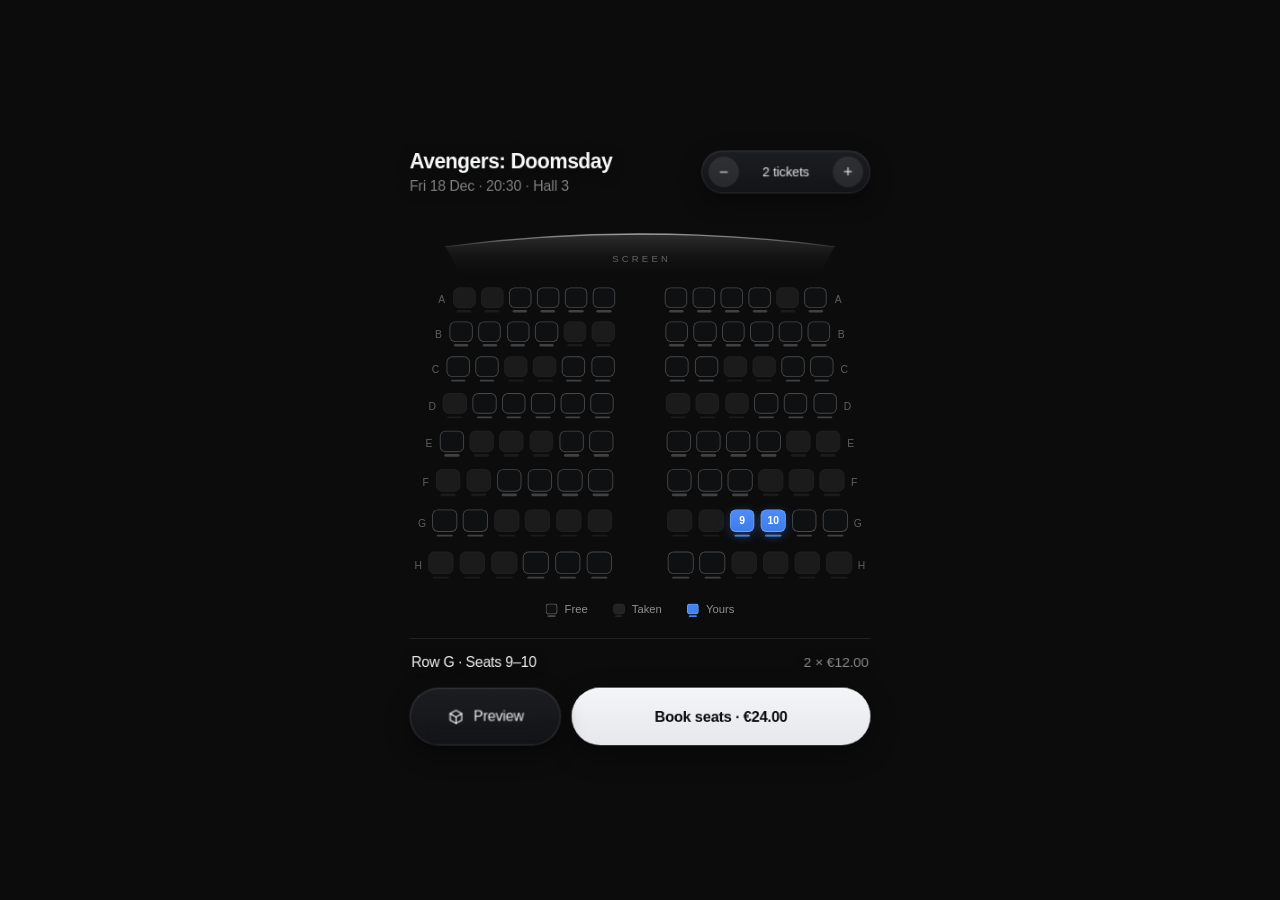
<file: cimine-chose-neon/index.html>
<!DOCTYPE html>
<html lang="en">
<head>
<meta charset="UTF-8" />
<meta name="viewport" content="width=device-width, initial-scale=1.0, maximum-scale=1.0, user-scalable=no, viewport-fit=cover" />
<meta name="theme-color" content="#0C0C0C" />
<meta name="apple-mobile-web-app-capable" content="yes" />
<meta name="apple-mobile-web-app-status-bar-style" content="black-translucent" />
<title>Cimine chose-neon — Avengers: Doomsday</title>
<style>
  *, *::before, *::after {
    box-sizing: border-box;
    margin: 0;
    padding: 0;
    user-select: none;
    -webkit-user-select: none;
  }

  html, body {
    width: 100%;
    height: 100%;
    overflow: hidden;
    background: #0C0C0C;
    color: #FFFFFF;
    font-family: 'Inter', -apple-system, BlinkMacSystemFont, 'Segoe UI', Roboto, Helvetica, Arial, sans-serif;
    -webkit-font-smoothing: antialiased;
    -moz-osx-font-smoothing: grayscale;
    touch-action: none;
  }

  /* Fullscreen WebGL canvas */
  #gl-canvas {
    position: fixed;
    inset: 0;
    width: 100vw;
    height: 100vh;
    display: block;
    z-index: 1;
    background: #0C0C0C;
  }

  /* Blackout veil that reveals the 3D theater during 0.0-0.8s */
  #theater-veil {
    position: fixed;
    inset: 0;
    background: #0C0C0C;
    z-index: 2;
    pointer-events: none;
    opacity: 1;
    will-change: opacity;
  }

  /* Look-around drag capture layer (active only in SEATED mode) */
  #look-layer {
    position: fixed;
    inset: 0;
    z-index: 3;
    pointer-events: none;
    cursor: grab;
  }
  #look-layer.active {
    pointer-events: auto;
  }
  #look-layer.dragging {
    cursor: grabbing;
  }

  /* 1000x1000 scaled design stage for the 2D seat map */
  #map-stage {
    position: fixed;
    width: 1000px;
    height: 1000px;
    left: 0;
    top: 0;
    transform-origin: 0 0;
    z-index: 5;
    pointer-events: none;
  }

  /* Screen arc + subtle glow + SCREEN label */
  #screen-arc-group {
    position: absolute;
    left: 0;
    top: 0;
    width: 1000px;
    height: 1000px;
    pointer-events: none;
    will-change: opacity;
  }

  #screen-label {
    position: absolute;
    left: 500px;
    top: 281px;
    transform: translateX(-50%);
    font-size: 10.5px;
    font-weight: 500;
    letter-spacing: 0.34em;
    text-indent: 0.34em;
    color: rgba(255, 255, 255, 0.34);
    pointer-events: none;
  }

  /* Seat grid layers inside 1000x1000 stage */
  #seats-layer {
    position: absolute;
    inset: 0;
    pointer-events: none;
  }

  #seats-static-layer,
  #seats-selected-layer,
  #seats-ghost-layer,
  #seats-drag-layer {
    position: absolute;
    inset: 0;
    pointer-events: none;
    will-change: opacity;
  }

  .row-label {
    position: absolute;
    transform: translate(-50%, -50%);
    font-size: 11.5px;
    font-weight: 500;
    color: rgba(255, 255, 255, 0.34);
    letter-spacing: 0.02em;
    pointer-events: none;
    width: 18px;
    text-align: center;
  }

  /* Individual seat unit: rounded square backrest + independent bottom short line */
  .seat-node {
    position: absolute;
    transform: translate(-50%, -50%);
    display: flex;
    flex-direction: column;
    align-items: center;
    justify-content: center;
    pointer-events: auto;
  }

  .seat-back {
    width: var(--sw, 27px);
    height: var(--sh, 24px);
    border-radius: 6.5px;
    display: flex;
    align-items: center;
    justify-content: center;
    font-size: 11.5px;
    font-weight: 600;
    line-height: 1;
    transition: background-color 0.16s ease, border-color 0.16s ease, box-shadow 0.16s ease, transform 0.14s ease;
    position: relative;
  }

  .seat-bar {
    width: calc(var(--sw, 27px) * 0.64);
    height: 2.5px;
    border-radius: 2px;
    margin-top: 2.5px;
    transition: background-color 0.16s ease, opacity 0.16s ease;
  }

  /* Free seat */
  .seat-node.free {
    cursor: pointer;
  }
  .seat-node.free .seat-back {
    background: #0F1012;
    border: 1.2px solid rgba(255, 255, 255, 0.24);
    color: transparent;
  }
  .seat-node.free .seat-bar {
    background: rgba(255, 255, 255, 0.22);
  }
  .seat-node.free:hover .seat-back {
    border-color: rgba(255, 255, 255, 0.48);
    background: #16181D;
  }
  .seat-node.free:hover .seat-bar {
    background: rgba(255, 255, 255, 0.42);
  }

  /* Taken seat */
  .seat-node.taken {
    cursor: default;
    pointer-events: none;
  }
  .seat-node.taken .seat-back {
    background: #1B1B1B;
    border: 1.2px solid #222224;
    color: transparent;
  }
  .seat-node.taken .seat-bar {
    background: #1B1B1B;
  }

  /* Selected seat (Yours) */
  .seat-node.selected {
    cursor: grab;
    z-index: 4;
    touch-action: none;
  }
  .seat-node.selected::before {
    content: '';
    position: absolute;
    inset: -7px;
  }
  .seat-node.selected:active {
    cursor: grabbing;
  }
  .seat-node.selected .seat-back {
    background: linear-gradient(180deg, #4D8CF7 0%, #3E7CEB 100%);
    border: 1.2px solid rgba(135, 184, 255, 0.55);
    color: #FFFFFF;
    box-shadow: 0 3px 12px rgba(65, 129, 240, 0.34);
  }
  .seat-node.selected .seat-bar {
    background: #4181F0;
    box-shadow: 0 0 8px rgba(65, 129, 240, 0.45);
  }
  .seat-node.selected:hover .seat-back {
    background: linear-gradient(180deg, #5895FA 0%, #4483F2 100%);
    box-shadow: 0 4px 16px rgba(65, 129, 240, 0.48);
  }

  /* Candidate target hollow blue outline while dragging */
  .seat-node.ghost {
    pointer-events: none;
    z-index: 3;
  }
  .seat-node.ghost .seat-back {
    background: rgba(65, 129, 240, 0.08);
    border: 1.5px solid #4181F0;
    color: transparent;
    box-shadow: 0 0 12px rgba(65, 129, 240, 0.25);
  }
  .seat-node.ghost .seat-bar {
    background: rgba(65, 129, 240, 0.72);
  }

  /* Lifted floating blue seats during drag */
  .drag-cluster {
    position: absolute;
    left: 0;
    top: 0;
    pointer-events: none;
    z-index: 20;
    will-change: transform;
  }
  .drag-cluster .seat-node.lifted {
    pointer-events: none;
  }
  .drag-cluster .seat-node.lifted .seat-back {
    background: linear-gradient(180deg, #5695FA 0%, #3E7EEB 100%);
    border: 1.3px solid rgba(168, 204, 255, 0.78);
    color: #FFFFFF;
    box-shadow: 0 12px 26px rgba(0, 0, 0, 0.65), 0 4px 18px rgba(65, 129, 240, 0.50);
  }
  .drag-cluster .seat-node.lifted .seat-bar {
    background: #4F8EF7;
    box-shadow: 0 4px 12px rgba(65, 129, 240, 0.55);
  }

  /* Floating white candidate tooltip pill above cursor (~25px) */
  #drag-tooltip {
    position: fixed;
    left: 0;
    top: 0;
    z-index: 40;
    pointer-events: none;
    padding: 5px 11px;
    border-radius: 999px;
    background: #F4F5F7;
    color: #0C0C0C;
    font-size: 12px;
    font-weight: 600;
    letter-spacing: -0.01em;
    white-space: nowrap;
    box-shadow: 0 8px 22px rgba(0, 0, 0, 0.58), 0 1px 2px rgba(0, 0, 0, 0.25);
    opacity: 0;
    transform-origin: 50% 100%;
    transform: translate(-50%, -100%) scale(calc(var(--tip-scale, 1) * 0.92));
    transition: opacity 0.14s ease, transform 0.14s ease;
    will-change: left, top, opacity, transform;
  }
  #drag-tooltip.visible {
    opacity: 1;
    transform: translate(-50%, -100%) scale(var(--tip-scale, 1));
  }

  /* Legend at y=678 */
  #legend-row {
    position: absolute;
    left: 500px;
    top: 678px;
    transform: translate(-50%, -50%);
    display: flex;
    align-items: center;
    gap: 28px;
    pointer-events: none;
    will-change: opacity;
  }
  .legend-item {
    display: flex;
    align-items: center;
    gap: 8px;
    font-size: 12.5px;
    font-weight: 500;
    color: rgba(255, 255, 255, 0.54);
  }
  .legend-icon {
    display: flex;
    flex-direction: column;
    align-items: center;
  }
  .legend-icon .lb {
    width: 13px;
    height: 11.5px;
    border-radius: 3.5px;
  }
  .legend-icon .ll {
    width: 8.5px;
    height: 1.8px;
    border-radius: 1px;
    margin-top: 1.5px;
  }
  .legend-icon.free .lb {
    background: #0F1012;
    border: 1.2px solid rgba(255, 255, 255, 0.30);
  }
  .legend-icon.free .ll {
    background: rgba(255, 255, 255, 0.26);
  }
  .legend-icon.taken .lb {
    background: #232326;
    border: 1px solid #2A2A2E;
  }
  .legend-icon.taken .ll {
    background: #232326;
  }
  .legend-icon.yours .lb {
    background: #4181F0;
    border: 1px solid rgba(135, 184, 255, 0.5);
  }
  .legend-icon.yours .ll {
    background: #4181F0;
  }

  /* Divider line at y=709 inside map stage */
  #map-divider {
    position: absolute;
    left: 244px;
    top: 709px;
    width: 512px;
    height: 1px;
    background: rgba(255, 255, 255, 0.10);
    pointer-events: none;
    will-change: opacity;
  }

  /* =========================================================
     Floating HUD Elements (smoothly animate between 1000x1000
     design coordinates and viewport-pinned preview positions)
     ========================================================= */
  .hud-block {
    position: fixed;
    left: 0;
    top: 0;
    transform-origin: 0 0;
    z-index: 15;
    will-change: transform;
  }

  /* Top-left movie header */
  #hud-header {
    pointer-events: none;
  }
  .movie-title {
    font-size: 23px;
    font-weight: 600;
    letter-spacing: -0.025em;
    line-height: 1.18;
    color: #F6F7F9;
    white-space: nowrap;
    text-shadow: 0 2px 14px rgba(0, 0, 0, 0.55);
  }
  .movie-meta {
    margin-top: 4px;
    font-size: 16px;
    font-weight: 400;
    letter-spacing: -0.01em;
    line-height: 1.25;
    color: rgba(255, 255, 255, 0.48);
    white-space: nowrap;
    text-shadow: 0 2px 12px rgba(0, 0, 0, 0.55);
  }

  /* Top-right ticket stepper pill: 188 x 48 px */
  #hud-stepper {
    width: 188px;
    height: 48px;
    border-radius: 24px;
    background: linear-gradient(180deg, rgba(31, 32, 37, 0.92) 0%, rgba(21, 22, 26, 0.92) 100%);
    border: 1px solid rgba(255, 255, 255, 0.095);
    box-shadow: 0 8px 26px rgba(0, 0, 0, 0.42), inset 0 1px 0 rgba(255, 255, 255, 0.06);
    backdrop-filter: blur(14px);
    -webkit-backdrop-filter: blur(14px);
    display: flex;
    align-items: center;
    justify-content: space-between;
    padding: 0 7px;
    pointer-events: auto;
  }

  .step-btn {
    width: 34px;
    height: 34px;
    border-radius: 50%;
    border: none;
    background: rgba(255, 255, 255, 0.085);
    color: rgba(255, 255, 255, 0.88);
    font-size: 18px;
    font-weight: 400;
    line-height: 1;
    display: flex;
    align-items: center;
    justify-content: center;
    cursor: pointer;
    transition: background-color 0.15s ease, color 0.15s ease, transform 0.12s ease;
  }
  .step-btn:hover:not(:disabled) {
    background: rgba(255, 255, 255, 0.15);
    color: #FFFFFF;
  }
  .step-btn:active:not(:disabled) {
    transform: scale(0.93);
  }
  .step-btn:disabled {
    opacity: 0.30;
    cursor: not-allowed;
  }

  #ticket-count-label {
    font-size: 14.5px;
    font-weight: 500;
    letter-spacing: -0.01em;
    color: rgba(255, 255, 255, 0.90);
    white-space: nowrap;
  }

  /* Bottom purchase dock: 512px wide */
  #hud-bottom {
    width: 512px;
    pointer-events: auto;
  }

  /* Mini seat map floating above the bottom dock in seated preview */
  #mini-map-wrap {
    position: absolute;
    left: 50%;
    bottom: 118px;
    transform: translateX(-50%) translateY(8px);
    width: 400px;
    height: 100px;
    overflow: hidden;
    pointer-events: none;
    opacity: 0;
    will-change: opacity, transform;
    background: radial-gradient(ellipse 68% 62% at 50% 50%, rgba(10, 11, 14, 0.62) 0%, rgba(10, 11, 14, 0.28) 58%, rgba(10, 11, 14, 0) 100%);
    -webkit-mask-image: linear-gradient(
      to bottom,
      transparent 0%,
      rgba(0, 0, 0, 0.45) 18%,
      rgba(0, 0, 0, 0.95) 36%,
      rgba(0, 0, 0, 1) 50%,
      rgba(0, 0, 0, 0.95) 64%,
      rgba(0, 0, 0, 0.45) 82%,
      transparent 100%
    );
    mask-image: linear-gradient(
      to bottom,
      transparent 0%,
      rgba(0, 0, 0, 0.45) 18%,
      rgba(0, 0, 0, 0.95) 36%,
      rgba(0, 0, 0, 1) 50%,
      rgba(0, 0, 0, 0.95) 64%,
      rgba(0, 0, 0, 0.45) 82%,
      transparent 100%
    );
  }
  #mini-map-wrap.interactive {
    pointer-events: auto;
  }

  #mini-map-track {
    position: absolute;
    left: 0;
    right: 0;
    top: 0;
    display: flex;
    flex-direction: column;
    align-items: center;
    gap: 7px;
    transition: transform 0.36s cubic-bezier(0.22, 1, 0.36, 1);
  }

  .mini-row {
    height: 24px;
    display: flex;
    align-items: center;
    justify-content: center;
    gap: 10px;
    transition: opacity 0.28s ease, filter 0.28s ease, transform 0.28s ease;
  }
  .mini-row.is-active {
    opacity: 1;
    filter: none;
  }
  .mini-row.is-near {
    opacity: 0.64;
    filter: blur(1.2px);
  }
  .mini-row.is-far {
    opacity: 0.24;
    filter: blur(2.4px);
  }

  .mini-row-label {
    width: 14px;
    text-align: center;
    font-size: 10px;
    font-weight: 600;
    color: rgba(255, 255, 255, 0.66);
    text-shadow: 0 1px 6px rgba(0, 0, 0, 0.9);
  }
  .mini-side {
    display: flex;
    align-items: center;
    gap: 4px;
  }
  .mini-aisle {
    width: 24px;
  }
  .mini-seat {
    display: flex;
    flex-direction: column;
    align-items: center;
    cursor: default;
  }
  .mini-row.is-active .mini-seat.free {
    cursor: pointer;
  }
  .mini-seat-back {
    width: 18px;
    height: 16px;
    border-radius: 4.5px;
    display: flex;
    align-items: center;
    justify-content: center;
    font-size: 9.5px;
    font-weight: 700;
    line-height: 1;
  }
  .mini-seat-bar {
    width: 11px;
    height: 1.8px;
    border-radius: 1px;
    margin-top: 1.8px;
  }
  .mini-seat.free .mini-seat-back {
    background: rgba(15, 16, 20, 0.56);
    border: 1.1px solid rgba(255, 255, 255, 0.42);
    color: transparent;
  }
  .mini-seat.free .mini-seat-bar {
    background: rgba(255, 255, 255, 0.36);
  }
  .mini-row.is-active .mini-seat.free:hover .mini-seat-back {
    border-color: rgba(255, 255, 255, 0.72);
    background: rgba(34, 38, 46, 0.82);
  }
  .mini-seat.taken .mini-seat-back {
    background: rgba(46, 48, 54, 0.72);
    border: 1px solid rgba(255, 255, 255, 0.12);
    color: transparent;
  }
  .mini-seat.taken .mini-seat-bar {
    background: rgba(46, 48, 54, 0.68);
  }
  .mini-seat.selected .mini-seat-back {
    background: linear-gradient(180deg, #5292FA 0%, #3E7EEB 100%);
    border: 1px solid rgba(175, 210, 255, 0.80);
    color: #FFFFFF;
    box-shadow: 0 2px 10px rgba(65, 129, 240, 0.60);
  }
  .mini-seat.selected .mini-seat-bar {
    background: #5594FA;
  }

  /* Summary info row above the 2 pill buttons */
  .summary-row {
    height: 36px;
    display: flex;
    align-items: center;
    justify-content: space-between;
    margin-bottom: 10px;
    padding: 0 2px;
  }
  #summary-seats {
    font-size: 16px;
    font-weight: 500;
    letter-spacing: -0.015em;
    color: #F2F3F5;
    text-shadow: 0 2px 12px rgba(0, 0, 0, 0.65);
  }
  #summary-price {
    font-size: 15.5px;
    font-weight: 400;
    letter-spacing: -0.01em;
    color: rgba(255, 255, 255, 0.50);
    text-shadow: 0 2px 12px rgba(0, 0, 0, 0.65);
  }

  /* Action buttons row: 168 + 12 + 332 = 512px, height 64px */
  .action-row {
    display: flex;
    align-items: center;
    gap: 12px;
    height: 64px;
  }

  #btn-preview {
    width: 168px;
    height: 64px;
    border-radius: 32px;
    border: 1px solid rgba(255, 255, 255, 0.14);
    background: linear-gradient(180deg, rgba(30, 31, 36, 0.90) 0%, rgba(20, 21, 25, 0.92) 100%);
    backdrop-filter: blur(14px);
    -webkit-backdrop-filter: blur(14px);
    color: #F3F4F6;
    font-family: inherit;
    font-size: 16px;
    font-weight: 500;
    letter-spacing: -0.01em;
    display: flex;
    align-items: center;
    justify-content: center;
    gap: 10px;
    cursor: pointer;
    box-shadow: 0 10px 28px rgba(0, 0, 0, 0.45), inset 0 1px 0 rgba(255, 255, 255, 0.06);
    transition: background 0.18s ease, border-color 0.18s ease, transform 0.14s ease;
  }
  #btn-preview:hover {
    border-color: rgba(255, 255, 255, 0.26);
    background: linear-gradient(180deg, rgba(40, 42, 48, 0.94) 0%, rgba(27, 28, 34, 0.95) 100%);
  }
  #btn-preview:active {
    transform: scale(0.975);
  }
  #btn-preview .icon-slot {
    width: 20px;
    height: 20px;
    display: inline-flex;
    align-items: center;
    justify-content: center;
    position: relative;
  }
  #btn-preview svg {
    position: absolute;
    transition: opacity 0.28s ease, transform 0.28s ease;
  }
  #icon-cube {
    opacity: 1;
    transform: scale(1);
  }
  #icon-grid {
    opacity: 0;
    transform: scale(0.75);
  }
  #btn-preview.is-seats #icon-cube {
    opacity: 0;
    transform: scale(0.75);
  }
  #btn-preview.is-seats #icon-grid {
    opacity: 1;
    transform: scale(1);
  }

  #btn-book {
    width: 332px;
    height: 64px;
    border-radius: 32px;
    border: none;
    background: linear-gradient(180deg, #F4F5F7 0%, #E7E8EC 100%);
    color: #0C0C0C;
    font-family: inherit;
    font-size: 16.5px;
    font-weight: 600;
    letter-spacing: -0.015em;
    display: flex;
    align-items: center;
    justify-content: center;
    cursor: pointer;
    box-shadow: 0 10px 30px rgba(0, 0, 0, 0.45), inset 0 1px 0 rgba(255, 255, 255, 0.85);
    transition: filter 0.16s ease, transform 0.14s ease, box-shadow 0.18s ease;
  }
  #btn-book:hover {
    filter: brightness(1.04);
    box-shadow: 0 12px 34px rgba(0, 0, 0, 0.55), 0 0 22px rgba(255, 255, 255, 0.12);
  }
  #btn-book:active {
    transform: scale(0.985);
  }

  /* Booking toast confirmation */
  #booking-toast {
    position: fixed;
    left: 50%;
    top: 28px;
    transform: translate(-50%, -18px);
    z-index: 60;
    padding: 12px 22px;
    border-radius: 999px;
    background: rgba(244, 245, 247, 0.96);
    color: #0C0C0C;
    font-size: 14px;
    font-weight: 600;
    letter-spacing: -0.01em;
    box-shadow: 0 14px 36px rgba(0, 0, 0, 0.6);
    pointer-events: none;
    opacity: 0;
    transition: opacity 0.28s ease, transform 0.28s cubic-bezier(0.22, 1, 0.36, 1);
  }
  #booking-toast.show {
    opacity: 1;
    transform: translate(-50%, 0);
  }

  /* Global dragging cursor override */
  body.is-dragging-seats,
  body.is-dragging-seats * {
    cursor: grabbing !important;
  }
</style>
</head>
<body>
  <canvas id="gl-canvas"></canvas>
  <div id="theater-veil"></div>
  <div id="look-layer" aria-label="Drag horizontally to look around the theater"></div>

  <!-- 1000 x 1000 scaled design canvas for the 2D seat map -->
  <div id="map-stage">
    <div id="screen-arc-group">
      <svg width="1000" height="1000" viewBox="0 0 1000 1000" fill="none" xmlns="http://www.w3.org/2000/svg">
        <defs>
          <linearGradient id="screenGlowGrad" x1="500" y1="260" x2="500" y2="314" gradientUnits="userSpaceOnUse">
            <stop offset="0%" stop-color="#FFFFFF" stop-opacity="0.14"/>
            <stop offset="42%" stop-color="#D8DCE6" stop-opacity="0.045"/>
            <stop offset="100%" stop-color="#0C0C0C" stop-opacity="0"/>
          </linearGradient>
          <linearGradient id="screenStrokeGrad" x1="284" y1="274" x2="716" y2="274" gradientUnits="userSpaceOnUse">
            <stop offset="0%" stop-color="#FFFFFF" stop-opacity="0.08"/>
            <stop offset="18%" stop-color="#FFFFFF" stop-opacity="0.38"/>
            <stop offset="50%" stop-color="#FFFFFF" stop-opacity="0.58"/>
            <stop offset="82%" stop-color="#FFFFFF" stop-opacity="0.38"/>
            <stop offset="100%" stop-color="#FFFFFF" stop-opacity="0.08"/>
          </linearGradient>
        </defs>
        <!-- Soft grey glow beneath the arc -->
        <path d="M 284 274 Q 500 246 716 274 L 694 316 Q 500 294 306 316 Z" fill="url(#screenGlowGrad)"/>
        <!-- Thin curved screen line: endpoints (284,274)-(716,274), apex (500,260) via control (500,246) -->
        <path d="M 284 274 Q 500 246 716 274" stroke="url(#screenStrokeGrad)" stroke-width="1.4" stroke-linecap="round"/>
      </svg>
      <div id="screen-label">SCREEN</div>
    </div>

    <div id="seats-layer">
      <div id="seats-static-layer"></div>
      <div id="seats-ghost-layer"></div>
      <div id="seats-selected-layer"></div>
      <div id="seats-drag-layer"></div>
    </div>

    <div id="legend-row">
      <div class="legend-item">
        <span class="legend-icon free"><span class="lb"></span><span class="ll"></span></span>
        <span>Free</span>
      </div>
      <div class="legend-item">
        <span class="legend-icon taken"><span class="lb"></span><span class="ll"></span></span>
        <span>Taken</span>
      </div>
      <div class="legend-item">
        <span class="legend-icon yours"><span class="lb"></span><span class="ll"></span></span>
        <span>Yours</span>
      </div>
    </div>

    <div id="map-divider"></div>
  </div>

  <!-- HUD Block 1: Movie Title & Showtime -->
  <div id="hud-header" class="hud-block">
    <div class="movie-title">Avengers: Doomsday</div>
    <div class="movie-meta">Fri 18 Dec · 20:30 · Hall 3</div>
  </div>

  <!-- HUD Block 2: Ticket Stepper Pill (188x48) -->
  <div id="hud-stepper" class="hud-block">
    <button id="btn-minus" class="step-btn" type="button" aria-label="Decrease tickets">−</button>
    <span id="ticket-count-label">2 tickets</span>
    <button id="btn-plus" class="step-btn" type="button" aria-label="Increase tickets">+</button>
  </div>

  <!-- HUD Block 3: Bottom Purchase Area + Mini Seat Map -->
  <div id="hud-bottom" class="hud-block">
    <div id="mini-map-wrap">
      <div id="mini-map-track"></div>
    </div>
    <div class="summary-row">
      <div id="summary-seats">Row G · Seats 9–10</div>
      <div id="summary-price">2 × €12.00</div>
    </div>
    <div class="action-row">
      <button id="btn-preview" type="button">
        <span class="icon-slot">
          <!-- Wireframe Cube Icon (Preview) -->
          <svg id="icon-cube" width="19" height="19" viewBox="0 0 24 24" fill="none" stroke="currentColor" stroke-width="1.65" stroke-linecap="round" stroke-linejoin="round">
            <path d="M12 2.8 20.2 7.5v9L12 21.2 3.8 16.5v-9L12 2.8z"/>
            <path d="M12 21.2V12"/>
            <path d="M20.2 7.5 12 12 3.8 7.5"/>
          </svg>
          <!-- Four-Square Grid Icon (Seats) -->
          <svg id="icon-grid" width="18" height="18" viewBox="0 0 24 24" fill="none" stroke="currentColor" stroke-width="1.75" stroke-linecap="round" stroke-linejoin="round">
            <rect x="3.5" y="3.5" width="7" height="7" rx="1.6"/>
            <rect x="13.5" y="3.5" width="7" height="7" rx="1.6"/>
            <rect x="3.5" y="13.5" width="7" height="7" rx="1.6"/>
            <rect x="13.5" y="13.5" width="7" height="7" rx="1.6"/>
          </svg>
        </span>
        <span id="btn-preview-label">Preview</span>
      </button>
      <button id="btn-book" type="button">Book seats · €24.00</button>
    </div>
  </div>

  <!-- Floating white pill showing candidate drop position while dragging -->
  <div id="drag-tooltip">Row F · 8–9</div>
  <div id="booking-toast">Seats reserved</div>

  <!-- Load local bundled Three.js r147 first (zero CDN dependency for mobile/offline), with CDN fallback -->
  <script src="./three.min.js"
          onerror="var s=document.createElement('script');s.src='https://cdn.jsdelivr.net/npm/three@0.147.0/build/three.min.js';s.onload=window.__bootCinemaApp;s.onerror=function(){var s2=document.createElement('script');s2.src='https://unpkg.com/three@0.147.0/build/three.min.js';s2.onload=window.__bootCinemaApp;document.head.appendChild(s2);};document.head.appendChild(s);"></script>

  <script>
  (function () {
    'use strict';

    function bootApp() {
      if (window.__cinemaBooted || typeof THREE === 'undefined') return;
      window.__cinemaBooted = true;

      /* =====================================================================
         1. EXACT CINEMA GEOMETRY & 3D-TO-2D PROJECTION CONSTANTS
            Solved so the 96 real 3D seat cushions project under the Overview
            Camera to rows y = [333, 371, 410, 451, 493, 536, 581, 628]
            within < 0.37px error on the 1000x1000 design canvas!
         ===================================================================== */
      const ROWS = ['A', 'B', 'C', 'D', 'E', 'F', 'G', 'H'];
      const SEATS_PER_ROW = 12;
      const TICKET_PRICE = 12.0;

      // Fixed taken seats distribution (exact match to specification)
      const TAKEN_MAP = {
        0: [1, 2, 11],                   // A: 1/2/11
        1: [5, 6],                       // B: 5/6
        2: [3, 4, 9, 10],                // C: 3/4/9/10
        3: [1, 7, 8, 9],                 // D: 1/7/8/9
        4: [2, 3, 4, 11, 12],            // E: 2/3/4/11/12
        5: [1, 2, 10, 11, 12],           // F: 1/2/10/11/12
        6: [3, 4, 5, 6, 7, 8],           // G: 3/4/5/6/7/8
        7: [1, 2, 3, 9, 10, 11, 12]      // H: 1/2/3/9/10/11/12
      };

      const isTaken = (r, c) => TAKEN_MAP[r].includes(c);

      // Physical boutique theater dimensions (meters)
      const GEOM = {
        zA: 3.80,             // Row A cushion center Z (screen is at z = 0)
        dz: 1.12,             // Row pitch
        floorA: 0.20,         // Row A platform floor Y
        dy: 0.22,             // Tier step height per row
        cushionOffsetY: 0.48, // Cushion top center above tier floor (yA = 0.68)
        eyeOffsetY: 1.21,     // Seated eye height above tier floor (lower third shows front seatbacks cleanly)
        dxSeat: 0.803,        // Seat horizontal center-to-center pitch
        aisleCenterGap: 2.069,// Center-to-center gap between seat 6 and seat 7
        hallHalfW: 6.35,      // Side wall X = ±6.35m (12.7m wide boutique hall)
        ceilingY: 7.05,       // Black acoustic ceiling height
        backWallZ: 14.35,     // Back wall behind Row H
        screenW: 9.20,        // 2.35:1 scope screen width (occupies ~70% viewport width from E5-6)
        screenH: 3.92,        // Screen height
        screenCenterY: 3.30,  // Screen vertical center (bottom y=1.34, top y=5.26)
        stageHeight: 0.56,    // Low dark matte stage beneath screen
        stageDepth: 1.75
      };

      // Overview camera parameters (exact sub-pixel match to 2D map)
      const OVERVIEW_CAM = {
        fovDesign: 48.001,
        pitchDeg: 76.015,
        y: 27.806,
        z: 15.000
      };

      function getSeatWorld(r, c) {
        // c is 1..12; left block 1..6, right block 7..12
        const halfAisle = GEOM.aisleCenterGap * 0.5;
        let x;
        if (c <= 6) {
          x = -(halfAisle + (6 - c) * GEOM.dxSeat);
        } else {
          x = halfAisle + (c - 7) * GEOM.dxSeat;
        }
        const floorY = GEOM.floorA + r * GEOM.dy;
        const y = floorY + GEOM.cushionOffsetY;
        const z = GEOM.zA + r * GEOM.dz;
        return { x, y, z, floorY };
      }

      // Project a 3D world point through OVERVIEW_CAM onto the 1000x1000 design canvas
      function projectOverviewDesign(x, y, z) {
        const p = THREE.MathUtils.degToRad(OVERVIEW_CAM.pitchDeg);
        const cp = Math.cos(p), sp = Math.sin(p);
        const py = y - OVERVIEW_CAM.y;
        const pz = z - OVERVIEW_CAM.z;
        const depth = -py * sp - pz * cp;
        const yView = py * cp - pz * sp;
        const f = 500.0 / Math.tan(THREE.MathUtils.degToRad(OVERVIEW_CAM.fovDesign * 0.5));
        return {
          x: 500.0 + (x / depth) * f,
          y: 500.0 - (yView / depth) * f,
          pxPerMeter: f / depth
        };
      }

      // Precompute all 96 seat layout records (3D world + exact 2D design projection)
      const SEATS = [];
      const SEAT_BY_RC = Array.from({ length: 8 }, () => new Array(13));
      const ROW_PROJ = [];

      for (let r = 0; r < 8; r++) {
        const wSample = getSeatWorld(r, 1);
        const pSample = projectOverviewDesign(wSample.x, wSample.y, wSample.z);
        const pRight = projectOverviewDesign(-wSample.x, wSample.y, wSample.z);
        ROW_PROJ.push({
          row: r,
          y: pSample.y,
          leftX: pSample.x,
          rightX: pRight.x,
          pxPerMeter: pSample.pxPerMeter
        });
        for (let c = 1; c <= 12; c++) {
          const w = getSeatWorld(r, c);
          const pr = projectOverviewDesign(w.x, w.y, w.z);
          // Match 3D cushion visual width (~0.64m * pxPerMeter => ~25.5px in A, ~27px in E, ~28.5px in H)
          const sw = Math.max(24.5, Math.min(29.0, 0.65 * pr.pxPerMeter));
          const sh = sw * 0.89;
          const rec = {
            r, c,
            side: c <= 6 ? 0 : 1,
            taken: isTaken(r, c),
            world: w,
            dx: pr.x,
            dy: pr.y,
            sw,
            sh
          };
          SEATS.push(rec);
          SEAT_BY_RC[r][c] = rec;
        }
      }

      /* =====================================================================
         2. APPLICATION STATE
         ===================================================================== */
      const state = {
        ticketCount: 2,
        selectedRow: 6,        // Row G (0-indexed)
        selectedCols: [9, 10], // Initial selection: G9, G10
        mode: 'MAP',           // 'MAP' | 'FLY_IN' | 'SEATED' | 'FLY_OUT'
        animTime: 0,           // 0..4.0 seconds
        animDir: 1,
        // Seated look-around
        lookYaw: 0,
        lookYawTarget: 0,
        lookPitchOffset: 0,
        lookPitchTarget: 0,
        hasLookedAround: false,
        // Seated camera shift smoothing (when changing seats via stepper/mini-map in preview)
        seatedCamPos: null,
        seatedCamYaw: 0,
        seatedCamPitch: 0,
        // Dragging seats state
        drag: {
          active: false,
          pointerId: null,
          grabOffsetX: 0,
          grabOffsetY: 0,
          clusterX: 0,
          clusterY: 0,
          candidate: null, // { r, cols }
          relSeats: []     // [{ col, ox, oy, sw, sh }]
        },
        // Viewport metrics
        vw: window.innerWidth,
        vh: window.innerHeight,
        designScale: 1,
        designOriginX: 0,
        designOriginY: 0
      };

      function getAllValidGroups(count) {
        const groups = [];
        for (let r = 0; r < 8; r++) {
          // Left side: 1..6, Right side: 7..12
          const blocks = [[1, 6], [7, 12]];
          for (const [start, end] of blocks) {
            for (let c0 = start; c0 <= end - count + 1; c0++) {
              let ok = true;
              const cols = [];
              for (let k = 0; k < count; k++) {
                if (isTaken(r, c0 + k)) { ok = false; break; }
                cols.push(c0 + k);
              }
              if (ok) {
                let cx = 0, cy = 0;
                for (const col of cols) {
                  cx += SEAT_BY_RC[r][col].dx;
                  cy += SEAT_BY_RC[r][col].dy;
                }
                cx /= count;
                cy /= count;
                groups.push({ r, cols, cx, cy });
              }
            }
          }
        }
        return groups;
      }

      function findNearestValidGroup(designX, designY, count) {
        const groups = getAllValidGroups(count);
        let best = null, bestD2 = Infinity;
        for (const g of groups) {
          const dx = g.cx - designX;
          const dy = g.cy - designY;
          const d2 = dx * dx + dy * dy;
          if (d2 < bestD2) {
            bestD2 = d2;
            best = g;
          }
        }
        return best;
      }

      function formatSeatRange(cols) {
        if (cols.length === 1) return `${cols[0]}`;
        return `${cols[0]}–${cols[cols.length - 1]}`;
      }

      function getSeatedTargetForSelection(r, cols) {
        let sx = 0, sz = 0, floorY = 0;
        for (const c of cols) {
          const w = SEAT_BY_RC[r][c].world;
          sx += w.x;
          sz += w.z;
          floorY += w.floorY;
        }
        sx /= cols.length;
        sz /= cols.length;
        floorY /= cols.length;

        const eyePos = new THREE.Vector3(sx, floorY + GEOM.eyeOffsetY, sz + 0.12);
        // Natural slight gaze toward screen center (x=0, y slightly below screen midpoint so lower third shows front seatbacks)
        const lookAt = new THREE.Vector3(sx * 0.10, GEOM.screenCenterY - 0.36, 0.0);
        const dir = new THREE.Vector3().subVectors(lookAt, eyePos).normalize();
        const yaw = Math.atan2(-dir.x, -dir.z);
        const pitch = Math.asin(THREE.MathUtils.clamp(dir.y, -0.95, 0.95));
        return { pos: eyePos, yaw, pitch };
      }

      /* =====================================================================
         3. PROCEDURAL TEXTURES (ALL GENERATED BY CODE)
         ===================================================================== */
      function createFabricNormalAndRoughness() {
        const size = 256;
        const cBump = document.createElement('canvas');
        cBump.width = cBump.height = size;
        const ctx = cBump.getContext('2d');
        ctx.fillStyle = '#808080';
        ctx.fillRect(0, 0, size, size);

        // Woven velvet / acoustic upholstery micro-grain
        const img = ctx.getImageData(0, 0, size, size);
        const d = img.data;
        let seed = 1337;
        const rand = () => {
          seed = (seed * 16807) % 2147483647;
          return (seed - 1) / 2147483646;
        };
        for (let y = 0; y < size; y++) {
          for (let x = 0; x < size; x++) {
            const idx = (y * size + x) * 4;
            const weave = ((x & 3) < 2 ? 8 : -8) * ((y & 3) < 2 ? 1 : -1);
            const grain = (rand() - 0.5) * 34;
            const v = Math.max(0, Math.min(255, 128 + weave + grain));
            d[idx] = d[idx + 1] = d[idx + 2] = v;
            d[idx + 3] = 255;
          }
        }
        ctx.putImageData(img, 0, 0);
        const tex = new THREE.CanvasTexture(cBump);
        tex.wrapS = tex.wrapT = THREE.RepeatWrapping;
        tex.repeat.set(3, 3);
        return tex;
      }

      function createCarpetTexture() {
        const size = 512;
        const c = document.createElement('canvas');
        c.width = c.height = size;
        const ctx = c.getContext('2d');
        ctx.fillStyle = '#151619';
        ctx.fillRect(0, 0, size, size);

        let seed = 9187;
        const rand = () => {
          seed = (seed * 16807) % 2147483647;
          return (seed - 1) / 2147483646;
        };
        const img = ctx.getImageData(0, 0, size, size);
        const d = img.data;
        for (let y = 0; y < size; y++) {
          for (let x = 0; x < size; x++) {
            const idx = (y * size + x) * 4;
            const rib = Math.sin(x * 0.45) * 2.5 + Math.sin(y * 0.15) * 1.5;
            const speckle = (rand() - 0.5) * 14;
            const base = 22 + rib + speckle;
            d[idx]     = Math.max(8, Math.min(48, base));
            d[idx + 1] = Math.max(8, Math.min(50, base + 0.5));
            d[idx + 2] = Math.max(10, Math.min(54, base + 2.2));
            d[idx + 3] = 255;
          }
        }
        ctx.putImageData(img, 0, 0);
        const tex = new THREE.CanvasTexture(c);
        tex.wrapS = tex.wrapT = THREE.RepeatWrapping;
        tex.repeat.set(6, 12);
        tex.encoding = THREE.sRGBEncoding;
        return tex;
      }

      function createAcousticWallTexture() {
        const w = 512, h = 512;
        const c = document.createElement('canvas');
        c.width = w; c.height = h;
        const ctx = c.getContext('2d');
        ctx.fillStyle = '#111215';
        ctx.fillRect(0, 0, w, h);

        // Subtle vertical acoustic slat ribs
        for (let x = 0; x < w; x += 16) {
          ctx.fillStyle = '#0B0C0E';
          ctx.fillRect(x, 0, 2, h);
          ctx.fillStyle = 'rgba(255,255,255,0.015)';
          ctx.fillRect(x + 2, 0, 2, h);
        }
        // Subtle noise
        let seed = 4242;
        const rand = () => { seed = (seed * 16807) % 2147483647; return (seed - 1) / 2147483646; };
        for (let i = 0; i < 6500; i++) {
          const x = rand() * w, y = rand() * h;
          const a = rand() * 0.035;
          ctx.fillStyle = `rgba(255,255,255,${a.toFixed(3)})`;
          ctx.fillRect(x, y, 2, 2);
        }
        const tex = new THREE.CanvasTexture(c);
        tex.wrapS = tex.wrapT = THREE.RepeatWrapping;
        tex.repeat.set(8, 2);
        tex.encoding = THREE.sRGBEncoding;
        return tex;
      }

      function createGlowTexture(innerColor, midColor) {
        const w = 128, h = 256;
        const c = document.createElement('canvas');
        c.width = w; c.height = h;
        const ctx = c.getContext('2d');
        ctx.clearRect(0, 0, w, h);

        // Horizontal Gaussian glow + soft vertical fade at tips
        const img = ctx.createImageData(w, h);
        const d = img.data;
        for (let y = 0; y < h; y++) {
          const ny = (y / (h - 1)) * 2 - 1; // -1..1
          const vMask = Math.pow(Math.max(0, 1 - Math.pow(Math.abs(ny), 3.4)), 1.5);
          for (let x = 0; x < w; x++) {
            const nx = (x / (w - 1)) * 2 - 1;
            const hGlow = Math.exp(-nx * nx * 6.8);
            const hCore = Math.exp(-nx * nx * 38.0);
            const a = Math.min(1, (hGlow * 0.72 + hCore * 0.65) * vMask);
            const mix = Math.min(1, hCore * 1.4);
            const r = innerColor[0] * mix + midColor[0] * (1 - mix);
            const g = innerColor[1] * mix + midColor[1] * (1 - mix);
            const b = innerColor[2] * mix + midColor[2] * (1 - mix);
            const idx = (y * w + x) * 4;
            d[idx] = r;
            d[idx + 1] = g;
            d[idx + 2] = b;
            d[idx + 3] = Math.round(a * 255);
          }
        }
        ctx.putImageData(img, 0, 0);
        const tex = new THREE.CanvasTexture(c);
        tex.encoding = THREE.sRGBEncoding;
        return tex;
      }

      function createRadialSpotTexture(r, g, b) {
        const s = 128;
        const c = document.createElement('canvas');
        c.width = c.height = s;
        const ctx = c.getContext('2d');
        const grad = ctx.createRadialGradient(s/2, s/2, 1, s/2, s/2, s/2);
        grad.addColorStop(0.0, `rgba(${r},${g},${b},1.0)`);
        grad.addColorStop(0.18, `rgba(${r},${g},${b},0.65)`);
        grad.addColorStop(0.50, `rgba(${r},${g},${b},0.16)`);
        grad.addColorStop(1.0, `rgba(${r},${g},${b},0.0)`);
        ctx.fillStyle = grad;
        ctx.fillRect(0, 0, s, s);
        const tex = new THREE.CanvasTexture(c);
        tex.encoding = THREE.sRGBEncoding;
        return tex;
      }

      /* ---------------------------------------------------------------------
         High-Resolution Procedural Movie Screen Artwork:
         "AVENGERS: DOOMSDAY"
         Deep emerald-green & obsidian faceted slanted metallic 'A' monolith,
         cold emerald light bleeding through precision armor seams,
         metallic italic silver-grey "AVENGERS" + bright wide-tracked "DOOMSDAY".
         --------------------------------------------------------------------- */
      function createAvengersDoomsdayScreenTexture() {
        const W = 2048, H = 870;
        const c = document.createElement('canvas');
        c.width = W; c.height = H;
        const ctx = c.getContext('2d');

        // 1. Deep cinematic dark-emerald atmosphere backdrop
        const bgGrad = ctx.createRadialGradient(W * 0.51, H * 0.48, 30, W * 0.50, H * 0.50, W * 0.62);
        bgGrad.addColorStop(0.00, '#0D3B24');
        bgGrad.addColorStop(0.28, '#072215');
        bgGrad.addColorStop(0.62, '#04100B');
        bgGrad.addColorStop(1.00, '#020404');
        ctx.fillStyle = bgGrad;
        ctx.fillRect(0, 0, W, H);

        // Volumetric diagonal cold-green light shafts behind the A monolith
        ctx.save();
        ctx.globalCompositeOperation = 'screen';
        const shafts = [
          { x1: W * 0.42, y1: 0, x2: W * 0.24, y2: H, w: 280, a: 0.16 },
          { x1: W * 0.56, y1: 0, x2: W * 0.44, y2: H, w: 360, a: 0.22 },
          { x1: W * 0.68, y1: 0, x2: W * 0.58, y2: H, w: 210, a: 0.13 },
          { x1: W * 0.50, y1: H * 0.46, x2: W * 0.85, y2: H * 0.22, w: 180, a: 0.11 }
        ];
        for (const sh of shafts) {
          const g = ctx.createLinearGradient(sh.x1, sh.y1, sh.x2, sh.y2);
          g.addColorStop(0, `rgba(26, 232, 126, 0)`);
          g.addColorStop(0.45, `rgba(38, 255, 146, ${sh.a})`);
          g.addColorStop(1, `rgba(12, 130, 74, 0)`);
          ctx.strokeStyle = g;
          ctx.lineWidth = sh.w;
          ctx.beginPath();
          ctx.moveTo(sh.x1, sh.y1);
          ctx.lineTo(sh.x2, sh.y2);
          ctx.stroke();
        }

        // Intense cold-green core glow positioned directly behind the armor cracks
        const coreGlow1 = ctx.createRadialGradient(W * 0.505, H * 0.46, 12, W * 0.505, H * 0.46, 470);
        coreGlow1.addColorStop(0.0, 'rgba(130, 255, 190, 0.82)');
        coreGlow1.addColorStop(0.18, 'rgba(42, 245, 140, 0.52)');
        coreGlow1.addColorStop(0.50, 'rgba(12, 125, 68, 0.18)');
        coreGlow1.addColorStop(1.0, 'rgba(0, 0, 0, 0)');
        ctx.fillStyle = coreGlow1;
        ctx.fillRect(0, 0, W, H);

        // Secondary seam glow near the crossbar arrow
        const coreGlow2 = ctx.createRadialGradient(W * 0.56, H * 0.58, 8, W * 0.56, H * 0.58, 280);
        coreGlow2.addColorStop(0.0, 'rgba(160, 255, 205, 0.72)');
        coreGlow2.addColorStop(0.35, 'rgba(30, 235, 128, 0.30)');
        coreGlow2.addColorStop(1.0, 'rgba(0, 0, 0, 0)');
        ctx.fillStyle = coreGlow2;
        ctx.fillRect(0, 0, W, H);
        ctx.restore();

        // 2. Monumental Faceted Metallic Slanted "A" Structure
        // Constructed from sharp dark-emerald & black bevelled metallic armor plates
        // with narrow illuminated seams between plates!
        ctx.save();
        ctx.translate(W * 0.50, H * 0.50);

        // Helper to draw a metallic faceted polygon with brushed sheen + cold-green rim
        function drawFacet(pts, c1, c2, c3, rimColor, rimAlpha) {
          ctx.save();
          ctx.beginPath();
          ctx.moveTo(pts[0][0], pts[0][1]);
          for (let i = 1; i < pts.length; i++) ctx.lineTo(pts[i][0], pts[i][1]);
          ctx.closePath();

          let minX = 1e9, minY = 1e9, maxX = -1e9, maxY = -1e9;
          for (const [px, py] of pts) {
            if (px < minX) minX = px; if (px > maxX) maxX = px;
            if (py < minY) minY = py; if (py > maxY) maxY = py;
          }
          const grad = ctx.createLinearGradient(minX, minY, maxX, maxY);
          grad.addColorStop(0.0, c1);
          grad.addColorStop(0.52, c2);
          grad.addColorStop(1.0, c3);
          ctx.fillStyle = grad;
          ctx.fill();

          // Subtle metallic brushed lines clipped inside facet
          ctx.clip();
          ctx.strokeStyle = 'rgba(170, 255, 210, 0.045)';
          ctx.lineWidth = 1.2;
          for (let s = -480; s < 480; s += 7) {
            ctx.beginPath();
            ctx.moveTo(minX - 60, minY + s);
            ctx.lineTo(maxX + 60, minY + s + 140);
            ctx.stroke();
          }

          // Specular ridge highlight
          ctx.strokeStyle = rimColor || `rgba(92, 255, 168, ${rimAlpha || 0.35})`;
          ctx.lineWidth = 2.2;
          ctx.beginPath();
          ctx.moveTo(pts[0][0], pts[0][1]);
          for (let i = 1; i < pts.length; i++) ctx.lineTo(pts[i][0], pts[i][1]);
          ctx.closePath();
          ctx.stroke();
          ctx.restore();
        }

        // Outer metallic broken ring arc (subtle architectural Doom/Avengers halo)
        ctx.save();
        ctx.strokeStyle = 'rgba(34, 155, 92, 0.24)';
        ctx.lineWidth = 24;
        ctx.beginPath();
        ctx.arc(0, 12, 345, -Math.PI * 0.88, -Math.PI * 0.24);
        ctx.stroke();
        ctx.beginPath();
        ctx.arc(0, 12, 345, Math.PI * 0.10, Math.PI * 0.72);
        ctx.stroke();

        // Dark beveled metallic ring fragments
        ctx.strokeStyle = '#09140F';
        ctx.lineWidth = 16;
        ctx.beginPath();
        ctx.arc(0, 12, 345, -Math.PI * 0.87, -Math.PI * 0.25);
        ctx.stroke();
        ctx.beginPath();
        ctx.arc(0, 12, 345, Math.PI * 0.11, Math.PI * 0.71);
        ctx.stroke();

        // Thin bright green inner ring rim
        ctx.strokeStyle = 'rgba(84, 255, 164, 0.48)';
        ctx.lineWidth = 2;
        ctx.beginPath();
        ctx.arc(0, 12, 336, -Math.PI * 0.85, -Math.PI * 0.27);
        ctx.stroke();
        ctx.beginPath();
        ctx.arc(0, 12, 336, Math.PI * 0.13, Math.PI * 0.69);
        ctx.stroke();
        ctx.restore();

        // Background giant diagonal dark metallic shards framing the composition
        drawFacet([[-780, -435], [-430, -435], [-660, 435], [-920, 435]], '#050B08', '#091811', '#030605', 'rgba(42,190,110,0.12)');
        drawFacet([[450, -435], [820, -435], [580, 435], [320, 435]], '#040907', '#081610', '#020504', 'rgba(42,190,110,0.12)');

        // --- MASSIVE SLANTED "A" MONOLITH ---
        // Left diagonal leg (split into upper/lower beveled facets with glowing green seam!)
        // Left leg outer dark facet (upper)
        drawFacet(
          [[18, -425], [108, -425], [-102, 58], [-192, 58]],
          '#0C2318', '#07140E', '#040907', 'rgba(85, 255, 165, 0.42)'
        );
        // Left leg inner lit bevel (upper)
        drawFacet(
          [[108, -425], [150, -390], [-52, 62], [-102, 58]],
          '#184D33', '#0D2B1D', '#07160F', 'rgba(130, 255, 190, 0.62)'
        );
        // Left leg lower split piece (separated by a glowing cold-green diagonal gap!)
        drawFacet(
          [[-202, 82], [-110, 82], [-270, 435], [-382, 435]],
          '#0B2016', '#06110C', '#030605', 'rgba(72, 245, 152, 0.46)'
        );
        drawFacet(
          [[-110, 82], [-58, 86], [-212, 435], [-270, 435]],
          '#1A5438', '#0C281B', '#05100B', 'rgba(135, 255, 195, 0.58)'
        );

        // Right vertical/slanted main pillar (split cleanly to let emerald energy bleed through!)
        // Upper right pillar
        drawFacet(
          [[122, -420], [216, -420], [188, -14], [100, -14]],
          '#103121', '#081A11', '#050D09', 'rgba(95, 255, 172, 0.52)'
        );
        drawFacet(
          [[216, -420], [268, -380], [234, -14], [188, -14]],
          '#07140E', '#040A07', '#020504', 'rgba(58, 220, 136, 0.28)'
        );
        // Lower right pillar (below the iconic Avengers crossbar arrow gap)
        drawFacet(
          [[92, 132], [182, 132], [156, 435], [58, 435]],
          '#123825', '#091D13', '#040B08', 'rgba(98, 255, 174, 0.48)'
        );
        drawFacet(
          [[182, 132], [230, 132], [208, 435], [156, 435]],
          '#06110C', '#030806', '#020403', 'rgba(52, 200, 120, 0.25)'
        );

        // Iconic Avengers Crossbar + Arrowhead cutting diagonally across the A
        drawFacet(
          [[-124, 24], [148, 24], [116, 72], [-150, 72]],
          '#1C5B3B', '#0E3120', '#071810', 'rgba(155, 255, 205, 0.72)'
        );
        drawFacet(
          [[-150, 72], [116, 72], [140, 114], [-174, 114]],
          '#091C13', '#050F0A', '#030705', 'rgba(78, 248, 158, 0.45)'
        );
        // Arrowhead tip piercing right through the pillar seam
        drawFacet(
          [[128, -4], [254, 68], [122, 138], [148, 68]],
          '#25704A', '#113A26', '#071B11', 'rgba(180, 255, 218, 0.85)'
        );

        // Glowing emerald laser-bright seams cutting through the gaps!
        ctx.save();
        ctx.globalCompositeOperation = 'screen';
        function drawSeamGlow(x1, y1, x2, y2, width, alpha) {
          ctx.lineCap = 'round';
          // Outer green bloom
          ctx.strokeStyle = `rgba(28, 245, 132, ${alpha * 0.42})`;
          ctx.lineWidth = width * 4.5;
          ctx.beginPath(); ctx.moveTo(x1, y1); ctx.lineTo(x2, y2); ctx.stroke();
          // Mid bright green
          ctx.strokeStyle = `rgba(92, 255, 168, ${alpha * 0.75})`;
          ctx.lineWidth = width * 1.8;
          ctx.beginPath(); ctx.moveTo(x1, y1); ctx.lineTo(x2, y2); ctx.stroke();
          // White-mint hot core
          ctx.strokeStyle = `rgba(225, 255, 238, ${alpha})`;
          ctx.lineWidth = width * 0.65;
          ctx.beginPath(); ctx.moveTo(x1, y1); ctx.lineTo(x2, y2); ctx.stroke();
        }
        // Horizontal seam on left leg
        drawSeamGlow(-208, 70, -52, 74, 5.5, 0.95);
        // Inner vertical seam along left leg bevel
        drawSeamGlow(110, -415, -96, 56, 3.2, 0.75);
        // Gap between upper right pillar and arrowhead
        drawSeamGlow(94, -12, 242, -12, 4.0, 0.85);
        // Diagonal glowing energy edge on arrowhead
        drawSeamGlow(130, -4, 254, 68, 4.5, 0.95);
        drawSeamGlow(254, 68, 122, 138, 4.5, 0.92);
        // Lower right pillar top seam
        drawSeamGlow(88, 128, 232, 128, 3.6, 0.78);
        // Inner diagonal back-light bleed along left leg lower half
        drawSeamGlow(-58, 86, -212, 428, 3.2, 0.68);
        ctx.restore();

        ctx.restore(); // end monolith centered transform

        // Subtle atmospheric mist band behind typography for clean legibility
        const midBand = ctx.createLinearGradient(0, H * 0.30, 0, H * 0.76);
        midBand.addColorStop(0.0, 'rgba(2, 8, 5, 0)');
        midBand.addColorStop(0.45, 'rgba(3, 10, 7, 0.42)');
        midBand.addColorStop(0.65, 'rgba(3, 10, 7, 0.46)');
        midBand.addColorStop(1.0, 'rgba(2, 8, 5, 0)');
        ctx.fillStyle = midBand;
        ctx.fillRect(0, H * 0.28, W, H * 0.50);

        // 3. Silver-Grey Italic Metallic Title: "AVENGERS"
        ctx.save();
        ctx.translate(W * 0.50, H * 0.515);
        ctx.transform(1, 0, -0.17, 1, 0, 0); // crisp heroic italic slant
        const titleText = 'AVENGERS';
        ctx.font = '900 176px "Inter", "Arial Black", "Impact", sans-serif';
        ctx.textAlign = 'center';
        ctx.textBaseline = 'middle';

        // Helper to draw tracked text
        function drawTrackedText(text, tracking, mode) {
          const chars = text.split('');
          let totalW = 0;
          const widths = chars.map(ch => {
            const w = ctx.measureText(ch).width;
            totalW += w;
            return w;
          });
          totalW += tracking * (chars.length - 1);
          let curX = -totalW * 0.5;
          for (let i = 0; i < chars.length; i++) {
            const cx = curX + widths[i] * 0.5;
            if (mode === 'fill') ctx.fillText(chars[i], cx, 0);
            else ctx.strokeText(chars[i], cx, 0);
            curX += widths[i] + tracking;
          }
        }

        // Deep dramatic drop shadow + slight emerald back-rim
        ctx.shadowColor = 'rgba(0, 0, 0, 0.88)';
        ctx.shadowBlur = 28;
        ctx.shadowOffsetX = 0;
        ctx.shadowOffsetY = 12;
        ctx.fillStyle = '#080C0B';
        drawTrackedText(titleText, 12, 'fill');

        // Crisp dark bevel extrude
        ctx.shadowColor = 'rgba(28, 220, 120, 0.25)';
        ctx.shadowBlur = 20;
        ctx.shadowOffsetY = 0;
        ctx.lineWidth = 7;
        ctx.strokeStyle = '#1B2226';
        drawTrackedText(titleText, 12, 'stroke');

        // Multi-stop brushed silver-steel metallic gradient
        const metalGrad = ctx.createLinearGradient(0, -88, 0, 88);
        metalGrad.addColorStop(0.00, '#F5F8FA');
        metalGrad.addColorStop(0.24, '#C6D0D9');
        metalGrad.addColorStop(0.46, '#7E8A96');
        metalGrad.addColorStop(0.51, '#4E5863');
        metalGrad.addColorStop(0.56, '#DCE4EC');
        metalGrad.addColorStop(0.80, '#A0ACB8');
        metalGrad.addColorStop(1.00, '#626D78');
        ctx.shadowBlur = 0;
        ctx.fillStyle = metalGrad;
        drawTrackedText(titleText, 12, 'fill');

        // Specular razor top highlight
        const topShine = ctx.createLinearGradient(0, -84, 0, 10);
        topShine.addColorStop(0, 'rgba(255, 255, 255, 0.72)');
        topShine.addColorStop(0.4, 'rgba(255, 255, 255, 0.0)');
        topShine.addColorStop(1, 'rgba(140, 255, 195, 0.14)');
        ctx.lineWidth = 2.0;
        ctx.strokeStyle = topShine;
        drawTrackedText(titleText, 12, 'stroke');
        ctx.restore();

        // 4. Bright Green Wide-Tracked Subtitle: "DOOMSDAY"
        ctx.save();
        // Subtle dark emerald legibility band behind DOOMSDAY
        const subBand = ctx.createRadialGradient(W * 0.50, H * 0.688, 20, W * 0.50, H * 0.688, 360);
        subBand.addColorStop(0.0, 'rgba(2, 10, 6, 0.72)');
        subBand.addColorStop(0.6, 'rgba(2, 10, 6, 0.25)');
        subBand.addColorStop(1.0, 'rgba(2, 10, 6, 0)');
        ctx.fillStyle = subBand;
        ctx.fillRect(W * 0.26, H * 0.61, W * 0.48, H * 0.16);

        ctx.translate(W * 0.50, H * 0.688);
        ctx.font = '600 44px "Inter", "Segoe UI", sans-serif';
        ctx.textAlign = 'center';
        ctx.textBaseline = 'middle';

        const subText = 'DOOMSDAY';
        const subTracking = 34;
        const subChars = subText.split('');
        let subTotal = 0;
        const subW = subChars.map(ch => {
          const w = ctx.measureText(ch).width;
          subTotal += w;
          return w;
        });
        subTotal += subTracking * (subChars.length - 1);

        // Outer neon-emerald glow pass
        ctx.shadowColor = 'rgba(32, 255, 136, 0.90)';
        ctx.shadowBlur = 24;
        ctx.fillStyle = '#38F28A';
        let sx = -subTotal * 0.5;
        for (let i = 0; i < subChars.length; i++) {
          ctx.fillText(subChars[i], sx + subW[i] * 0.5, 0);
          sx += subW[i] + subTracking;
        }
        // Crisp bright green-mint core pass
        ctx.shadowBlur = 7;
        ctx.shadowColor = 'rgba(130, 255, 190, 0.95)';
        ctx.fillStyle = '#84FFBA';
        sx = -subTotal * 0.5;
        for (let i = 0; i < subChars.length; i++) {
          ctx.fillText(subChars[i], sx + subW[i] * 0.5, 0);
          sx += subW[i] + subTracking;
        }
        ctx.restore();

        // 5. Subtle cinema vignette & delicate metallic dust motes
        ctx.save();
        let seed = 7771;
        const rand = () => { seed = (seed * 16807) % 2147483647; return (seed - 1) / 2147483646; };
        for (let i = 0; i < 180; i++) {
          const x = rand() * W;
          const y = rand() * H;
          const rad = 0.8 + rand() * 2.1;
          const al = 0.08 + rand() * 0.28;
          ctx.fillStyle = `rgba(120, 255, 185, ${al.toFixed(2)})`;
          ctx.beginPath();
          ctx.arc(x, y, rad, 0, Math.PI * 2);
          ctx.fill();
        }

        const vig = ctx.createRadialGradient(W * 0.5, H * 0.5, W * 0.25, W * 0.5, H * 0.5, W * 0.62);
        vig.addColorStop(0.0, 'rgba(0,0,0,0)');
        vig.addColorStop(0.75, 'rgba(0,0,0,0.22)');
        vig.addColorStop(1.0, 'rgba(0,0,0,0.68)');
        ctx.fillStyle = vig;
        ctx.fillRect(0, 0, W, H);
        ctx.restore();

        const tex = new THREE.CanvasTexture(c);
        tex.encoding = THREE.sRGBEncoding;
        tex.anisotropy = 8;
        return tex;
      }

      /* =====================================================================
         4. THREE.JS REAL-TIME 3D BOUTIQUE CINEMA SCENE
         ===================================================================== */
      const canvas = document.getElementById('gl-canvas');
      const renderer = new THREE.WebGLRenderer({
        canvas,
        antialias: true,
        powerPreference: 'high-performance',
        alpha: false
      });
      renderer.setPixelRatio(Math.min(window.devicePixelRatio || 1, 2));
      renderer.setClearColor(0x0C0C0C, 1);
      renderer.outputEncoding = THREE.sRGBEncoding;
      renderer.toneMapping = THREE.ACESFilmicToneMapping;
      renderer.toneMappingExposure = 1.04;

      const scene = new THREE.Scene();
      scene.background = new THREE.Color(0x0C0C0C);
      scene.fog = new THREE.FogExp2(0x090A0C, 0.017);

      const camera = new THREE.PerspectiveCamera(48, window.innerWidth / window.innerHeight, 0.12, 85);
      camera.rotation.order = 'YXZ';

      // Shared procedural maps
      const fabricBump = createFabricNormalAndRoughness();
      const carpetTex = createCarpetTexture();
      const wallTex = createAcousticWallTexture();
      const warmStripGlowTex = createGlowTexture([255, 240, 206], [255, 174, 88]);
      const wallWashTex = createGlowTexture([255, 214, 150], [255, 154, 68]);
      const spotGlowTex = createRadialSpotTexture(255, 204, 136);
      const greenFloorGlowTex = createRadialSpotTexture(34, 214, 118);
      const screenTex = createAvengersDoomsdayScreenTexture();

      /* --- Lighting (Boutique dark exposure, warm tungsten wall strips + localized cool emerald screen bounce) --- */
      const hemiLight = new THREE.HemisphereLight(0x2a292b, 0x0b0b0d, 0.36);
      scene.add(hemiLight);

      // Gentle neutral-warm overhead fill (preserves subtle velvet sheen on seat crowns without washing blacks)
      const topFill = new THREE.DirectionalLight(0xe6e0d8, 0.22);
      topFill.position.set(0, 18, 9);
      scene.add(topFill);

      // Localized screen cool-green bounce light (kissing the front stage & front rows only — never tinting rear walls/ceiling green)
      const screenBounceCenter = new THREE.PointLight(0x22c874, 0.72, 8.6, 2.0);
      screenBounceCenter.position.set(0, 3.15, 1.55);
      scene.add(screenBounceCenter);

      const screenBounceLow = new THREE.PointLight(0x189c58, 0.56, 7.0, 2.0);
      screenBounceLow.position.set(0, 1.35, 1.85);
      scene.add(screenBounceLow);

      // Warm tungsten wall sconce lights along left and right walls (giving velvety warm rim on seatbacks & walls)
      const wallLightZ = [3.2, 7.2, 11.2];
      for (const lz of wallLightZ) {
        for (const side of [-1, 1]) {
          const pl = new THREE.PointLight(0xffbd72, 0.84, 8.8, 1.9);
          pl.position.set(side * (GEOM.hallHalfW - 0.65), 3.10 + (lz - 3.2) * 0.12, lz);
          scene.add(pl);
        }
      }

      /* --- Architecture: Tiered Flooring, Center Carpet Aisle, Front Platform --- */
      const carpetMat = new THREE.MeshStandardMaterial({
        map: carpetTex,
        bumpMap: fabricBump,
        bumpScale: 0.015,
        roughness: 0.93,
        metalness: 0.02
      });

      const aisleCarpetMat = new THREE.MeshStandardMaterial({
        map: carpetTex,
        color: 0x22242a,
        bumpMap: fabricBump,
        bumpScale: 0.012,
        roughness: 0.92,
        metalness: 0.02
      });

      const riserEdgeMat = new THREE.MeshStandardMaterial({
        color: 0x16171b,
        roughness: 0.75,
        metalness: 0.12
      });

      const stepStripMat = new THREE.MeshBasicMaterial({
        color: 0x997852,
        transparent: true,
        opacity: 0.34
      });

      const hallGroup = new THREE.Group();
      scene.add(hallGroup);

      // Main front floor (z = 0 to Row A front)
      const frontFloor = new THREE.Mesh(
        new THREE.PlaneGeometry(GEOM.hallHalfW * 2 + 0.4, GEOM.zA + 0.6),
        carpetMat
      );
      frontFloor.rotation.x = -Math.PI / 2;
      frontFloor.position.set(0, 0.02, (GEOM.zA + 0.2) * 0.5);
      hallGroup.add(frontFloor);

      // Left & Right tiered seating platforms + Central stepped carpet aisle
      const aisleNetW = GEOM.aisleCenterGap - 0.68; // ~1.39m central carpet walkway
      const blockW = GEOM.hallHalfW - aisleNetW * 0.5;
      const blockCenterX = aisleNetW * 0.5 + blockW * 0.5;

      for (let r = 0; r < 8; r++) {
        const floorY = GEOM.floorA + r * GEOM.dy;
        const zCenter = GEOM.zA + r * GEOM.dz + 0.04;
        const depth = r === 7 ? GEOM.backWallZ - (zCenter - GEOM.dz * 0.5) : GEOM.dz + 0.02;
        const zBox = r === 7 ? (zCenter - GEOM.dz * 0.5) + depth * 0.5 : zCenter;

        // Left & right tiered risers
        const tierGeo = new THREE.BoxGeometry(blockW, floorY + 0.1, depth);
        for (const side of [-1, 1]) {
          const tier = new THREE.Mesh(tierGeo, carpetMat);
          tier.position.set(side * blockCenterX, (floorY - 0.1) * 0.5, zBox);
          hallGroup.add(tier);
        }

        // Central dark-grey carpet aisle step matching the tier elevation
        const aisleStepGeo = new THREE.BoxGeometry(aisleNetW, floorY + 0.1, depth);
        const aisleStep = new THREE.Mesh(aisleStepGeo, aisleCarpetMat);
        aisleStep.position.set(0, (floorY - 0.1) * 0.5, zBox);
        hallGroup.add(aisleStep);

        // Subtle warm step nosing along the aisle edges (very understated luxury detail)
        const noseZ = zCenter - GEOM.dz * 0.5 + 0.01;
        const noseBar = new THREE.Mesh(new THREE.BoxGeometry(aisleNetW - 0.12, 0.014, 0.025), stepStripMat);
        noseBar.position.set(0, floorY + 0.006, noseZ);
        hallGroup.add(noseBar);

        // Thin dark trim separating aisle and seat blocks
        for (const side of [-1, 1]) {
          const trim = new THREE.Mesh(new THREE.BoxGeometry(0.035, 0.02, depth), riserEdgeMat);
          trim.position.set(side * (aisleNetW * 0.5), floorY + 0.008, zBox);
          hallGroup.add(trim);
        }
      }

      /* --- Low Dark Stage Platform Beneath the Screen --- */
      const stageMat = new THREE.MeshStandardMaterial({
        color: 0x131418,
        roughness: 0.62,
        metalness: 0.14
      });
      const stageMesh = new THREE.Mesh(
        new THREE.BoxGeometry(GEOM.hallHalfW * 2, GEOM.stageHeight, GEOM.stageDepth),
        stageMat
      );
      stageMesh.position.set(0, GEOM.stageHeight * 0.5, GEOM.stageDepth * 0.5 - 0.1);
      hallGroup.add(stageMesh);

      // Subtle emerald-green screen reflection glow resting softly on the stage top
      const stageGlow = new THREE.Mesh(
        new THREE.PlaneGeometry(GEOM.screenW * 1.05, GEOM.stageDepth * 1.15),
        new THREE.MeshBasicMaterial({
          map: greenFloorGlowTex,
          transparent: true,
          opacity: 0.16,
          blending: THREE.AdditiveBlending,
          depthWrite: false
        })
      );
      stageGlow.rotation.x = -Math.PI / 2;
      stageGlow.position.set(0, GEOM.stageHeight + 0.008, GEOM.stageDepth * 0.55);
      hallGroup.add(stageGlow);

      /* --- Cinema Screen + Matte Black Acoustic Frame --- */
      const frameMat = new THREE.MeshStandardMaterial({
        color: 0x060607,
        roughness: 0.95,
        metalness: 0.04
      });
      // Full front baffle wall behind screen
      const frontWall = new THREE.Mesh(
        new THREE.PlaneGeometry(GEOM.hallHalfW * 2 + 0.6, GEOM.ceilingY + 0.5),
        frameMat
      );
      frontWall.position.set(0, GEOM.ceilingY * 0.5, -0.08);
      hallGroup.add(frontWall);

      // Sleek dark surround bezel around screen
      const bezelMesh = new THREE.Mesh(
        new THREE.BoxGeometry(GEOM.screenW + 0.34, GEOM.screenH + 0.30, 0.10),
        frameMat
      );
      bezelMesh.position.set(0, GEOM.screenCenterY, -0.02);
      hallGroup.add(bezelMesh);

      // Illuminated cinema screen surface
      const screenMat = new THREE.MeshBasicMaterial({
        map: screenTex,
        toneMapped: true
      });
      const screenMesh = new THREE.Mesh(
        new THREE.PlaneGeometry(GEOM.screenW, GEOM.screenH),
        screenMat
      );
      screenMesh.position.set(0, GEOM.screenCenterY, 0.04);
      hallGroup.add(screenMesh);

      // Subtle cold-green ambient halo behind the screen bezel onto front wall
      const screenHalo = new THREE.Mesh(
        new THREE.PlaneGeometry(GEOM.screenW * 1.24, GEOM.screenH * 1.38),
        new THREE.MeshBasicMaterial({
          map: greenFloorGlowTex,
          transparent: true,
          opacity: 0.14,
          blending: THREE.AdditiveBlending,
          depthWrite: false
        })
      );
      screenHalo.position.set(0, GEOM.screenCenterY, -0.06);
      hallGroup.add(screenHalo);

      /* --- Dark Acoustic Side Walls + Dense Perspective Warm-White Vertical Light Strips --- */
      const sideWallMat = new THREE.MeshStandardMaterial({
        map: wallTex,
        color: 0x16171c,
        roughness: 0.90,
        metalness: 0.05
      });

      const hallDepth = GEOM.backWallZ + 0.4;
      const sideWallGeo = new THREE.PlaneGeometry(hallDepth, GEOM.ceilingY + 0.2);

      const leftWall = new THREE.Mesh(sideWallGeo, sideWallMat);
      leftWall.rotation.y = Math.PI / 2;
      leftWall.position.set(-GEOM.hallHalfW, GEOM.ceilingY * 0.5, hallDepth * 0.5 - 0.15);
      hallGroup.add(leftWall);

      const rightWall = new THREE.Mesh(sideWallGeo, sideWallMat);
      rightWall.rotation.y = -Math.PI / 2;
      rightWall.position.set(GEOM.hallHalfW, GEOM.ceilingY * 0.5, hallDepth * 0.5 - 0.15);
      hallGroup.add(rightWall);

      // Back wall (FrontSide facing -Z, so invisible from outside Z > 14.35 during overview)
      const backWall = new THREE.Mesh(
        new THREE.PlaneGeometry(GEOM.hallHalfW * 2 + 0.4, GEOM.ceilingY + 0.2),
        sideWallMat
      );
      backWall.rotation.y = Math.PI;
      backWall.position.set(0, GEOM.ceilingY * 0.5, GEOM.backWallZ);
      hallGroup.add(backWall);

      // Dense warm-white vertical light strips along both side walls:
      // Shorter & more tightly packed toward the screen -> powerful architectural perspective!
      const STRIP_COUNT = 16;
      const stripCoreMat = new THREE.MeshBasicMaterial({
        color: 0xFFE9C6
      });
      const stripRecessMat = new THREE.MeshStandardMaterial({
        color: 0x09090b,
        roughness: 0.9
      });
      const stripHaloMat = new THREE.MeshBasicMaterial({
        map: warmStripGlowTex,
        transparent: true,
        opacity: 0.66,
        blending: THREE.AdditiveBlending,
        depthWrite: false,
        side: THREE.DoubleSide
      });
      const stripWashMat = new THREE.MeshBasicMaterial({
        map: wallWashTex,
        transparent: true,
        opacity: 0.25,
        blending: THREE.AdditiveBlending,
        depthWrite: false
      });

      for (const side of [-1, 1]) {
        const wallX = side * GEOM.hallHalfW;
        const inward = -side; // +1 for left wall, -1 for right wall

        for (let i = 0; i < STRIP_COUNT; i++) {
          // t=0 near screen, t=1 near back audience rows
          const t = i / (STRIP_COUNT - 1);
          // Nonlinear spacing: tight near screen, progressively wider toward back rows
          const z = 1.25 + 11.75 * Math.pow(t, 1.38);

          // Floor elevation at this Z
          const rowFrac = THREE.MathUtils.clamp((z - GEOM.zA) / (7 * GEOM.dz), 0, 1);
          const localFloor = GEOM.floorA + rowFrac * 7 * GEOM.dy;

          // Strip length shortens smoothly toward the screen (3.85m near rear -> 1.85m near screen)
          const stripH = 1.85 + 2.05 * Math.pow(t, 0.92);
          const stripBottom = localFloor + 0.95 + 0.12 * (1 - t);
          const stripCenterY = stripBottom + stripH * 0.5;

          // Subtle architectural vertical acoustic rib/recess
          const rib = new THREE.Mesh(
            new THREE.BoxGeometry(0.06, stripH + 0.18, 0.11),
            stripRecessMat
          );
          rib.position.set(wallX + inward * 0.02, stripCenterY, z);
          hallGroup.add(rib);

          // Thin bright warm-white luminous filament
          const coreW = 0.022 + 0.010 * t;
          const core = new THREE.Mesh(
            new THREE.BoxGeometry(0.018, stripH, coreW),
            stripCoreMat
          );
          core.position.set(wallX + inward * 0.052, stripCenterY, z);
          hallGroup.add(core);

          // Soft blooming halo right over the strip
          const haloPlane = new THREE.Mesh(
            new THREE.PlaneGeometry(0.28 + 0.10 * t, stripH * 1.12),
            stripHaloMat
          );
          haloPlane.rotation.y = side === -1 ? Math.PI / 2 : -Math.PI / 2;
          haloPlane.position.set(wallX + inward * 0.075, stripCenterY, z);
          hallGroup.add(haloPlane);

          // Soft warm wash on the dark acoustic wall behind each strip
          const washPlane = new THREE.Mesh(
            new THREE.PlaneGeometry(0.66 + 0.24 * t, stripH * 1.26),
            stripWashMat
          );
          washPlane.rotation.y = side === -1 ? Math.PI / 2 : -Math.PI / 2;
          washPlane.position.set(wallX + inward * 0.015, stripCenterY, z);
          hallGroup.add(washPlane);
        }
      }

      /* --- Matte Black Ceiling + Sparse Warm Recessed Spotlights ---
         FrontSide facing -Y, plus opacity fade when camera is above ceiling during overview! */
      const ceilingGroup = new THREE.Group();
      scene.add(ceilingGroup);

      const ceilingMat = new THREE.MeshStandardMaterial({
        color: 0x070709,
        roughness: 0.96,
        metalness: 0.02,
        transparent: true,
        opacity: 1
      });
      const ceilingMesh = new THREE.Mesh(
        new THREE.PlaneGeometry(GEOM.hallHalfW * 2 + 0.4, hallDepth + 0.4),
        ceilingMat
      );
      ceilingMesh.rotation.x = Math.PI / 2; // faces downward (-Y)
      ceilingMesh.position.set(0, GEOM.ceilingY, hallDepth * 0.5 - 0.1);
      ceilingGroup.add(ceilingMesh);

      const ceilingSpotMats = [];
      const spotPositions = [
        [-2.5, 2.5], [2.5, 2.5],
        [-2.5, 5.6], [2.5, 5.6],
        [-2.5, 9.2], [2.5, 9.2],
        [-2.5, 12.2], [2.5, 12.2]
      ];
      for (const [sx, sz] of spotPositions) {
        const bulbMat = new THREE.MeshBasicMaterial({
          color: 0xFFD292,
          transparent: true,
          opacity: 0.78
        });
        ceilingSpotMats.push(bulbMat);
        const bulb = new THREE.Mesh(new THREE.CircleGeometry(0.068, 20), bulbMat);
        bulb.rotation.x = Math.PI / 2;
        bulb.position.set(sx, GEOM.ceilingY - 0.015, sz);
        ceilingGroup.add(bulb);

        const glowMat = new THREE.MeshBasicMaterial({
          map: spotGlowTex,
          transparent: true,
          opacity: 0.36,
          blending: THREE.AdditiveBlending,
          depthWrite: false
        });
        ceilingSpotMats.push(glowMat);
        const glow = new THREE.Mesh(new THREE.PlaneGeometry(0.92, 0.92), glowMat);
        glow.rotation.x = Math.PI / 2;
        glow.position.set(sx, GEOM.ceilingY - 0.025, sz);
        ceilingGroup.add(glow);
      }

      /* --- 96 Boutique Plush Charcoal Fabric Cinema Seats (High-Detail Shared Geometry) --- */
      function buildRoundedBoxGeometry(w, h, d, r, bevelSegs) {
        // Extrude a rounded rectangle in XY and center along Z with smooth bevel
        const hw = w * 0.5 - r;
        const hh = h * 0.5 - r;
        const shape = new THREE.Shape();
        shape.moveTo(-hw, -hh - r);
        shape.lineTo(hw, -hh - r);
        shape.quadraticCurveTo(hw + r, -hh - r, hw + r, -hh);
        shape.lineTo(hw + r, hh);
        shape.quadraticCurveTo(hw + r, hh + r, hw, hh + r);
        shape.lineTo(-hw, hh + r);
        shape.quadraticCurveTo(-hw - r, hh + r, -hw - r, hh);
        shape.lineTo(-hw - r, -hh);
        shape.quadraticCurveTo(-hw - r, -hh - r, -hw, -hh - r);

        const bevel = Math.min(r * 0.72, d * 0.34);
        const geo = new THREE.ExtrudeGeometry(shape, {
          depth: Math.max(0.01, d - bevel * 2),
          bevelEnabled: true,
          bevelThickness: bevel,
          bevelSize: bevel,
          bevelSegments: bevelSegs || 4,
          curveSegments: 8
        });
        geo.center();
        return geo;
      }

      function buildPlushSeatbackGeometry() {
        // Wide, plush rounded-top cinema backrest (width 0.64m, height 0.78m, thickness 0.16m)
        const geo = buildRoundedBoxGeometry(0.64, 0.76, 0.165, 0.11, 5);
        // Gently curve the backrest crown and bolster edges for authentic boutique velvet highlights
        const pos = geo.attributes.position;
        for (let i = 0; i < pos.count; i++) {
          let x = pos.getX(i);
          let y = pos.getY(i);
          let z = pos.getZ(i);
          const nx = x / 0.32;
          const ny = y / 0.38;
          // Slight ergonomic wrap-around curve (edges curve slightly forward toward -Z)
          z -= nx * nx * 0.026;
          // Slight pillow puffiness in center of upper headrest
          if (z < 0) z -= Math.max(0, 1 - nx * nx) * Math.max(0, 0.5 + ny * 0.5) * 0.018;
          // Subtle taper at top corners for soft silhouette
          const topTaper = 1.0 - Math.max(0, ny) * 0.045;
          x *= topTaper;
          pos.setXYZ(i, x, y, z);
        }
        geo.computeVertexNormals();
        return geo;
      }

      const seatBackGeo = buildPlushSeatbackGeometry();
      const seatCushionGeo = buildRoundedBoxGeometry(0.62, 0.16, 0.58, 0.075, 4);
      const seatArmGeo = buildRoundedBoxGeometry(0.088, 0.11, 0.52, 0.036, 3);
      const seatPedestalGeo = new THREE.BoxGeometry(0.46, 0.36, 0.32);

      // Materials: dark charcoal plush velvet with subtle micro-sheen
      const fabricBackMat = new THREE.MeshStandardMaterial({
        color: 0x1b1c20,
        bumpMap: fabricBump,
        bumpScale: 0.012,
        roughness: 0.84,
        metalness: 0.04
      });

      const fabricBackTakenMat = new THREE.MeshStandardMaterial({
        color: 0x141519,
        bumpMap: fabricBump,
        bumpScale: 0.012,
        roughness: 0.87,
        metalness: 0.03
      });

      const fabricCushionFreeMat = new THREE.MeshStandardMaterial({
        color: 0x18191e,
        bumpMap: fabricBump,
        bumpScale: 0.012,
        roughness: 0.84,
        metalness: 0.04
      });

      const fabricCushionTakenMat = new THREE.MeshStandardMaterial({
        color: 0x121317,
        bumpMap: fabricBump,
        bumpScale: 0.012,
        roughness: 0.88,
        metalness: 0.03
      });

      // Signature rich #4181F0 plush blue cushion (calibrated for ACES tone mapping so it stays vivid royal blue, not pastel!)
      const fabricCushionSelectedMat = new THREE.MeshStandardMaterial({
        color: 0x2668f0,
        emissive: 0x1852d6,
        emissiveIntensity: 0.48,
        bumpMap: fabricBump,
        bumpScale: 0.010,
        roughness: 0.72,
        metalness: 0.05
      });

      const fabricArmMat = new THREE.MeshStandardMaterial({
        color: 0x14151a,
        bumpMap: fabricBump,
        bumpScale: 0.009,
        roughness: 0.82,
        metalness: 0.06
      });

      const seatPedestalMat = new THREE.MeshStandardMaterial({
        color: 0x0c0d10,
        roughness: 0.72,
        metalness: 0.25
      });

      // Use InstancedMesh for static seatbacks, arms, pedestals -> super crisp & ultra-fast 60fps
      const count96 = SEATS.length;
      const instBack = new THREE.InstancedMesh(seatBackGeo, fabricBackMat, count96);
      const instArmL = new THREE.InstancedMesh(seatArmGeo, fabricArmMat, count96);
      const instArmR = new THREE.InstancedMesh(seatArmGeo, fabricArmMat, count96);
      const instBase = new THREE.InstancedMesh(seatPedestalGeo, seatPedestalMat, count96);

      const cushionMeshes = [];
      const dummy = new THREE.Object3D();

      SEATS.forEach((s, idx) => {
        const { x, y, z, floorY } = s.world;

        // 1. Individual cushion mesh positioned cleanly under the 2D seat footprint so full square cushion shows in overview!
        const cushion = new THREE.Mesh(
          seatCushionGeo,
          s.taken ? fabricCushionTakenMat : fabricCushionFreeMat
        );
        cushion.position.set(x, y - 0.02, z - 0.03);
        scene.add(cushion);
        cushionMeshes.push(cushion);

        // 2. Plush tall backrest positioned cleanly behind the cushion (+Z = bottom edge in overview!)
        dummy.position.set(x, floorY + 0.75, z + 0.315);
        dummy.rotation.set(-0.14, 0, 0); // subtle reclined lounge tilt
        dummy.scale.set(1, 1, 1);
        dummy.updateMatrix();
        instBack.setMatrixAt(idx, dummy.matrix);

        // 3. Left & right upholstered armrests
        dummy.rotation.set(0, 0, 0);
        dummy.position.set(x - 0.345, floorY + 0.62, z + 0.04);
        dummy.updateMatrix();
        instArmL.setMatrixAt(idx, dummy.matrix);

        dummy.position.set(x + 0.345, floorY + 0.62, z + 0.04);
        dummy.updateMatrix();
        instArmR.setMatrixAt(idx, dummy.matrix);

        // 4. Support base pedestal
        dummy.position.set(x, floorY + 0.20, z + 0.06);
        dummy.updateMatrix();
        instBase.setMatrixAt(idx, dummy.matrix);
      });

      instBack.instanceMatrix.needsUpdate = true;
      instArmL.instanceMatrix.needsUpdate = true;
      instArmR.instanceMatrix.needsUpdate = true;
      instBase.instanceMatrix.needsUpdate = true;

      scene.add(instBack, instArmL, instArmR, instBase);

      // Update which 3D seat cushions glow blue to match the active selected seats
      function sync3DSelectedSeats() {
        for (let i = 0; i < SEATS.length; i++) {
          const s = SEATS[i];
          const isSel = s.r === state.selectedRow && state.selectedCols.includes(s.c);
          if (isSel) {
            cushionMeshes[i].material = fabricCushionSelectedMat;
          } else {
            cushionMeshes[i].material = s.taken ? fabricCushionTakenMat : fabricCushionFreeMat;
          }
        }
      }
      sync3DSelectedSeats();

      /* =====================================================================
         5. 2D SEAT MAP, DRAG-TO-RELOCATE, MINI MAP & HUD DOM CONSTRUCTION
         ===================================================================== */
      const mapStage = document.getElementById('map-stage');
      const screenArcGroup = document.getElementById('screen-arc-group');
      const staticLayer = document.getElementById('seats-static-layer');
      const ghostLayer = document.getElementById('seats-ghost-layer');
      const selectedLayer = document.getElementById('seats-selected-layer');
      const dragLayer = document.getElementById('seats-drag-layer');
      const legendRow = document.getElementById('legend-row');
      const mapDivider = document.getElementById('map-divider');
      const theaterVeil = document.getElementById('theater-veil');
      const lookLayer = document.getElementById('look-layer');

      const hudHeader = document.getElementById('hud-header');
      const hudStepper = document.getElementById('hud-stepper');
      const hudBottom = document.getElementById('hud-bottom');
      const miniMapWrap = document.getElementById('mini-map-wrap');
      const miniMapTrack = document.getElementById('mini-map-track');
      const dragTooltip = document.getElementById('drag-tooltip');
      const bookingToast = document.getElementById('booking-toast');

      const btnMinus = document.getElementById('btn-minus');
      const btnPlus = document.getElementById('btn-plus');
      const ticketCountLabel = document.getElementById('ticket-count-label');
      const summarySeatsEl = document.getElementById('summary-seats');
      const summaryPriceEl = document.getElementById('summary-price');
      const btnPreview = document.getElementById('btn-preview');
      const btnPreviewLabel = document.getElementById('btn-preview-label');
      const btnBook = document.getElementById('btn-book');

      function createSeatDom(sw, sh, className, labelText) {
        const el = document.createElement('div');
        el.className = `seat-node ${className}`;
        el.style.setProperty('--sw', `${sw.toFixed(2)}px`);
        el.style.setProperty('--sh', `${sh.toFixed(2)}px`);

        const back = document.createElement('div');
        back.className = 'seat-back';
        if (labelText !== undefined && labelText !== '') back.textContent = labelText;

        const bar = document.createElement('div');
        bar.className = 'seat-bar';

        el.appendChild(back);
        el.appendChild(bar);
        return el;
      }

      // Build static 96 seat slots + left/right row labels A–H
      const staticSeatEls = [];
      for (let r = 0; r < 8; r++) {
        const rp = ROW_PROJ[r];
        // Left & right row labels nestled cleanly inside x=244..756 alongside each expanding row
        const pad = 25;
        const leftLbl = document.createElement('div');
        leftLbl.className = 'row-label';
        leftLbl.textContent = ROWS[r];
        leftLbl.style.left = `${Math.max(250, rp.leftX - pad).toFixed(1)}px`;
        leftLbl.style.top = `${rp.y.toFixed(1)}px`;
        staticLayer.appendChild(leftLbl);

        const rightLbl = document.createElement('div');
        rightLbl.className = 'row-label';
        rightLbl.textContent = ROWS[r];
        rightLbl.style.left = `${Math.min(750, rp.rightX + pad).toFixed(1)}px`;
        rightLbl.style.top = `${rp.y.toFixed(1)}px`;
        staticLayer.appendChild(rightLbl);
      }

      for (const s of SEATS) {
        const el = createSeatDom(s.sw, s.sh, s.taken ? 'taken' : 'free', '');
        el.style.left = `${s.dx.toFixed(2)}px`;
        el.style.top = `${s.dy.toFixed(2)}px`;
        el.dataset.row = s.r;
        el.dataset.col = s.c;

        // Clicking an empty seat smoothly moves the group to the nearest valid group containing it
        if (!s.taken) {
          el.addEventListener('click', () => {
            if (state.mode !== 'MAP' || state.drag.active) return;
            const groups = getAllValidGroups(state.ticketCount).filter(
              g => g.r === s.r && g.cols.includes(s.c)
            );
            let target = null;
            if (groups.length > 0) {
              // Prefer group whose center is closest to clicked seat
              target = groups.reduce((a, b) =>
                Math.abs(a.cx - s.dx) <= Math.abs(b.cx - s.dx) ? a : b
              );
            } else {
              target = findNearestValidGroup(s.dx, s.dy, state.ticketCount);
            }
            if (target) {
              commitSeatSelection(target.r, target.cols);
            }
          });
        }
        staticLayer.appendChild(el);
        staticSeatEls.push(el);
      }

      // Render the active blue selected seat nodes in selectedLayer
      function renderSelectedSeats2D() {
        selectedLayer.innerHTML = '';
        if (state.drag.active) return; // While lifted, original slots show hollow Free seats beneath!

        for (const col of state.selectedCols) {
          const s = SEAT_BY_RC[state.selectedRow][col];
          const el = createSeatDom(s.sw, s.sh, 'selected', String(col));
          el.style.left = `${s.dx.toFixed(2)}px`;
          el.style.top = `${s.dy.toFixed(2)}px`;
          el.dataset.row = s.r;
          el.dataset.col = s.c;
          el.addEventListener('pointerdown', onSelectedSeatPointerDown);
          selectedLayer.appendChild(el);
        }
      }

      function renderGhostCandidate(cand) {
        ghostLayer.innerHTML = '';
        if (!cand) return;
        for (const col of cand.cols) {
          const s = SEAT_BY_RC[cand.r][col];
          const el = createSeatDom(s.sw, s.sh, 'ghost', '');
          el.style.left = `${s.dx.toFixed(2)}px`;
          el.style.top = `${s.dy.toFixed(2)}px`;
          ghostLayer.appendChild(el);
        }
      }

      function updateSummaryUI() {
        const count = state.ticketCount;
        const total = (count * TICKET_PRICE).toFixed(2);
        ticketCountLabel.textContent = count === 1 ? '1 ticket' : `${count} tickets`;
        btnMinus.disabled = count <= 1;
        btnPlus.disabled = count >= 4;

        const rowLetter = ROWS[state.selectedRow];
        const seatWord = count === 1 ? 'Seat' : 'Seats';
        summarySeatsEl.textContent = `Row ${rowLetter} · ${seatWord} ${formatSeatRange(state.selectedCols)}`;
        summaryPriceEl.textContent = `${count} × €${TICKET_PRICE.toFixed(2)}`;
        btnBook.textContent = `Book seats · €${total}`;
      }

      // Build & update the translucent mini seat map shown below the seated view
      function buildMiniMap() {
        miniMapTrack.innerHTML = '';
        for (let r = 0; r < 8; r++) {
          const rowEl = document.createElement('div');
          rowEl.className = 'mini-row';
          rowEl.dataset.row = r;

          const lLbl = document.createElement('div');
          lLbl.className = 'mini-row-label';
          lLbl.textContent = ROWS[r];
          rowEl.appendChild(lLbl);

          const leftSide = document.createElement('div');
          leftSide.className = 'mini-side';
          const rightSide = document.createElement('div');
          rightSide.className = 'mini-side';

          for (let c = 1; c <= 12; c++) {
            const seatEl = document.createElement('div');
            seatEl.className = 'mini-seat';
            seatEl.dataset.row = r;
            seatEl.dataset.col = c;
            const b = document.createElement('div');
            b.className = 'mini-seat-back';
            const l = document.createElement('div');
            l.className = 'mini-seat-bar';
            seatEl.appendChild(b);
            seatEl.appendChild(l);

            if (!isTaken(r, c)) {
              seatEl.addEventListener('click', () => {
                if (state.mode !== 'SEATED') return;
                const groups = getAllValidGroups(state.ticketCount).filter(
                  g => g.r === r && g.cols.includes(c)
                );
                if (groups.length > 0) {
                  const sRef = SEAT_BY_RC[r][c];
                  const best = groups.reduce((a, b) =>
                    Math.abs(a.cx - sRef.dx) <= Math.abs(b.cx - sRef.dx) ? a : b
                  );
                  commitSeatSelection(best.r, best.cols);
                }
              });
            }
            (c <= 6 ? leftSide : rightSide).appendChild(seatEl);
          }

          const aisle = document.createElement('div');
          aisle.className = 'mini-aisle';

          const rLbl = document.createElement('div');
          rLbl.className = 'mini-row-label';
          rLbl.textContent = ROWS[r];

          rowEl.appendChild(leftSide);
          rowEl.appendChild(aisle);
          rowEl.appendChild(rightSide);
          rowEl.appendChild(rLbl);
          miniMapTrack.appendChild(rowEl);
        }
      }

      function updateMiniMap() {
        const rowEls = miniMapTrack.children;
        for (let r = 0; r < 8; r++) {
          const rowEl = rowEls[r];
          const dist = Math.abs(r - state.selectedRow);
          rowEl.classList.toggle('is-active', dist === 0);
          rowEl.classList.toggle('is-near', dist === 1);
          rowEl.classList.toggle('is-far', dist >= 2);

          const seats = rowEl.querySelectorAll('.mini-seat');
          seats.forEach(el => {
            const c = Number(el.dataset.col);
            const taken = isTaken(r, c);
            const selected = r === state.selectedRow && state.selectedCols.includes(c);
            el.className = 'mini-seat ' + (selected ? 'selected' : taken ? 'taken' : 'free');
            el.firstChild.textContent = selected ? String(c) : '';
          });
        }
        // Center the selected row inside the 100px viewport (row height 24px + gap 7px = 31px pitch)
        const offsetY = 50 - (state.selectedRow * 31 + 12);
        miniMapTrack.style.transform = `translateY(${offsetY}px)`;
      }

      function commitSeatSelection(r, cols) {
        state.selectedRow = r;
        state.selectedCols = cols.slice();
        renderSelectedSeats2D();
        updateSummaryUI();
        updateMiniMap();
        sync3DSelectedSeats();
      }

      buildMiniMap();
      renderSelectedSeats2D();
      updateSummaryUI();
      updateMiniMap();

      /* =====================================================================
         6. GRAB & DRAG SELECTED SEATS INTERACTION
            - Hover blue seats -> open hand (grab)
            - Press -> closed hand (grabbing), blue cluster lifts smoothly,
              original spots reveal hollow Free seats
            - Drag -> solid blue seats track pointer, thin blue hollow outline
              marks nearest valid group (can cross central aisle e.g. G9-10 -> E5-6),
              white floating pill ~25px above pointer shows candidate ("Row F · 8–9")
            - Bottom summary stays on previous selection until release!
            - Release -> blue cluster settles gently into target outline, pill vanishes,
              bottom summary updates!
         ===================================================================== */
      let activeDragClusterEl = null;

      function clientToDesign(clientX, clientY) {
        return {
          x: (clientX - state.designOriginX) / state.designScale,
          y: (clientY - state.designOriginY) / state.designScale
        };
      }

      function positionDragTooltip(clientX, clientY, cand, isTouch) {
        if (!cand) {
          dragTooltip.classList.remove('visible');
          return;
        }
        const rowLetter = ROWS[cand.r];
        dragTooltip.textContent = `Row ${rowLetter} · ${formatSeatRange(cand.cols)}`;
        // Float ~25px above mouse cursor, or ~50px above finger on touchscreens so thumb doesn't cover text
        const tipScale = THREE.MathUtils.clamp(state.designScale, 0.76, 1.0);
        const liftPx = isTouch ? 52 : Math.round(25 * tipScale);
        dragTooltip.style.setProperty('--tip-scale', tipScale.toFixed(3));
        dragTooltip.style.left = `${THREE.MathUtils.clamp(clientX, 64, state.vw - 64)}px`;
        dragTooltip.style.top = `${Math.max(44, clientY - liftPx)}px`;
        dragTooltip.classList.add('visible');
      }

      function onSelectedSeatPointerDown(e) {
        if (state.mode !== 'MAP' || state.drag.active) return;
        if (e.button !== undefined && e.button !== 0) return;
        e.preventDefault();

        const isTouch = e.pointerType === 'touch';
        const p = clientToDesign(e.clientX, e.clientY);
        const cols = state.selectedCols;
        const r = state.selectedRow;

        let cx = 0, cy = 0;
        const relSeats = [];
        for (const col of cols) {
          const s = SEAT_BY_RC[r][col];
          cx += s.dx;
          cy += s.dy;
        }
        cx /= cols.length;
        cy /= cols.length;

        for (const col of cols) {
          const s = SEAT_BY_RC[r][col];
          relSeats.push({
            col,
            ox: s.dx - cx,
            oy: s.dy - cy,
            sw: s.sw,
            sh: s.sh
          });
        }

        state.drag.active = true;
        state.drag.pointerId = e.pointerId;
        state.drag.isTouch = isTouch;
        state.drag.grabOffsetX = cx - p.x;
        state.drag.grabOffsetY = (cy - p.y) - (isTouch ? 24 : 0);
        state.drag.clusterX = cx;
        state.drag.clusterY = cy;
        state.drag.relSeats = relSeats;
        state.drag.candidate = { r, cols: cols.slice(), cx, cy };

        document.body.classList.add('is-dragging-seats');
        renderSelectedSeats2D(); // Clears selected layer -> exposes original hollow free seats!
        renderGhostCandidate(state.drag.candidate);

        // Build lifted floating blue cluster
        dragLayer.innerHTML = '';
        const cluster = document.createElement('div');
        cluster.className = 'drag-cluster';
        for (const rs of relSeats) {
          const node = createSeatDom(rs.sw, rs.sh, 'lifted', String(rs.col));
          node.style.left = `${rs.ox.toFixed(2)}px`;
          node.style.top = `${rs.oy.toFixed(2)}px`;
          cluster.appendChild(node);
        }
        const liftY = isTouch ? 24 : 5;
        cluster.style.transform = `translate3d(${cx.toFixed(2)}px, ${(cy - liftY).toFixed(2)}px, 0) scale(1.07)`;
        dragLayer.appendChild(cluster);
        activeDragClusterEl = cluster;

        positionDragTooltip(e.clientX, e.clientY, state.drag.candidate, isTouch);

        window.addEventListener('pointermove', onDragPointerMove, { passive: false });
        window.addEventListener('pointerup', onDragPointerUp);
        window.addEventListener('pointercancel', onDragPointerUp);
      }

      function onDragPointerMove(e) {
        if (!state.drag.active) return;
        e.preventDefault();
        const p = clientToDesign(e.clientX, e.clientY);
        const cx = p.x + state.drag.grabOffsetX;
        const cy = p.y + state.drag.grabOffsetY;
        state.drag.clusterX = cx;
        state.drag.clusterY = cy;

        if (activeDragClusterEl) {
          activeDragClusterEl.style.transition = 'none';
          activeDragClusterEl.style.transform = `translate3d(${cx.toFixed(2)}px, ${(cy - 5).toFixed(2)}px, 0) scale(1.07)`;
        }

        const nearest = findNearestValidGroup(cx, cy, state.ticketCount);
        if (nearest) {
          const prev = state.drag.candidate;
          if (!prev || prev.r !== nearest.r || prev.cols[0] !== nearest.cols[0]) {
            state.drag.candidate = nearest;
            renderGhostCandidate(nearest);
          }
          positionDragTooltip(e.clientX, e.clientY, nearest, state.drag.isTouch);
        }
      }

      function onDragPointerUp(e) {
        if (!state.drag.active) return;
        window.removeEventListener('pointermove', onDragPointerMove);
        window.removeEventListener('pointerup', onDragPointerUp);
        window.removeEventListener('pointercancel', onDragPointerUp);

        document.body.classList.remove('is-dragging-seats');
        dragTooltip.classList.remove('visible');

        const target = state.drag.candidate || {
          r: state.selectedRow,
          cols: state.selectedCols,
          cx: state.drag.clusterX,
          cy: state.drag.clusterY
        };

        // Smoothly settle lifted blue seats into the target hollow outline
        const settlingCluster = activeDragClusterEl;
        activeDragClusterEl = null;

        if (settlingCluster) {
          // Update seat numbers & inter-seat spacing to match the destination row perspective
          const nodes = settlingCluster.children;
          for (let i = 0; i < nodes.length && i < target.cols.length; i++) {
            const destSeat = SEAT_BY_RC[target.r][target.cols[i]];
            nodes[i].style.transition = 'left 0.2s cubic-bezier(0.22,1,0.36,1), top 0.2s cubic-bezier(0.22,1,0.36,1)';
            nodes[i].style.left = `${(destSeat.dx - target.cx).toFixed(2)}px`;
            nodes[i].style.top = `${(destSeat.dy - target.cy).toFixed(2)}px`;
            nodes[i].style.setProperty('--sw', `${destSeat.sw.toFixed(2)}px`);
            nodes[i].style.setProperty('--sh', `${destSeat.sh.toFixed(2)}px`);
            nodes[i].firstChild.textContent = String(target.cols[i]);
          }
          settlingCluster.style.transition = 'transform 0.22s cubic-bezier(0.22, 1, 0.36, 1)';
          settlingCluster.style.transform = `translate3d(${target.cx.toFixed(2)}px, ${target.cy.toFixed(2)}px, 0) scale(1.0)`;
        }

        // Update selection data & bottom bar right on drop
        state.selectedRow = target.r;
        state.selectedCols = target.cols.slice();
        updateSummaryUI();
        updateMiniMap();
        sync3DSelectedSeats();

        setTimeout(() => {
          state.drag.active = false;
          state.drag.candidate = null;
          dragLayer.innerHTML = '';
          ghostLayer.innerHTML = '';
          renderSelectedSeats2D();
        }, 225);
      }

      /* =====================================================================
         7. TICKET COUNT STEPPER & BOOKING ACTION
         ===================================================================== */
      function changeTicketCount(delta) {
        const nextCount = THREE.MathUtils.clamp(state.ticketCount + delta, 1, 4);
        if (nextCount === state.ticketCount) return;

        // Compute current center so we keep the user in the same spot if possible
        let cx = 0, cy = 0;
        for (const col of state.selectedCols) {
          cx += SEAT_BY_RC[state.selectedRow][col].dx;
          cy += SEAT_BY_RC[state.selectedRow][col].dy;
        }
        cx /= state.selectedCols.length;
        cy /= state.selectedCols.length;

        const sameRowGroups = getAllValidGroups(nextCount).filter(g => g.r === state.selectedRow);
        let picked = null;
        if (sameRowGroups.length > 0) {
          picked = sameRowGroups.reduce((a, b) =>
            Math.abs(a.cx - cx) <= Math.abs(b.cx - cx) ? a : b
          );
        } else {
          picked = findNearestValidGroup(cx, cy, nextCount);
        }
        if (!picked) return;

        state.ticketCount = nextCount;
        commitSeatSelection(picked.r, picked.cols);
      }

      btnMinus.addEventListener('click', () => changeTicketCount(-1));
      btnPlus.addEventListener('click', () => changeTicketCount(1));

      let toastTimer = null;
      btnBook.addEventListener('click', () => {
        const rowLetter = ROWS[state.selectedRow];
        const total = (state.ticketCount * TICKET_PRICE).toFixed(2);
        bookingToast.textContent = `Confirmed · Row ${rowLetter}, Seats ${formatSeatRange(state.selectedCols)} (€${total})`;
        bookingToast.classList.add('show');
        clearTimeout(toastTimer);
        toastTimer = setTimeout(() => bookingToast.classList.remove('show'), 2600);
      });

      /* =====================================================================
         8. SEATED LOOK-AROUND (HORIZONTAL DRAG IN PLACE)
         ===================================================================== */
      let lookDrag = { active: false, pointerId: null, startX: 0, startY: 0, baseYaw: 0, basePitch: 0 };

      lookLayer.addEventListener('pointerdown', (e) => {
        if (state.mode !== 'SEATED') return;
        if (e.button !== undefined && e.button !== 0) return;
        lookDrag.active = true;
        lookDrag.pointerId = e.pointerId;
        lookDrag.startX = e.clientX;
        lookDrag.startY = e.clientY;
        lookDrag.baseYaw = state.lookYawTarget;
        lookDrag.basePitch = state.lookPitchTarget;
        lookLayer.classList.add('dragging');
        lookLayer.setPointerCapture(e.pointerId);
      });

      lookLayer.addEventListener('pointermove', (e) => {
        if (!lookDrag.active || state.mode !== 'SEATED') return;
        const dx = e.clientX - lookDrag.startX;
        const dy = e.clientY - lookDrag.startY;
        // Dragging right turns head left (or natural panoramic drag-the-world feel):
        // Let dragging mouse LEFT look LEFT? Wait: test both intuitions:
        // Prompt: "按住并横向拖动即可坐在原位左右转头。朝左看时，左墙灯带逐渐铺满视野，银幕向右侧滑出；反向拖动可以看见右墙。"
        // In 360 viewers / Google Street View, dragging RIGHT pulls the left wall into view (screen slides right -> looking LEFT)!
        // Let's make horizontal drag crisp and responsive (~0.0024 rad/px)
        const sensitivity = 0.00235;
        state.lookYawTarget = THREE.MathUtils.clamp(
          lookDrag.baseYaw + dx * sensitivity,
          THREE.MathUtils.degToRad(-74),
          THREE.MathUtils.degToRad(74)
        );
        // Subtle vertical micro-freedom so looking around feels alive without breaking framing
        state.lookPitchTarget = THREE.MathUtils.clamp(
          lookDrag.basePitch + dy * 0.00075,
          THREE.MathUtils.degToRad(-10),
          THREE.MathUtils.degToRad(14)
        );
      });

      function endLookDrag() {
        if (!lookDrag.active) return;
        lookDrag.active = false;
        lookLayer.classList.remove('dragging');
      }
      lookLayer.addEventListener('pointerup', endLookDrag);
      lookLayer.addEventListener('pointercancel', endLookDrag);

      // Double-click in seated view smoothly re-centers gaze on screen
      lookLayer.addEventListener('dblclick', () => {
        if (state.mode !== 'SEATED') return;
        state.lookYawTarget = 0;
        state.lookPitchTarget = 0;
      });

      /* =====================================================================
         9. PREVIEW <-> SEATS 4-SECOND TIMELINE TRANSITION
            Forward (0.0 -> 4.0s):
              0.0–0.8s: 3D theater reveals under aligned 2D map, then 2D fades out
              0.8–3.4s: Smooth S-curve arc flight from overview to seated eye height;
                        HUD smoothly migrates to viewport corners & bottom
              3.4–4.0s: Camera settles, translucent mini seat map emerges,
                        Preview button becomes four-square icon + "Seats"
            Reverse (Seats clicked, 4.0 -> 0.0s):
              Mini map fades out first, look-around smoothly centers, camera flies
              back along the entry path to overview alignment, 2D map reappears over
              aligned 3D seats, theater fades back to #0C0C0C.
         ===================================================================== */
      let returnStartYaw = 0;
      let returnStartPitch = 0;

      btnPreview.addEventListener('click', () => {
        if (state.drag.active) return;
        if (state.mode === 'MAP') {
          state.mode = 'FLY_IN';
          state.animTime = 0;
          state.lookYaw = 0;
          state.lookYawTarget = 0;
          state.lookPitchOffset = 0;
          state.lookPitchTarget = 0;
          const st = getSeatedTargetForSelection(state.selectedRow, state.selectedCols);
          state.seatedCamPos = st.pos.clone();
          state.seatedCamYaw = st.yaw;
          state.seatedCamPitch = st.pitch;
        } else if (state.mode === 'SEATED') {
          state.mode = 'FLY_OUT';
          state.animTime = 4.0;
          returnStartYaw = state.lookYaw;
          returnStartPitch = state.lookPitchOffset;
          lookLayer.classList.remove('active', 'dragging');
        } else if (state.mode === 'FLY_IN') {
          state.mode = 'FLY_OUT';
          returnStartYaw = 0;
          returnStartPitch = 0;
        } else if (state.mode === 'FLY_OUT') {
          state.mode = 'FLY_IN';
        }
      });

      /* =====================================================================
         10. CAMERA PROJECTION, HUD INTERPOLATION & RENDER LOOP
         ===================================================================== */
      function computeViewportMetrics() {
        const vw = window.innerWidth;
        const vh = window.innerHeight;
        state.vw = vw;
        state.vh = vh;
        // Desktop preserves the exact 1000x1000 design canvas framing;
        // Portrait phones focus comfortably on the 512px interactive core so seats are easy to grab with one thumb!
        const sBase = Math.min(vw, vh) / 1000;
        let s = sBase;
        if (vw < 720 || vw < vh * 0.92) {
          const sFocus = Math.min((vw - 24) / 512, (vh - 48) / 700);
          s = Math.min(1.0, Math.max(sBase, sFocus));
        }
        state.designScale = s;
        state.designOriginX = (vw - 1000 * s) * 0.5;
        state.designOriginY = (vh - 1000 * s) * 0.5;

        mapStage.style.transform = `translate3d(${state.designOriginX}px, ${state.designOriginY}px, 0) scale(${s})`;

        renderer.setSize(vw, vh, false);
        camera.aspect = vw / vh;
      }

      // Compute exact vertical FOV so Overview 3D projection matches 1000x1000 stage 1:1 at ANY aspect ratio
      function getOverviewActualFov() {
        const tanHalfDesign = Math.tan(THREE.MathUtils.degToRad(OVERVIEW_CAM.fovDesign * 0.5));
        const tanHalfActual = (state.vh / (1000 * state.designScale)) * tanHalfDesign;
        return THREE.MathUtils.radToDeg(2 * Math.atan(tanHalfActual));
      }

      // Compute Seated vertical FOV so when sitting in E5–6 the 9.2m screen covers ~70% of desktop viewport width
      // and expands gracefully on narrow portrait phones so the AVENGERS: DOOMSDAY screen remains cleanly framed!
      function getSeatedActualFov() {
        const aspect = state.vw / state.vh;
        if (aspect < 0.85) {
          // Portrait mobile phone: natural wide theater lens so title + screen stay cleanly legible
          const portraitFov = THREE.MathUtils.lerp(88, 74, THREE.MathUtils.clamp((aspect - 0.44) / 0.41, 0, 1));
          return THREE.MathUtils.clamp(portraitFov, 74, 90);
        }
        // Desktop / landscape: Screen half-width 4.6m at z=8.38m -> tan(halfScreenAngle) = 0.549
        // For ~70% horizontal screen coverage: tan(hfov/2) = 0.549 / 0.70 = 0.785
        const targetTanHalfH = 0.790;
        const tanHalfV = targetTanHalfH / Math.max(0.95, Math.min(1.92, aspect));
        const vfov = THREE.MathUtils.radToDeg(2 * Math.atan(tanHalfV));
        return THREE.MathUtils.clamp(vfov, 46, 76);
      }

      // Smooth S-curve: slow start, accelerated mid-section, gentle deceleration into the seat
      function easeFlight(u) {
        u = THREE.MathUtils.clamp(u, 0, 1);
        // Quintic smootherstep blended slightly toward graceful long landing
        const s = u * u * u * (u * (u * 6 - 15) + 10);
        return s;
      }

      function easeInOutCubic(u) {
        u = THREE.MathUtils.clamp(u, 0, 1);
        return u < 0.5 ? 4 * u * u * u : 1 - Math.pow(-2 * u + 2, 3) / 2;
      }

      function cubicBezierVec3(p0, p1, p2, p3, t, out) {
        const mt = 1 - t;
        const a = mt * mt * mt;
        const b = 3 * mt * mt * t;
        const c = 3 * mt * t * t;
        const d = t * t * t;
        out.set(
          a * p0.x + b * p1.x + c * p2.x + d * p3.x,
          a * p0.y + b * p1.y + c * p2.y + d * p3.y,
          a * p0.z + b * p1.z + c * p2.z + d * p3.z
        );
        return out;
      }

      // Position the 3 HUD blocks smoothly between design-stage coordinates (p=0) and preview-anchored coordinates (p=1)
      function updateHudLayout(hudProgress) {
        const p = easeInOutCubic(hudProgress);
        const s = state.designScale;
        const ox = state.designOriginX;
        const oy = state.designOriginY;
        const vw = state.vw;
        const vh = state.vh;

        // Preview-mode HUD scale & edge padding (clean 24px/28px on desktop, compact non-overlapping on narrow phones)
        const isNarrow = vw < 640;
        const edgePad = isNarrow ? 16 : 24;
        const botPad = isNarrow ? 22 : 28;
        const hudScalePreview = isNarrow
          ? THREE.MathUtils.clamp((vw - edgePad * 2) / 485, 0.58, 0.84)
          : THREE.MathUtils.clamp(Math.min(vw / 1180, vh / 860), 0.72, 1.0);
        const curScale = THREE.MathUtils.lerp(s, hudScalePreview, p);

        // 1. Header: map=(244, 166) -> preview=(edgePad, edgePad)
        const hMapX = ox + 244 * s;
        const hMapY = oy + 166 * s;
        const hPrevX = edgePad;
        const hPrevY = edgePad;
        const hx = THREE.MathUtils.lerp(hMapX, hPrevX, p);
        const hy = THREE.MathUtils.lerp(hMapY, hPrevY, p);
        hudHeader.style.transform = `translate3d(${hx.toFixed(1)}px, ${hy.toFixed(1)}px, 0) scale(${curScale.toFixed(4)})`;

        // 2. Ticket Stepper (188x48): map right-aligned to x=756 -> preview top-right
        const stMapX = ox + (756 - 188) * s;
        const stMapY = oy + 167 * s;
        const stPrevX = vw - edgePad - 188 * hudScalePreview;
        const stPrevY = edgePad;
        const stx = THREE.MathUtils.lerp(stMapX, stPrevX, p);
        const sty = THREE.MathUtils.lerp(stMapY, stPrevY, p);
        hudStepper.style.transform = `translate3d(${stx.toFixed(1)}px, ${sty.toFixed(1)}px, 0) scale(${curScale.toFixed(4)})`;

        // 3. Bottom Purchase Area (512px wide; summary row 46px + 64px buttons = 110px tall):
        //    In design canvas: buttons top at y=764 -> block top at y=718 (buttons end at 828)
        //    In preview mode: centered horizontally, 512px wide (scaled cleanly on phones), ~28px from bottom
        const botScalePreview = isNarrow
          ? Math.min(0.88, (vw - 24) / 512)
          : Math.min(1.0, (vw - 32) / 512, Math.max(0.78, vh / 880));
        const curBotScale = THREE.MathUtils.lerp(s, botScalePreview, p);
        const bMapX = ox + 244 * s;
        const bMapY = oy + 718 * s;
        const bPrevX = (vw - 512 * botScalePreview) * 0.5;
        const bPrevY = vh - botPad - 110 * botScalePreview;
        const bx = THREE.MathUtils.lerp(bMapX, bPrevX, p);
        const by = THREE.MathUtils.lerp(bMapY, bPrevY, p);
        hudBottom.style.transform = `translate3d(${bx.toFixed(1)}px, ${by.toFixed(1)}px, 0) scale(${curBotScale.toFixed(4)})`;
      }

      const vecP0 = new THREE.Vector3(0, OVERVIEW_CAM.y, OVERVIEW_CAM.z);
      const vecP1 = new THREE.Vector3();
      const vecP2 = new THREE.Vector3();
      const vecCam = new THREE.Vector3();

      function applyTimeline(t, dt, elapsed) {
        // t in [0, 4.0]
        // --- Phase 1: 0.0 - 0.8s (Reveal 3D theater aligned under 2D map, then fade 2D out) ---
        // Veil fades out over 0.0 -> 0.44s so the 3D hall & aligned blue cushions clearly show right behind the 2D seats
        const veilAlpha = 1.0 - easeInOutCubic(THREE.MathUtils.clamp(t / 0.44, 0, 1));
        theaterVeil.style.opacity = veilAlpha.toFixed(4);
        theaterVeil.style.display = veilAlpha <= 0.002 ? 'none' : 'block';

        // After full alignment is clearly visible (~0.44-0.50s), fade out 2D seat outlines, screen arc, row labels, legend
        const mapChromeOpacity = 1.0 - easeInOutCubic(THREE.MathUtils.clamp((t - 0.48) / 0.28, 0, 1));
        // Blue 2D selected seat icons linger slightly longer (0.54->0.80s) so the eye watches them become the 3D blue cushions!
        const blueIconsOpacity = 1.0 - easeInOutCubic(THREE.MathUtils.clamp((t - 0.54) / 0.26, 0, 1));

        screenArcGroup.style.opacity = mapChromeOpacity.toFixed(4);
        staticLayer.style.opacity = mapChromeOpacity.toFixed(4);
        legendRow.style.opacity = mapChromeOpacity.toFixed(4);
        mapDivider.style.opacity = mapChromeOpacity.toFixed(4);
        selectedLayer.style.opacity = blueIconsOpacity.toFixed(4);

        const mapInteractive = t <= 0.02 && state.mode === 'MAP';
        mapStage.style.visibility = blueIconsOpacity <= 0.002 ? 'hidden' : 'visible';
        selectedLayer.style.pointerEvents = mapInteractive ? 'auto' : 'none';
        staticLayer.style.pointerEvents = mapInteractive ? 'auto' : 'none';

        // --- Phase 2: 0.8 - 3.4s (Smooth arc camera flight + HUD migration) ---
        const uFlightRaw = THREE.MathUtils.clamp((t - 0.8) / 2.6, 0, 1);
        const uPos = easeFlight(uFlightRaw);
        // Pitch lifts slightly ahead of final arrival so the screen sweeps dramatically down from the top edge
        const uLook = easeFlight(Math.pow(uFlightRaw, 0.90));
        const uFov = easeInOutCubic(uFlightRaw);

        // Seated target position (smoothly interpolates if user switches seats while already seated)
        const targetSeat = getSeatedTargetForSelection(state.selectedRow, state.selectedCols);
        if (!state.seatedCamPos) {
          state.seatedCamPos = targetSeat.pos.clone();
          state.seatedCamYaw = targetSeat.yaw;
          state.seatedCamPitch = targetSeat.pitch;
        } else if (state.mode === 'SEATED') {
          const k = 1 - Math.exp(-dt * 6.5);
          state.seatedCamPos.lerp(targetSeat.pos, k);
          state.seatedCamYaw = THREE.MathUtils.lerp(state.seatedCamYaw, targetSeat.yaw, k);
          state.seatedCamPitch = THREE.MathUtils.lerp(state.seatedCamPitch, targetSeat.pitch, k);
        } else {
          state.seatedCamPos.copy(targetSeat.pos);
          state.seatedCamYaw = targetSeat.yaw;
          state.seatedCamPitch = targetSeat.pitch;
        }

        // Control points for sweeping cinema arc from rear-above down into the chosen seats
        vecP1.set(
          state.seatedCamPos.x * 0.14,
          15.8,
          14.6
        );
        vecP2.set(
          state.seatedCamPos.x * 0.84,
          state.seatedCamPos.y + 3.25,
          state.seatedCamPos.z + 2.95
        );

        cubicBezierVec3(vecP0, vecP1, vecP2, state.seatedCamPos, uPos, vecCam);
        camera.position.copy(vecCam);

        // Look-around damping when seated, or smooth re-centering during FLY_OUT
        let activeLookYaw = 0;
        let activeLookPitch = 0;
        if (state.mode === 'SEATED') {
          const damp = 1 - Math.exp(-dt * 10.5);
          state.lookYaw = THREE.MathUtils.lerp(state.lookYaw, state.lookYawTarget, damp);
          state.lookPitchOffset = THREE.MathUtils.lerp(state.lookPitchOffset, state.lookPitchTarget, damp);
          activeLookYaw = state.lookYaw;
          activeLookPitch = state.lookPitchOffset;
        } else if (state.mode === 'FLY_OUT') {
          // Smoothly unwind any head-turn over the first 0.7s of return (4.0 -> 3.3s)
          const unwind = easeInOutCubic(THREE.MathUtils.clamp((t - 3.3) / 0.7, 0, 1));
          activeLookYaw = returnStartYaw * unwind;
          activeLookPitch = returnStartPitch * unwind;
        }

        const pitch0 = -THREE.MathUtils.degToRad(OVERVIEW_CAM.pitchDeg);
        const curPitch = THREE.MathUtils.lerp(pitch0, state.seatedCamPitch, uLook) + activeLookPitch;
        const curYaw = THREE.MathUtils.lerp(0, state.seatedCamYaw, uLook) + activeLookYaw;

        camera.rotation.set(curPitch, curYaw, 0, 'YXZ');

        const fovOver = getOverviewActualFov();
        const fovSeat = getSeatedActualFov();
        camera.fov = THREE.MathUtils.lerp(fovOver, fovSeat, uFov);
        camera.updateProjectionMatrix();

        // Seamlessly fade ceiling & ceiling spotlights as camera descends below ceiling plane (no clipping pop)
        const ceilVis = THREE.MathUtils.clamp((7.8 - camera.position.y) / 1.7, 0, 1);
        ceilingGroup.visible = ceilVis > 0.005;
        ceilingMat.opacity = ceilVis;
        for (let i = 0; i < ceilingSpotMats.length; i++) {
          const baseOp = i % 2 === 0 ? 0.78 : 0.36;
          ceilingSpotMats[i].opacity = baseOp * ceilVis;
        }

        // HUD migration follows the flight segment 0.8 -> 3.4s
        updateHudLayout(uFlightRaw);

        // --- Phase 3: 3.4 - 4.0s (Mini seat map fades in, Preview button becomes Seats) ---
        const miniProg = easeInOutCubic(THREE.MathUtils.clamp((t - 3.42) / 0.56, 0, 1));
        miniMapWrap.style.opacity = miniProg.toFixed(4);
        miniMapWrap.style.transform = `translateX(-50%) translateY(${((1 - miniProg) * 10).toFixed(2)}px)`;
        miniMapWrap.classList.toggle('interactive', state.mode === 'SEATED' && miniProg > 0.95);

        const showSeatsBtn = t >= 3.45;
        btnPreview.classList.toggle('is-seats', showSeatsBtn);
        btnPreviewLabel.textContent = showSeatsBtn ? 'Seats' : 'Preview';

        // Subtle cinema projector breathing on the localized screen bounce light
        const flicker = 1.0 + Math.sin(elapsed * 2.1) * 0.022 + Math.sin(elapsed * 5.7) * 0.01;
        screenBounceCenter.intensity = 0.72 * flicker;
        screenBounceLow.intensity = 0.56 * flicker;
      }

      computeViewportMetrics();
      window.addEventListener('resize', () => {
        computeViewportMetrics();
        applyTimeline(state.animTime, 0.016, 0);
      });

      // Main 60fps Animation Loop
      let lastTs = performance.now();
      let startTs = lastTs;

      function tick(now) {
        requestAnimationFrame(tick);
        const dt = Math.min(0.05, Math.max(0.001, (now - lastTs) / 1000));
        lastTs = now;
        const elapsed = (now - startTs) / 1000;

        if (state.mode === 'FLY_IN') {
          state.animTime += dt;
          if (state.animTime >= 4.0) {
            state.animTime = 4.0;
            state.mode = 'SEATED';
            lookLayer.classList.add('active');
          }
        } else if (state.mode === 'FLY_OUT') {
          state.animTime -= dt;
          if (state.animTime <= 0) {
            state.animTime = 0;
            state.mode = 'MAP';
            state.lookYaw = 0;
            state.lookYawTarget = 0;
            state.lookPitchOffset = 0;
            state.lookPitchTarget = 0;
          }
        }

        applyTimeline(state.animTime, dt, elapsed);

        // Only run WebGL render when theater is at least slightly visible (saves GPU on pure black map screen)
        if (state.animTime > 0.001 || state.mode !== 'MAP') {
          renderer.render(scene, camera);
        }
      }

      // Render one initial frame so shaders & textures are pre-warmed (zero stutter on Preview click!)
      applyTimeline(0, 0.016, 0);
      renderer.render(scene, camera);
      requestAnimationFrame(tick);

      // Expose read-only inspection helper for verification
      window.__cinemaDebug = {
        getState: () => ({
          mode: state.mode,
          animTime: state.animTime,
          selectedRow: ROWS[state.selectedRow],
          selectedCols: state.selectedCols.slice(),
          ticketCount: state.ticketCount,
          camPos: camera.position.toArray().map(v => +v.toFixed(2)),
          camFov: +camera.fov.toFixed(2)
        }),
        getRowProj: () => ROW_PROJ.map(r => ({ row: ROWS[r.row], y: +r.y.toFixed(2), leftX: +r.leftX.toFixed(1), rightX: +r.rightX.toFixed(1) }))
      };
    }

    window.__bootCinemaApp = bootApp;
    if (typeof THREE !== 'undefined') {
      bootApp();
    } else {
      window.addEventListener('load', bootApp);
    }
  })();
  </script>
</body>
</html>
</file>
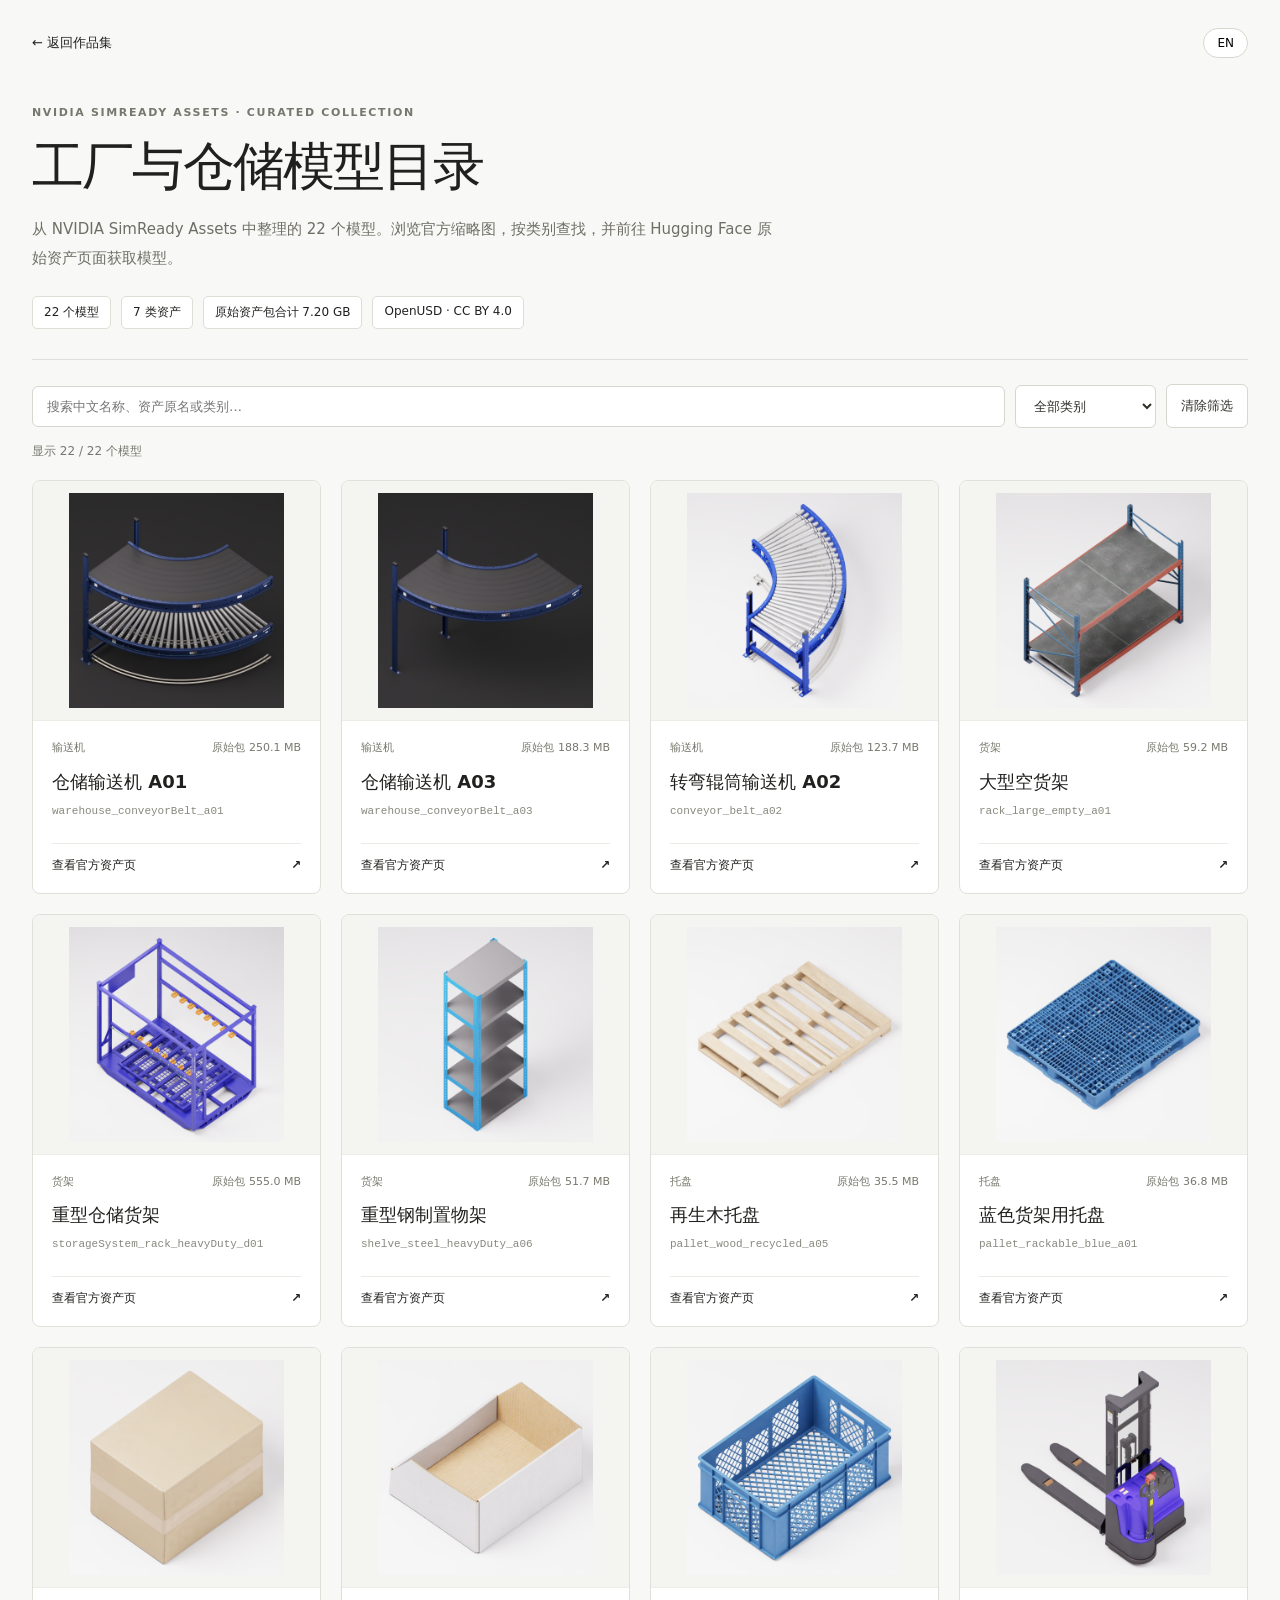
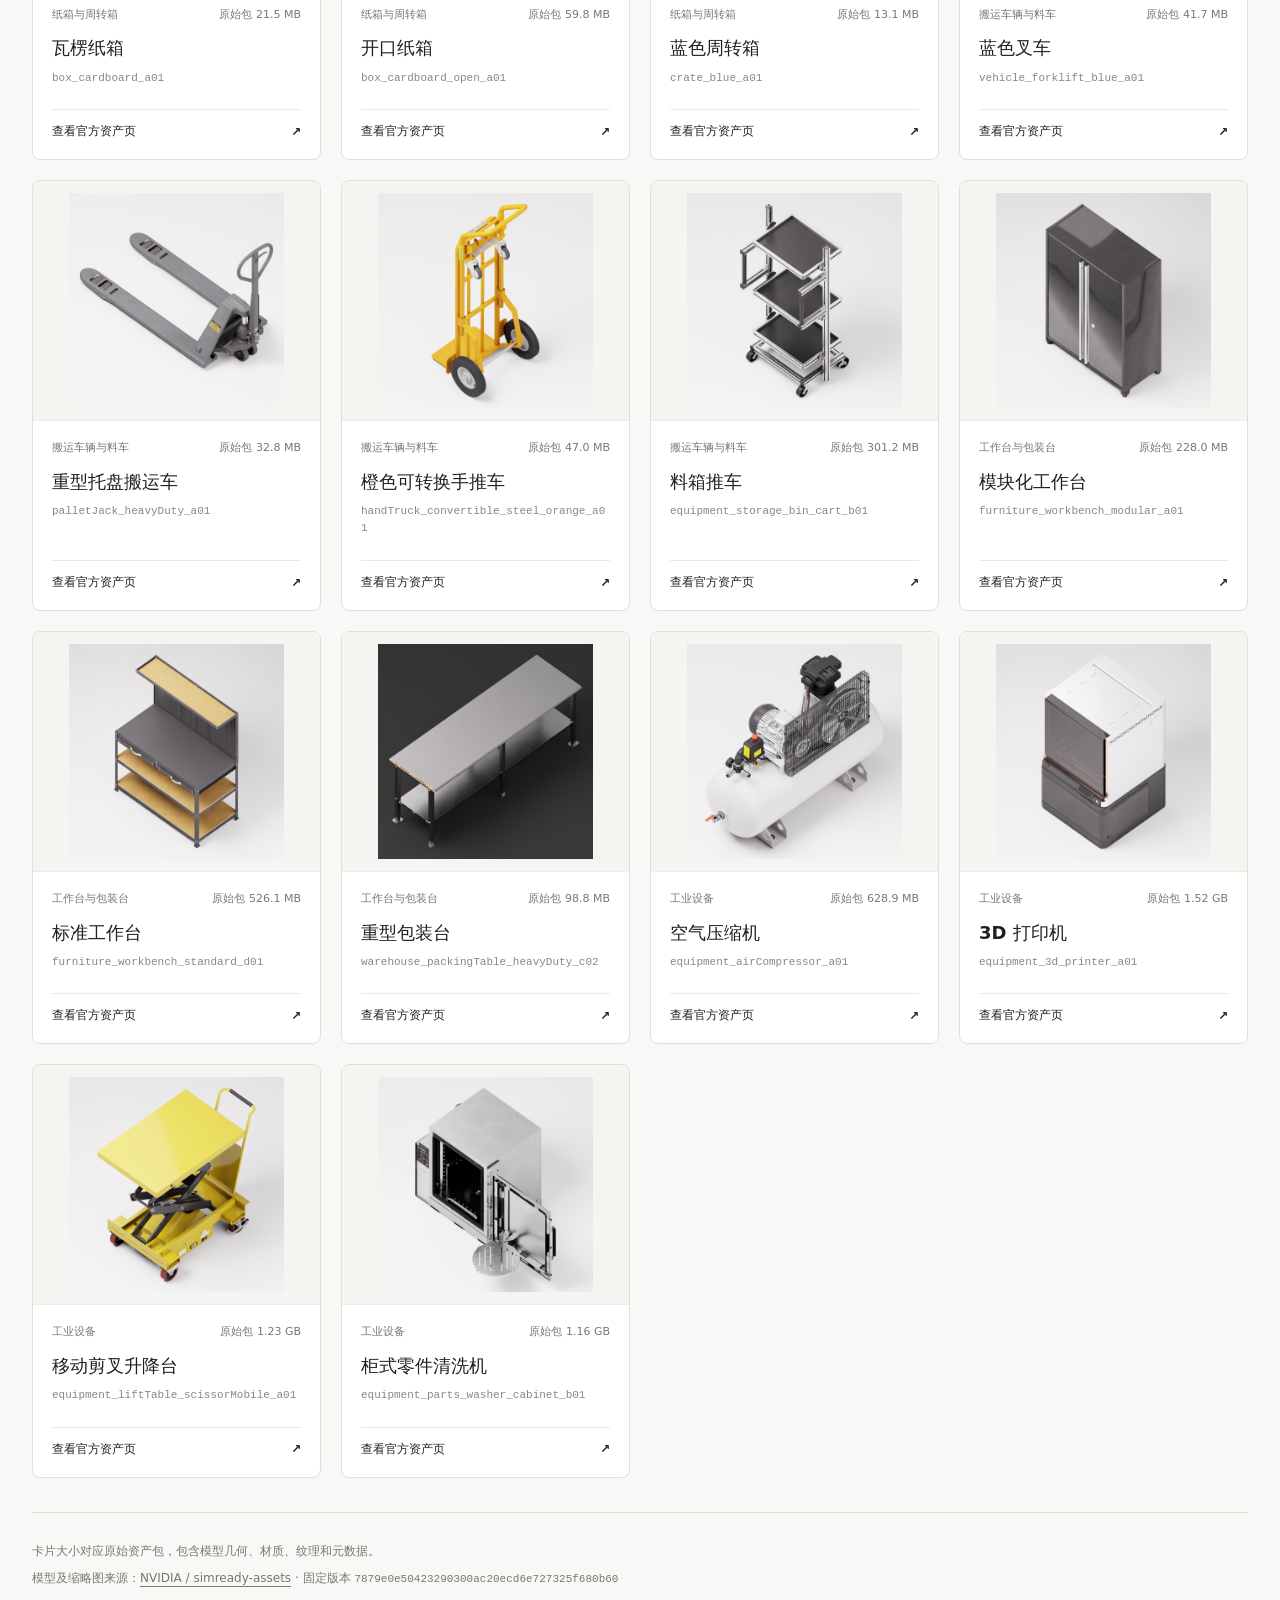
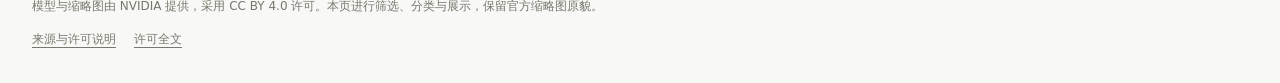
<file: factory-models/index.html>
<!doctype html>
<html lang="zh-CN">
<head>
<link rel="icon" href="data:image/svg+xml,%3Csvg xmlns='http://www.w3.org/2000/svg' viewBox='0 0 24 24'%3E%3Crect x='1' y='1' width='22' height='22' rx='6' fill='%23191a1b'/%3E%3Cpath d='M6.8 6.8h4v4h-4zm6.4 0h4v4h-4zm-6.4 6.4h4v4h-4zm6.4 0h4v4h-4z' fill='white'/%3E%3C/svg%3E">
  <meta charset="utf-8">
  <meta name="viewport" content="width=device-width,initial-scale=1">
  <meta name="description" content="从 NVIDIA SimReady Assets 中整理的 22 个工厂与仓储模型：输送机、货架、托盘、叉车、工作台与工业设备。">
  <meta property="og:title" content="工厂与仓储模型目录 · NVIDIA SimReady Assets">
  <meta property="og:description" content="浏览 22 个精选模型的官方缩略图，按类别检索并访问原始资产页面。">
  <meta property="og:image" content="https://works.sugarv.mom/factory-models/images/conveyor_belt_a02.png">
  <meta property="og:url" content="https://works.sugarv.mom/factory-models/">
  <link rel="canonical" href="https://works.sugarv.mom/factory-models/">
  <title>工厂与仓储模型目录 · SimReady Assets</title>
  <style>
    :root{font-family:Inter,system-ui,-apple-system,"Segoe UI","Microsoft YaHei",sans-serif;color:#20201e;background:#f8f8f6;font-synthesis:none;color-scheme:light}
    *{box-sizing:border-box}body{margin:0}a{color:inherit;text-underline-offset:4px}button,input,select{font:inherit}button,a,input,select{-webkit-tap-highlight-color:transparent}
    main{max-width:1420px;margin:auto;padding:28px 32px 32px}.topbar{display:flex;align-items:center;justify-content:space-between;gap:16px;font-size:13px}.back{text-decoration:none}.back:hover{text-decoration:underline}.language{border:1px solid #d7d7d0;border-radius:999px;padding:7px 13px;background:white;cursor:pointer;font-size:12px}
    header{padding:48px 0 30px;max-width:950px}.eyebrow{letter-spacing:.15em;font-size:11px;font-weight:650;color:#77776e}h1{font-size:clamp(30px,4.5vw,52px);line-height:1.18;letter-spacing:-.035em;margin:17px 0 18px;font-weight:600}.intro{font-size:15px;color:#6e6e65;line-height:1.9;margin:0;max-width:740px}.facts{display:flex;flex-wrap:wrap;gap:10px;margin-top:24px}.fact{padding:7px 11px;border:1px solid #deded7;border-radius:5px;font-size:12px;background:#fff}.toolbar{display:flex;align-items:center;gap:10px;flex-wrap:wrap;border-top:1px solid #dfdfd9;padding-top:24px}.toolbar input{flex:1;min-width:220px}.toolbar input,.toolbar select,.toolbar button{border:1px solid #d7d7cf;background:white;border-radius:6px;padding:12px 14px;color:#30302b;font-size:13px}.toolbar button{cursor:pointer}.toolbar button:hover,.language:hover{background:#f0f0eb}.toolbar input:focus-visible,.toolbar select:focus-visible,button:focus-visible,a:focus-visible{outline:2px solid #222;outline-offset:3px}.count{font-size:12px;color:#77776f;margin:15px 0 20px}.grid{display:grid;grid-template-columns:repeat(auto-fill,minmax(275px,1fr));gap:20px}.card{background:#fff;border:1px solid #e0e0d9;border-radius:8px;overflow:hidden;display:flex;flex-direction:column}.preview{height:240px;display:flex;justify-content:center;align-items:center;background:#f4f4f1;border-bottom:1px solid #ededE7;position:relative;padding:12px;overflow:hidden}.preview img{display:block;width:100%;height:100%;object-fit:contain}.placeholder{position:absolute;inset:0;display:grid;place-items:center;color:#85857b;font-size:12px;padding:24px;text-align:center}.placeholder[hidden]{display:none}.content{display:flex;flex-direction:column;flex:1;padding:19px}.meta{display:flex;justify-content:space-between;gap:10px;font-size:11px;color:#78786e;line-height:1.5}.size{font-variant-numeric:tabular-nums;white-space:nowrap}.card h2{font-size:18px;line-height:1.4;margin:12px 0 9px;font-weight:600}.asset-name{font-family:Consolas,"Liberation Mono",monospace;font-size:11px;color:#88887e;line-height:1.6;overflow-wrap:anywhere;margin:0 0 22px}.asset-link{margin-top:auto;text-decoration:none;display:flex;align-items:center;justify-content:space-between;border-top:1px solid #ebebe5;padding-top:13px;font-size:12px;font-weight:550}.asset-link:hover{text-decoration:underline}.empty{padding:45px 20px;text-align:center;border:1px dashed #cfcfc5;border-radius:8px;color:#77776d;font-size:14px}.footer{margin-top:34px;border-top:1px solid #ddddd4;padding-top:22px;font-size:12px;color:#78786e;line-height:1.9}.footer p{margin:5px 0}.revision{font-family:Consolas,monospace;overflow-wrap:anywhere;font-size:11px}.footer-links{display:flex;gap:18px;flex-wrap:wrap;margin-top:10px}noscript{display:block;background:#fff;padding:22px;border:1px solid #ddd}
    @media(max-width:600px){main{padding:20px 16px 28px}header{padding-top:35px}h1{font-size:32px}.toolbar input{flex-basis:100%;min-width:0}.toolbar select{flex:1;min-width:0}.grid{grid-template-columns:1fr}.preview{height:270px}.intro{font-size:14px}.meta{font-size:12px}}
    @media(prefers-reduced-motion:no-preference){.preview img{transition:transform .25s ease}.card:hover .preview img{transform:scale(1.025)}}
  </style>
</head>
<body>
<main>
  <nav class="topbar" aria-label="页面导航"><a class="back" href="../" id="back">← 返回作品集</a><button class="language" id="language" type="button" aria-label="Switch to English">EN</button></nav>
  <header>
    <div class="eyebrow">NVIDIA SIMREADY ASSETS · CURATED COLLECTION</div>
    <h1 id="title">工厂与仓储模型目录</h1>
    <p class="intro" id="intro">从 NVIDIA SimReady Assets 中整理的 22 个模型。浏览官方缩略图，按类别查找，并前往 Hugging Face 原始资产页面获取模型。</p>
    <div class="facts"><span class="fact" id="models-fact">22 个模型</span><span class="fact" id="categories-fact">7 类资产</span><span class="fact" id="size-fact">原始资产包合计 7.20 GB</span><span class="fact">OpenUSD · CC BY 4.0</span></div>
  </header>
  <div class="toolbar">
    <input id="search" type="search" aria-label="搜索模型" placeholder="搜索中文名称、资产原名或类别…" autocomplete="off">
    <select id="category" aria-label="按类别筛选"></select>
    <button id="clear" type="button">清除筛选</button>
  </div>
  <p id="count" class="count" aria-live="polite"></p>
  <div id="grid" class="grid"></div>
  <div id="empty" class="empty" hidden>没有匹配的模型，请尝试其他关键词或类别。</div>
  <noscript>请启用 JavaScript 以浏览与筛选目录，也可直接访问 <a href="https://huggingface.co/datasets/nvidia/simready-assets">NVIDIA 官方数据集</a>。</noscript>
  <footer class="footer">
    <p id="size-note">卡片大小对应原始资产包，包含模型几何、材质、纹理和元数据。</p>
    <p><span id="source-label">模型及缩略图来源：</span><a href="https://huggingface.co/datasets/nvidia/simready-assets" target="_blank" rel="noopener noreferrer">NVIDIA / simready-assets</a> · <span id="revision-label">固定版本</span> <span class="revision">7879e0e50423290300ac20ecd6e727325f680b60</span></p>
    <p id="credit-note">模型与缩略图由 NVIDIA 提供，采用 CC BY 4.0 许可。本页进行筛选、分类与展示，保留官方缩略图原貌。</p>
    <div class="footer-links"><a href="credits.html" id="credits-link">来源与许可说明</a><a href="CC-BY-4.0.txt" id="license-link">许可全文</a></div>
  </footer>
</main>
<script id="asset-data" type="application/json">[{"name":"warehouse_conveyorBelt_a01","label":"仓储输送机 A01","category":"输送机","bytes":250127055,"source":"https://huggingface.co/datasets/nvidia/simready-assets/tree/7879e0e50423290300ac20ecd6e727325f680b60/warehouse_conveyorBelt_a01","labelEn":"Warehouse conveyor A01","thumb":"images/warehouse_conveyorBelt_a01.png"},{"name":"warehouse_conveyorBelt_a03","label":"仓储输送机 A03","category":"输送机","bytes":188261272,"source":"https://huggingface.co/datasets/nvidia/simready-assets/tree/7879e0e50423290300ac20ecd6e727325f680b60/warehouse_conveyorBelt_a03","labelEn":"Warehouse conveyor A03","thumb":"images/warehouse_conveyorBelt_a03.png"},{"name":"conveyor_belt_a02","label":"转弯辊筒输送机 A02","category":"输送机","bytes":123712746,"source":"https://huggingface.co/datasets/nvidia/simready-assets/tree/7879e0e50423290300ac20ecd6e727325f680b60/conveyor_belt_a02","labelEn":"Curved roller conveyor A02","thumb":"images/conveyor_belt_a02.png"},{"name":"rack_large_empty_a01","label":"大型空货架","category":"货架","bytes":59207541,"source":"https://huggingface.co/datasets/nvidia/simready-assets/tree/7879e0e50423290300ac20ecd6e727325f680b60/rack_large_empty_a01","labelEn":"Large empty rack","thumb":"images/rack_large_empty_a01.png"},{"name":"storageSystem_rack_heavyDuty_d01","label":"重型仓储货架","category":"货架","bytes":554992220,"source":"https://huggingface.co/datasets/nvidia/simready-assets/tree/7879e0e50423290300ac20ecd6e727325f680b60/storageSystem_rack_heavyDuty_d01","labelEn":"Heavy-duty storage rack","thumb":"images/storageSystem_rack_heavyDuty_d01.png"},{"name":"shelve_steel_heavyDuty_a06","label":"重型钢制置物架","category":"货架","bytes":51680851,"source":"https://huggingface.co/datasets/nvidia/simready-assets/tree/7879e0e50423290300ac20ecd6e727325f680b60/shelve_steel_heavyDuty_a06","labelEn":"Heavy-duty steel shelving","thumb":"images/shelve_steel_heavyDuty_a06.png"},{"name":"pallet_wood_recycled_a05","label":"再生木托盘","category":"托盘","bytes":35463267,"source":"https://huggingface.co/datasets/nvidia/simready-assets/tree/7879e0e50423290300ac20ecd6e727325f680b60/pallet_wood_recycled_a05","labelEn":"Recycled wood pallet","thumb":"images/pallet_wood_recycled_a05.png"},{"name":"pallet_rackable_blue_a01","label":"蓝色货架用托盘","category":"托盘","bytes":36759040,"source":"https://huggingface.co/datasets/nvidia/simready-assets/tree/7879e0e50423290300ac20ecd6e727325f680b60/pallet_rackable_blue_a01","labelEn":"Blue rackable pallet","thumb":"images/pallet_rackable_blue_a01.png"},{"name":"box_cardboard_a01","label":"瓦楞纸箱","category":"纸箱与周转箱","bytes":21530693,"source":"https://huggingface.co/datasets/nvidia/simready-assets/tree/7879e0e50423290300ac20ecd6e727325f680b60/box_cardboard_a01","labelEn":"Cardboard box","thumb":"images/box_cardboard_a01.png"},{"name":"box_cardboard_open_a01","label":"开口纸箱","category":"纸箱与周转箱","bytes":59818442,"source":"https://huggingface.co/datasets/nvidia/simready-assets/tree/7879e0e50423290300ac20ecd6e727325f680b60/box_cardboard_open_a01","labelEn":"Open cardboard box","thumb":"images/box_cardboard_open_a01.png"},{"name":"crate_blue_a01","label":"蓝色周转箱","category":"纸箱与周转箱","bytes":13090232,"source":"https://huggingface.co/datasets/nvidia/simready-assets/tree/7879e0e50423290300ac20ecd6e727325f680b60/crate_blue_a01","labelEn":"Blue storage crate","thumb":"images/crate_blue_a01.png"},{"name":"vehicle_forklift_blue_a01","label":"蓝色叉车","category":"搬运车辆与料车","bytes":41667182,"source":"https://huggingface.co/datasets/nvidia/simready-assets/tree/7879e0e50423290300ac20ecd6e727325f680b60/vehicle_forklift_blue_a01","labelEn":"Blue forklift","thumb":"images/vehicle_forklift_blue_a01.png"},{"name":"palletJack_heavyDuty_a01","label":"重型托盘搬运车","category":"搬运车辆与料车","bytes":32752221,"source":"https://huggingface.co/datasets/nvidia/simready-assets/tree/7879e0e50423290300ac20ecd6e727325f680b60/palletJack_heavyDuty_a01","labelEn":"Heavy-duty pallet jack","thumb":"images/palletJack_heavyDuty_a01.png"},{"name":"handTruck_convertible_steel_orange_a01","label":"橙色可转换手推车","category":"搬运车辆与料车","bytes":47049254,"source":"https://huggingface.co/datasets/nvidia/simready-assets/tree/7879e0e50423290300ac20ecd6e727325f680b60/handTruck_convertible_steel_orange_a01","labelEn":"Convertible steel hand truck","thumb":"images/handTruck_convertible_steel_orange_a01.png"},{"name":"equipment_storage_bin_cart_b01","label":"料箱推车","category":"搬运车辆与料车","bytes":301229421,"source":"https://huggingface.co/datasets/nvidia/simready-assets/tree/7879e0e50423290300ac20ecd6e727325f680b60/equipment_storage_bin_cart_b01","labelEn":"Storage-bin cart","thumb":"images/equipment_storage_bin_cart_b01.png"},{"name":"furniture_workbench_modular_a01","label":"模块化工作台","category":"工作台与包装台","bytes":228028043,"source":"https://huggingface.co/datasets/nvidia/simready-assets/tree/7879e0e50423290300ac20ecd6e727325f680b60/furniture_workbench_modular_a01","labelEn":"Modular workbench","thumb":"images/furniture_workbench_modular_a01.png"},{"name":"furniture_workbench_standard_d01","label":"标准工作台","category":"工作台与包装台","bytes":526061448,"source":"https://huggingface.co/datasets/nvidia/simready-assets/tree/7879e0e50423290300ac20ecd6e727325f680b60/furniture_workbench_standard_d01","labelEn":"Standard workbench","thumb":"images/furniture_workbench_standard_d01.png"},{"name":"warehouse_packingTable_heavyDuty_c02","label":"重型包装台","category":"工作台与包装台","bytes":98773344,"source":"https://huggingface.co/datasets/nvidia/simready-assets/tree/7879e0e50423290300ac20ecd6e727325f680b60/warehouse_packingTable_heavyDuty_c02","labelEn":"Heavy-duty packing table","thumb":"images/warehouse_packingTable_heavyDuty_c02.png"},{"name":"equipment_airCompressor_a01","label":"空气压缩机","category":"工业设备","bytes":628855407,"source":"https://huggingface.co/datasets/nvidia/simready-assets/tree/7879e0e50423290300ac20ecd6e727325f680b60/equipment_airCompressor_a01","labelEn":"Air compressor","thumb":"images/equipment_airCompressor_a01.png"},{"name":"equipment_3d_printer_a01","label":"3D 打印机","category":"工业设备","bytes":1517382124,"source":"https://huggingface.co/datasets/nvidia/simready-assets/tree/7879e0e50423290300ac20ecd6e727325f680b60/equipment_3d_printer_a01","labelEn":"3D printer","thumb":"images/equipment_3d_printer_a01.png"},{"name":"equipment_liftTable_scissorMobile_a01","label":"移动剪叉升降台","category":"工业设备","bytes":1227978228,"source":"https://huggingface.co/datasets/nvidia/simready-assets/tree/7879e0e50423290300ac20ecd6e727325f680b60/equipment_liftTable_scissorMobile_a01","labelEn":"Mobile scissor lift table","thumb":"images/equipment_liftTable_scissorMobile_a01.png"},{"name":"equipment_parts_washer_cabinet_b01","label":"柜式零件清洗机","category":"工业设备","bytes":1159400104,"source":"https://huggingface.co/datasets/nvidia/simready-assets/tree/7879e0e50423290300ac20ecd6e727325f680b60/equipment_parts_washer_cabinet_b01","labelEn":"Cabinet parts washer","thumb":"images/equipment_parts_washer_cabinet_b01.png"}]</script>
<script>
const assets=JSON.parse(document.getElementById('asset-data').textContent);
const categories={"输送机":"Conveyors","货架":"Racks & shelving","托盘":"Pallets","纸箱与周转箱":"Boxes & crates","搬运车辆与料车":"Material handling","工作台与包装台":"Workbenches & packing","工业设备":"Industrial equipment"};
const strings={zh:{title:'工厂与仓储模型目录',intro:'从 NVIDIA SimReady Assets 中整理的 22 个模型。浏览官方缩略图，按类别查找，并前往 Hugging Face 原始资产页面获取模型。',back:'← 返回作品集',models:'22 个模型',categories:'7 类资产',total:'原始资产包合计 7.20 GB',all:'全部类别',search:'搜索中文名称、资产原名或类别…',searchLabel:'搜索模型',categoryLabel:'按类别筛选',clear:'清除筛选',count:(n)=>`显示 ${n} / ${assets.length} 个模型`,empty:'没有匹配的模型，请尝试其他关键词或类别。',package:'原始包',link:'查看官方资产页',image:'官方缩略图',unavailable:'缩略图暂时无法加载',sizeNote:'卡片大小对应原始资产包，包含模型几何、材质、纹理和元数据。',source:'模型及缩略图来源：',revision:'固定版本',credit:'模型与缩略图由 NVIDIA 提供，采用 CC BY 4.0 许可。本页进行筛选、分类与展示，保留官方缩略图原貌。',credits:'来源与许可说明',license:'许可全文'},en:{title:'Factory & warehouse models',intro:'A collection of 22 models from NVIDIA SimReady Assets. Browse official thumbnails, filter by category, and visit the original Hugging Face asset pages to get the models.',back:'← Back to portfolio',models:'22 models',categories:'7 categories',total:'Original packages: 7.20 GB',all:'All categories',search:'Search model names or categories…',searchLabel:'Search models',categoryLabel:'Filter by category',clear:'Clear filters',count:(n)=>`${n} of ${assets.length} models`,empty:'No matching models. Try another keyword or category.',package:'Original',link:'View official asset',image:'Official thumbnail',unavailable:'Thumbnail unavailable',sizeNote:'Sizes refer to the original asset packages, including geometry, materials, textures, and metadata.',source:'Models and thumbnails: ',revision:'Pinned revision',credit:'Models and thumbnails are provided by NVIDIA under CC BY 4.0. This page curates and categorizes the assets, preserving the original official thumbnails.',credits:'Credits & license',license:'Full license'}};
const search=document.getElementById('search'),category=document.getElementById('category'),grid=document.getElementById('grid');
const esc=value=>String(value).replace(/[&<>"']/g,ch=>({'&':'&amp;','<':'&lt;','>':'&gt;','"':'&quot;',"'":'&#39;'}[ch]));
const size=value=>value>=1e9?(value/1e9).toFixed(2)+' GB':(value/1e6).toFixed(1)+' MB';
let lang='zh';
function render(){
  const s=strings[lang],query=search.value.trim().toLocaleLowerCase();
  const list=assets.filter(a=>(!category.value||a.category===category.value)&&(!query||[a.name,a.label,a.labelEn,a.category,categories[a.category]].join(' ').toLocaleLowerCase().includes(query)));
  grid.innerHTML=list.map(a=>`<article class="card"><div class="preview"><span class="placeholder" hidden>${esc(s.unavailable)}</span><img loading="lazy" decoding="async" src="${esc(a.thumb)}" width="1024" height="1024" alt="${esc(lang==='zh'?a.label:a.labelEn)} · ${esc(s.image)}"></div><div class="content"><div class="meta"><span>${esc(lang==='zh'?a.category:categories[a.category])}</span><span class="size">${esc(s.package)} ${size(a.bytes)}</span></div><h2>${esc(lang==='zh'?a.label:a.labelEn)}</h2><p class="asset-name">${esc(a.name)}</p><a class="asset-link" href="${esc(a.source)}" target="_blank" rel="noopener noreferrer"><span>${esc(s.link)}</span><span aria-hidden="true">↗</span></a></div></article>`).join('');
  for(const img of grid.querySelectorAll('img')){const loaded=()=>{img.previousElementSibling.hidden=true;img.style.visibility='visible'};const failed=()=>{img.style.visibility='hidden';img.previousElementSibling.hidden=false};img.addEventListener('load',loaded);img.addEventListener('error',failed);if(img.complete)img.naturalWidth?loaded():failed()}
  document.getElementById('count').textContent=s.count(list.length);
  document.getElementById('empty').hidden=list.length!==0;
}
function setLanguage(next){
  lang=next;const s=strings[lang],selected=category.value;
  document.documentElement.lang=lang==='zh'?'zh-CN':'en';document.title=s.title+' · SimReady Assets';
  const text={title:s.title,intro:s.intro,back:s.back,'models-fact':s.models,'categories-fact':s.categories,'size-fact':s.total,clear:s.clear,empty:s.empty,'size-note':s.sizeNote,'source-label':s.source,'revision-label':s.revision,'credit-note':s.credit,'credits-link':s.credits,'license-link':s.license};
  for(const [id,value] of Object.entries(text))document.getElementById(id).textContent=value;
  search.placeholder=s.search;search.setAttribute('aria-label',s.searchLabel);category.setAttribute('aria-label',s.categoryLabel);
  category.innerHTML=`<option value="">${esc(s.all)}</option>`+Object.entries(categories).map(([zh,en])=>`<option value="${esc(zh)}">${esc(lang==='zh'?zh:en)}</option>`).join('');category.value=selected;
  const toggle=document.getElementById('language');toggle.textContent=lang==='zh'?'EN':'中文';toggle.setAttribute('aria-label',lang==='zh'?'Switch to English':'切换为中文');render();
}
search.addEventListener('input',render);category.addEventListener('change',render);
document.getElementById('clear').addEventListener('click',()=>{search.value='';category.value='';render();search.focus()});
document.getElementById('language').addEventListener('click',()=>setLanguage(lang==='zh'?'en':'zh'));
setLanguage('zh');
</script>
</body>
</html>
</file>
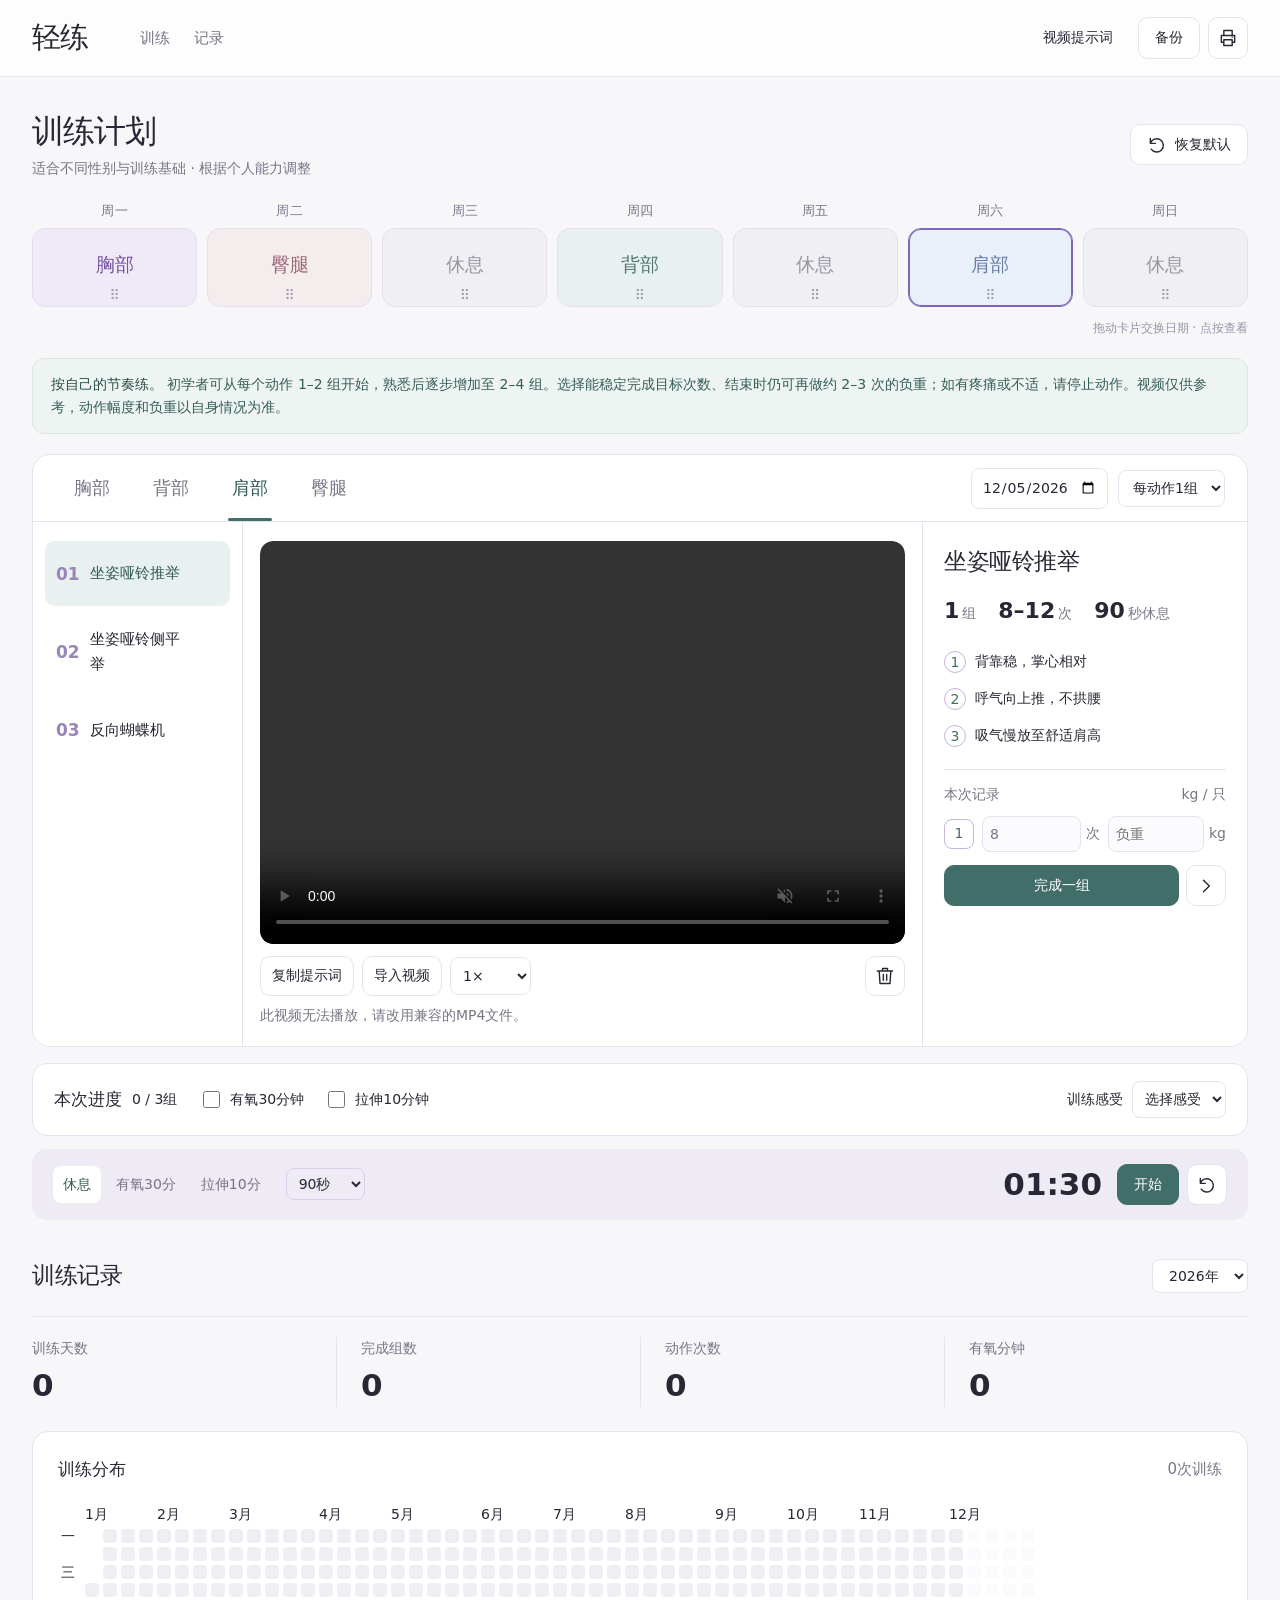
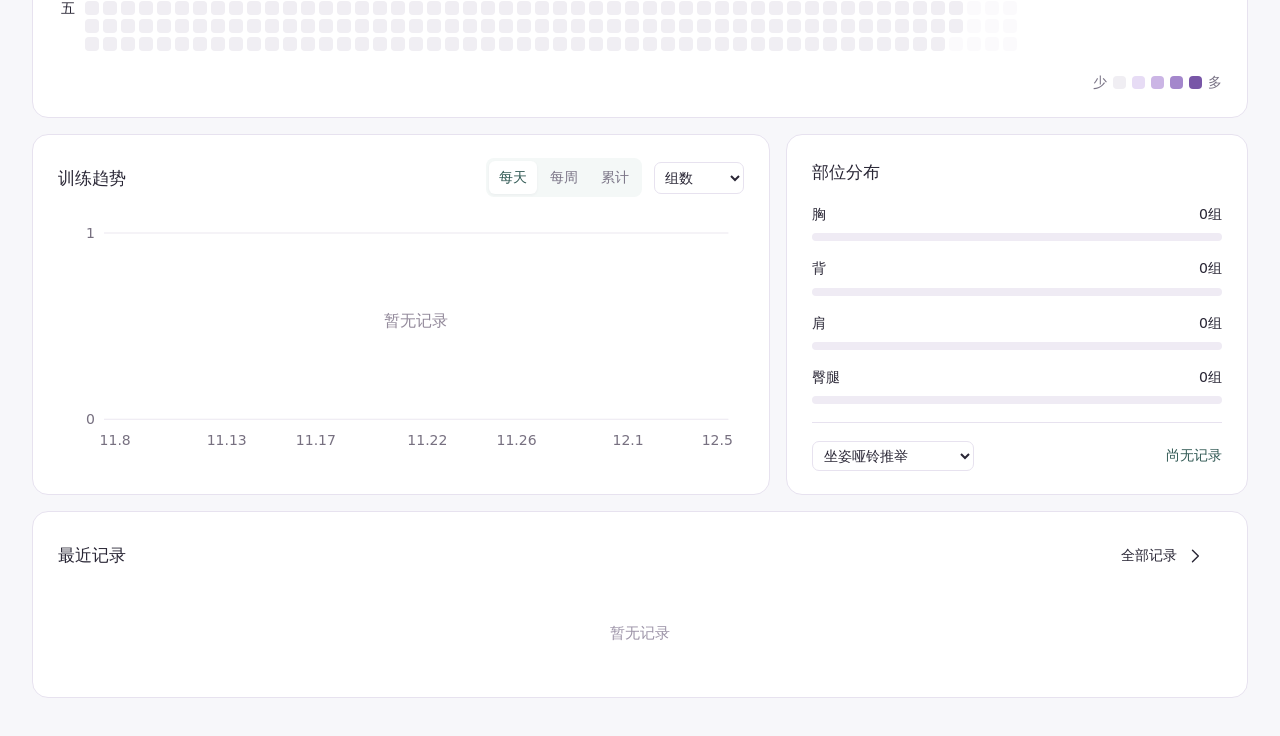
<file: qinglian/index.html>
<!doctype html>
<html lang="zh-CN"><head><meta charset="utf-8"><meta name="viewport" content="width=device-width,initial-scale=1"><meta name="theme-color" content="#8066b7"><meta name="description" content="轻练：拖动安排四日训练，14个真人视频，记录每一次进步。"><title>轻练 · 训练与记录</title>
<style>
:root{--bg:#f7f7fa;--paper:#fff;--ink:#292635;--muted:#7a7486;--line:#e7e2ef;--purple:#426e6a;--deep:#315954;--soft:#e8f1ef;--pale:#f4f8f7;--green:#3c7964;--radius:18px;font-family:Inter,"PingFang SC","Microsoft YaHei","Noto Sans CJK SC",system-ui,sans-serif;font-synthesis:none;color:var(--ink);background:var(--bg)}*{box-sizing:border-box}body{margin:0;font-size:15px;line-height:1.65}button,input,select,textarea{font:inherit;color:inherit}button{cursor:pointer;border:0;background:none}button:disabled{opacity:.45;cursor:default}button,a,input,select,textarea{touch-action:manipulation;-webkit-tap-highlight-color:transparent}button:focus-visible,a:focus-visible,input:focus-visible,select:focus-visible,textarea:focus-visible,summary:focus-visible{outline:3px solid #bba5df;outline-offset:3px}button,a{transition:background .16s,color .16s,border-color .16s}a{color:inherit;text-decoration:none}h1,h2,h3,p{margin:0}h1{font-size:32px;line-height:1.4;letter-spacing:-1px}h2{font-size:23px;letter-spacing:-.5px}h3{font-size:17px}svg{display:block}.icon{width:20px;height:20px;display:inline-block;vertical-align:middle;fill:none;stroke:currentColor;stroke-width:1.7;stroke-linecap:round;stroke-linejoin:round;flex:none}.muted{color:var(--muted)}[hidden]{display:none!important}.sr-only{position:absolute;width:1px;height:1px;padding:0;margin:-1px;overflow:hidden;clip:rect(0,0,0,0);white-space:nowrap;border:0}.wrap{max-width:1472px;margin:auto;padding:0 32px}.button{display:inline-flex;align-items:center;justify-content:center;gap:8px;min-height:41px;padding:8px 16px;border:1px solid var(--line);border-radius:10px;background:#fff;font-size:14px;font-weight:550;white-space:nowrap}.button:hover{background:var(--pale);border-color:#cbbadb}.button.primary{color:white;background:var(--purple);border-color:var(--purple)}.button.primary:hover{background:var(--deep)}.button.ghost{border-color:transparent;background:transparent}.button.icon-only{width:40px;padding:8px}.button.soft{background:var(--soft);border-color:var(--soft);color:var(--deep)}.top{background:#ffffffbd;border-bottom:1px solid var(--line)}.top-row{height:76px;display:flex;align-items:center;gap:30px}.brand{font-size:29px;font-weight:800;letter-spacing:-1px}.nav{display:flex;gap:24px;margin-left:22px}.nav a{font-size:15px;color:var(--muted)}.nav a:hover{color:var(--deep)}.top-actions{margin-left:auto;display:flex;gap:8px}.page-head{display:flex;justify-content:space-between;align-items:center;padding:32px 0 20px;gap:20px}.week{display:grid;grid-template-columns:repeat(7,minmax(0,1fr));gap:10px;padding-bottom:4px}.week-slot{display:flex;flex-direction:column;gap:7px;min-width:0;position:relative}.week-day-label{text-align:center;font-size:13px;color:var(--muted);font-weight:550;user-select:none;letter-spacing:.02em}.week-card{width:100%;min-height:79px;position:relative;display:flex;justify-content:center;align-items:center;padding:11px 8px 17px;border:1px solid #e5dfed;background:white;border-radius:13px;touch-action:none;user-select:none;-webkit-user-select:none;cursor:grab;transition:background .15s,border-color .15s,box-shadow .15s,transform .15s}.week-card .card-title{font-size:19px;font-weight:650;white-space:nowrap;line-height:1.25}.week-card:after{content:"⠿";color:#a39aaf;font-size:14px;position:absolute;bottom:3px;left:50%;transform:translateX(-50%);line-height:1.1}.week-card[data-type="chest"]{background:#f0eaf8;color:#7452a0}.week-card[data-type="legs"]{background:#f5ecee;color:#9c6676}.week-card[data-type="back"]{background:#e9f1f0;color:#527971}.week-card[data-type="shoulder"]{background:#eaf0fa;color:#647fa8}.week-card[data-type="rest"]{background:#f0eff3;color:#9a95a1}.week-card.is-active{border-color:#8066b7;box-shadow:inset 0 0 0 1px #8066b7}.week-card:hover{border-color:#ad98c8;transform:translateY(-1px)}.week-card.is-dragging{opacity:.24;transform:none}.week-slot.drop-target .week-card{outline:2px dashed #8066b7;outline-offset:3px}.week-ghost{position:fixed;left:0;top:0;z-index:2000;pointer-events:none!important;cursor:grabbing!important;box-shadow:0 18px 42px #42345433!important;opacity:.97;transform:scale(1.035) rotate(-1deg);transition:none!important}.week-tip{text-align:right;color:#9b92a8;font-size:12px;min-height:17px;margin-top:8px;margin-bottom:19px}body.week-dragging{user-select:none;-webkit-user-select:none;cursor:grabbing}.workbench{background:var(--paper);border:1px solid var(--line);border-radius:var(--radius);overflow:hidden;scroll-margin-top:22px}.workbar{display:flex;align-items:center;justify-content:space-between;padding:0 22px;border-bottom:1px solid var(--line);gap:15px;min-height:67px}.tabs{display:flex;align-self:stretch;gap:5px}.tab{position:relative;padding:16px 19px;font-size:18px;font-weight:650;color:var(--muted)}.tab[aria-selected=true]{color:var(--deep)}.tab[aria-selected=true]:after{content:"";position:absolute;bottom:0;left:15px;right:15px;height:3px;border-radius:4px;background:var(--purple)}.work-tools{display:flex;gap:10px;align-items:center}.work-tools input,.work-tools select{border:1px solid var(--line);border-radius:8px;padding:7px 10px;background:#fff;font-size:14px;min-height:37px}.workspace{display:grid;grid-template-columns:210px minmax(320px,1fr) 325px;min-height:435px}.rail{padding:19px 12px;border-right:1px solid var(--line)}.ex-list{display:flex;flex-direction:column;gap:7px}.ex{display:flex;text-align:left;align-items:center;gap:10px;width:100%;padding:14px 11px;border-radius:10px;font-size:15px;line-height:1.65;min-height:65px}.ex:hover{background:var(--pale)}.ex.selected{background:var(--soft);color:var(--deep)}.ex .n{font-size:17px;color:#9a85b9;min-width:22px;font-weight:600}.ex .name{flex:1}.ex .done-icon{color:var(--green);width:18px;min-width:18px}.media-col{padding:19px 17px;min-width:0}.media-frame{background:#f2eef8;border-radius:13px;position:relative;aspect-ratio:16/10;display:grid;place-items:center;overflow:hidden;min-height:275px}.media-frame video{width:100%;height:100%;position:absolute;inset:0;object-fit:contain;background:#ece8f2;border-radius:13px}.media-empty{display:flex;flex-direction:column;align-items:center;justify-content:center;gap:17px;padding:25px;text-align:center}.media-symbol{width:66px;height:66px;border:1px solid #ccbddf;border-radius:50%;color:#9c86b9;display:grid;place-items:center}.media-symbol .icon{width:28px;height:28px}.media-empty h3{font-size:18px;color:#756286;font-weight:550}.media-tools{display:flex;align-items:center;gap:8px;margin-top:12px;flex-wrap:wrap}.media-tools .spacer{flex:1}.media-tools .button{padding:7px 11px;min-height:38px}.media-tools select{padding:6px 8px;border:1px solid var(--line);border-radius:8px;background:white;min-height:38px;font-size:14px}.media-status{font-size:14px;color:var(--muted);margin-top:8px;overflow-wrap:anywhere}.detail{padding:22px 21px;border-left:1px solid var(--line);display:flex;flex-direction:column;min-width:0}.detail h2{font-size:23px;line-height:1.5}.prescription{display:flex;gap:22px;margin:14px 0 20px}.prescription div{font-size:14px;color:var(--muted);white-space:nowrap}.prescription b{font-size:22px;color:var(--ink);font-weight:650;margin-right:3px}.cues{list-style:none;padding:0;margin:0;display:flex;flex-direction:column;gap:12px}.cues li{font-size:14px;line-height:1.8;display:flex;align-items:flex-start;gap:9px}.cues .num{width:22px;height:22px;border:1px solid #c6b3de;border-radius:50%;font-size:14px;color:var(--purple);display:grid;place-items:center;flex:none;margin-top:2px;line-height:1}.details-rule{height:1px;background:var(--line);margin:20px 0 13px}.record-title{display:flex;justify-content:space-between;gap:8px;align-items:center;font-size:14px;color:var(--muted);margin-bottom:10px}.set-row{display:grid;grid-template-columns:30px minmax(0,1fr) minmax(0,1fr);gap:8px;align-items:center;margin:8px 0}.set-check{height:30px;width:30px;border:1px solid #c6b5da;border-radius:8px;display:grid;place-items:center;color:var(--purple);font-size:14px}.set-check[aria-pressed=true]{background:var(--purple);color:white;border-color:var(--purple)}.set-check .icon{height:17px;width:17px}.set-row label{display:flex;align-items:center;gap:5px;min-width:0;font-size:14px;color:var(--muted)}.set-row input{width:100%;min-width:0;border:1px solid var(--line);background:#fbfafc;border-radius:8px;padding:6px 7px;height:36px;font-size:14px}.set-row .bw{font-size:14px;color:var(--muted)}.record-actions{display:flex;gap:7px;margin-top:13px}.record-actions .button{padding:8px 10px;min-width:0}.record-actions .primary{flex:1}.session-bar{margin:16px 0 0;padding:17px 21px;background:#fff;border:1px solid var(--line);border-radius:15px;display:flex;align-items:center;gap:22px;flex-wrap:wrap}.progress{display:flex;align-items:center;gap:10px;white-space:nowrap;font-size:14px}.progress strong{font-weight:650;font-size:17px}.session-checks{display:flex;gap:20px;flex-wrap:wrap}.session-checks label{display:flex;align-items:center;gap:7px;cursor:pointer;font-size:14px}.session-checks input{width:17px;height:17px;accent-color:var(--purple)}.feeling{margin-left:auto;display:flex;align-items:center;gap:9px;font-size:14px}.feeling select{min-height:37px;padding:6px 8px;border-radius:8px;border:1px solid var(--line);background:#fff;font-size:14px}.timer-strip{display:flex;align-items:center;gap:15px;flex-wrap:wrap;margin-top:13px;padding:15px 21px;border-radius:15px;background:#eeebf5}.timer-modes{display:flex;gap:5px}.timer-modes button{font-size:14px;padding:7px 10px;border-radius:8px;color:var(--muted)}.timer-modes button.active{background:#fff;color:var(--deep)}.timer-clock{font-size:31px;font-weight:700;font-variant-numeric:tabular-nums;line-height:1.3;margin-left:auto;min-width:95px;text-align:right}.timer-actions{display:flex;gap:8px}.rest-time{font-size:14px;border:1px solid #d9cfe6;padding:6px 8px;background:transparent;border-radius:8px}.records{padding:37px 0 38px;scroll-margin-top:20px}.section-head{display:flex;align-items:center;justify-content:space-between;gap:15px;margin-bottom:21px}.section-head select{padding:7px 12px;border:1px solid var(--line);border-radius:8px;background:#fff;font-size:14px}.stats{display:grid;grid-template-columns:repeat(4,1fr);padding:20px 0 24px;border-top:1px solid var(--line)}.stat{padding:0 24px;border-left:1px solid var(--line)}.stat:first-child{padding-left:0;border-left:0}.stat label{font-size:14px;color:var(--muted);display:block}.stat strong{font-size:31px;font-weight:650;line-height:1.4;display:block;margin-top:4px}.panel{background:#fff;border:1px solid var(--line);border-radius:16px;padding:23px 25px;min-width:0}.panel-title{display:flex;align-items:center;justify-content:space-between;gap:12px;flex-wrap:wrap;margin-bottom:17px}.panel-title h3{font-size:17px;font-weight:600}.chart-grid{display:grid;grid-template-columns:minmax(0,1.6fr) minmax(290px,1fr);gap:16px;margin-top:16px}.chart-controls{display:flex;gap:12px;align-items:center;flex-wrap:wrap}.segmented{display:flex;gap:3px;background:var(--pale);border-radius:8px;padding:3px}.segmented button{font-size:14px;padding:5px 10px;border-radius:6px;color:var(--muted)}.segmented button.active{background:#fff;color:var(--deep);box-shadow:0 1px 3px #4030500d}.chart-controls select{font-size:14px;padding:6px;border:1px solid var(--line);background:white;border-radius:7px}.heatmap-box{overflow-x:auto;overscroll-behavior-x:contain;padding-bottom:3px}.heat-legend{display:flex;gap:6px;align-items:center;justify-content:flex-end;margin-top:12px;font-size:14px;color:var(--muted)}.heat-legend i{width:13px;height:13px;border-radius:4px;display:block}.activity-heatmap button{transition:outline .12s;min-width:12px;min-height:12px}.activity-heatmap button:hover{outline:2px solid #a98acb;outline-offset:1px}.activity-trend{width:100%;height:auto}.activity-breakdown{font-size:14px}.history-panel{margin-top:16px}.history-table{width:100%;border-collapse:collapse;font-size:14px}.history-table th{text-align:left;color:var(--muted);font-weight:400;padding:8px 10px 11px;border-bottom:1px solid var(--line);white-space:nowrap}.history-table td{padding:12px 10px;border-bottom:1px solid #f0ecf5;white-space:nowrap}.history-table tr:last-child td{border-bottom:0}.history-table th:first-child,.history-table td:first-child{padding-left:0}.history-table button{color:var(--deep);font-size:14px;padding:0}.table-scroll{overflow-x:auto}.empty{color:#9c93a7;text-align:center;font-size:15px;padding:28px 10px}.tone{padding:3px 8px;background:var(--pale);border-radius:6px;color:var(--muted);display:inline-block;font-size:14px}.tone.good{background:#eef5f0;color:#4f7e67}.tone.pain{background:#f8eeee;color:#a16969}.progress-note{border-top:1px solid var(--line);margin-top:18px;padding-top:18px;font-size:14px;display:flex;gap:12px;align-items:center;justify-content:space-between;flex-wrap:wrap}.progress-note select{border:1px solid var(--line);background:#fff;border-radius:7px;padding:5px 7px;font-size:14px;max-width:215px}.progress-note output{color:var(--deep);font-size:14px}.toast{position:fixed;bottom:25px;left:50%;transform:translate(-50%,15px);opacity:0;pointer-events:none;background:#322c3e;color:#fff;padding:12px 19px;border-radius:11px;max-width:min(92vw,620px);font-size:14px;z-index:50;transition:.2s}.toast.show{opacity:1;transform:translate(-50%,0)}.storage-alert{font-size:14px;background:#fff2dc;color:#805f2c;padding:10px 15px;border-radius:10px;margin-top:15px}dialog{color:var(--ink);background:#fff;border:1px solid var(--line);border-radius:18px;padding:0;width:min(780px,94vw);max-height:88vh;box-shadow:0 20px 70px #34274422}dialog::backdrop{background:#2b233b55}.dialog-head{padding:21px 24px;border-bottom:1px solid var(--line);display:flex;align-items:center;justify-content:space-between;gap:15px;position:sticky;top:0;background:white;z-index:2}.dialog-body{padding:22px 24px;font-size:15px}.dialog-actions{padding:16px 24px 22px;display:flex;gap:10px;justify-content:flex-end}.schedule-edit{display:grid;grid-template-columns:repeat(2,1fr);gap:12px}.schedule-edit label{display:flex;align-items:center;gap:15px;padding:12px 14px;border:1px solid var(--line);border-radius:10px;font-size:15px}.schedule-edit select{flex:1;padding:7px;border:1px solid var(--line);background:#fff;border-radius:7px;min-width:0;font-size:15px}.prompt-select{width:100%;padding:9px 12px;border:1px solid var(--line);border-radius:9px;background:#fff;font-size:15px;margin-bottom:15px}.prompt-text{width:100%;height:330px;resize:vertical;font-size:15px;line-height:1.9;padding:15px;border:1px solid var(--line);border-radius:10px;background:#faf8fd}.backup-grid{display:grid;grid-template-columns:1fr 1fr;gap:12px}.backup-grid .button{white-space:normal;padding:16px}.backup-note{font-size:15px;color:var(--muted);line-height:1.8;margin:0 0 19px}.day-summary{display:flex;gap:22px;margin-bottom:18px;flex-wrap:wrap;font-size:15px}.day-summary strong{color:var(--deep)}.history-label{font-size:17px;margin:20px 0 9px}.future-tip{font-size:14px;color:var(--muted)}#printPlan{display:none}
@media(max-width:1180px){.wrap{padding:0 22px}.workspace{grid-template-columns:185px minmax(300px,1fr) 295px}.detail{padding:20px 16px}.detail h2{font-size:21px}.prescription{gap:14px}.prescription b{font-size:20px}.ex{font-size:14px;padding:13px 9px}.media-col{padding:17px 13px}.media-tools{gap:6px}.media-tools .button{padding:7px 9px}.nav{margin-left:10px;gap:18px}.session-bar{gap:16px}.feeling{margin-left:0}.timer-strip{gap:10px}.chart-grid{grid-template-columns:minmax(0,1.4fr) minmax(280px,1fr)}}
@media(max-width:1000px){.workspace{grid-template-columns:185px minmax(0,1fr)}.detail{grid-column:1/-1;display:grid;grid-template-columns:1fr 1fr;gap:0 24px;border-left:0;border-top:1px solid var(--line);padding:21px}.detail h2,.detail .prescription,.detail .cues{grid-column:1}.details-rule{display:none}.detail .record-box{grid-column:2;grid-row:1/5;padding-top:5px}.prescription{margin:12px 0}.media-frame{min-height:285px}.media-tools .spacer{display:block}.session-bar{gap:20px}.chart-grid{grid-template-columns:1fr}.stats{padding-bottom:23px}.stat{padding-left:20px}.panel{padding:21px 23px}}
@media(max-width:700px){.wrap{padding:0 15px}.top-row{height:65px;gap:14px}.brand{font-size:26px}.nav{display:none}.top-actions{gap:4px}.top-actions .button{padding:7px 9px;font-size:14px}.top-actions .button.icon-only{width:36px}.page-head{padding:25px 0 17px}h1{font-size:27px}h2{font-size:22px}.week{gap:5px;padding-bottom:4px}.week-slot{gap:6px}.week-day-label{font-size:12px}.week-card{min-height:58px;padding:6px 1px;border-radius:9px}.week-card .card-title{font-size:13px;letter-spacing:-.3px}.week-card:after{content:"·";font-size:16px;bottom:0}.week-tip{font-size:11px;margin-top:8px;margin-bottom:15px}.workbar{padding:0 10px;flex-wrap:wrap;gap:0}.tabs{width:100%;justify-content:space-around;min-height:56px}.tab{padding:13px 13px;font-size:17px}.work-tools{padding:10px 2px;border-top:1px solid #f1edf5;justify-content:space-between;width:100%}.work-tools input,.work-tools select{font-size:14px;min-height:35px;padding:6px 7px;min-width:0}.work-tools input{max-width:155px}.workspace{grid-template-columns:1fr}.rail{border-right:0;padding:11px 10px 0}.ex-list{display:grid;grid-template-columns:repeat(2,minmax(0,1fr));gap:6px}.ex{padding:10px 9px;font-size:14px;min-height:59px;border:1px solid var(--line);gap:7px}.ex .n{font-size:14px;min-width:17px}.ex .done-icon{width:15px;min-width:15px}.media-col{padding:12px 10px 14px}.media-frame{min-height:235px;aspect-ratio:16/11}.media-empty{gap:13px;padding:20px}.media-symbol{width:55px;height:55px}.media-empty h3{font-size:17px}.media-tools{gap:6px}.media-tools .button{padding:6px 8px;min-height:36px;font-size:14px}.media-tools select{font-size:14px;min-height:36px;max-width:72px}.media-tools .spacer{display:none}.media-status{font-size:14px}.detail{display:flex;padding:20px 18px}.detail h2{font-size:23px}.prescription{gap:28px;margin:13px 0 18px}.prescription b{font-size:22px}.cues{gap:10px}.cues li{font-size:15px}.details-rule{display:block;margin:20px 0 14px}.detail .record-box{padding-top:0}.record-title{font-size:14px}.set-row{grid-template-columns:32px minmax(0,1fr) minmax(0,1fr);gap:9px}.set-row input{height:39px;font-size:15px}.set-row label{font-size:14px}.set-check{width:32px;height:32px}.record-actions{margin-top:14px}.record-actions .button{font-size:15px;padding:8px 13px}.session-bar{padding:16px;gap:14px;align-items:flex-start}.progress{width:100%;font-size:14px}.session-checks{gap:13px}.session-checks label{font-size:14px}.feeling{width:100%;justify-content:space-between}.feeling select{min-width:120px}.timer-strip{padding:13px 15px;gap:12px}.timer-modes{width:100%;justify-content:space-between}.timer-modes button{font-size:14px;padding:7px 9px}.timer-clock{font-size:31px;margin-left:auto;min-width:85px}.timer-actions .button{padding:7px 11px}.rest-time{font-size:14px;max-width:88px}.records{padding-top:30px}.section-head{margin-bottom:17px}.stats{grid-template-columns:repeat(2,1fr);gap:20px 0;padding:20px 0}.stat{padding:0 17px}.stat:nth-child(3){padding-left:0;border-left:0}.stat strong{font-size:28px}.stat label{font-size:14px}.panel{padding:18px 16px;border-radius:13px}.chart-grid{gap:13px;margin-top:13px}.chart-controls{width:100%;justify-content:space-between;gap:7px}.segmented button{font-size:14px;padding:5px 8px}.history-table{font-size:14px}.history-table th,.history-table td{padding:10px 8px}.heat-legend{font-size:14px}.progress-note{align-items:flex-start;flex-direction:column;gap:10px}.progress-note select{max-width:100%;width:100%}.dialog-head{padding:18px}.dialog-body{padding:18px}.dialog-actions{padding:15px 18px 19px}.schedule-edit{grid-template-columns:1fr}.schedule-edit label{padding:10px 12px}.backup-grid{grid-template-columns:1fr}.prompt-text{font-size:15px;height:330px}.dialog-head h2{font-size:21px}.toast{font-size:14px}}
@media(prefers-reduced-motion:reduce){*{transition:none!important;scroll-behavior:auto!important}}
@media print{@page{size:A4;margin:15mm}body{background:white}body>*{display:none!important}#printPlan{display:block!important}#printPlan h1{font-size:22pt;margin-bottom:10pt}#printPlan h2{font-size:15pt;margin-top:18pt}#printPlan table{width:100%;border-collapse:collapse;font-size:11pt}#printPlan td,#printPlan th{border-bottom:1px solid #ddd;text-align:left;padding:8pt}#printPlan p{font-size:11pt;margin:10pt 0}}
.plan-subtitle{color:var(--muted);font-size:14px;margin-top:3px}.training-guide{background:#edf4f2;border:1px solid #dbe9e5;color:#365e58;border-radius:12px;padding:14px 18px;margin:0 0 20px;font-size:14px}.training-guide strong{color:#294c47}@media(max-width:700px){.training-guide{padding:12px;font-size:13px}}
</style></head><body>
<noscript>请使用浏览器打开此文件，并允许JavaScript。</noscript>
<header class="top"><div class="wrap top-row"><a class="brand" href="#training">轻练</a><nav class="nav"><a href="#training">训练</a><a href="#records">记录</a></nav><div class="top-actions"><button class="button ghost" id="promptsBtn">视频提示词</button><button class="button" id="backupBtn">备份</button><button class="button icon-only" id="printBtn" aria-label="打印计划" title="打印计划"><span data-icon="print"></span></button></div></div></header>
<main class="wrap"><section id="training"><div class="page-head"><div><h1>训练计划</h1><p class="plan-subtitle">适合不同性别与训练基础 · 根据个人能力调整</p></div><button class="button" id="scheduleBtn"><span data-icon="reset"></span>恢复默认</button></div><nav class="week" id="weekPlan" aria-label="每周训练安排"></nav><p class="week-tip" id="weekHint">拖动卡片交换日期 · 点按查看</p><div class="storage-alert" id="storageAlert" hidden>当前浏览器无法保存记录，请及时备份。</div><div class="training-guide"><strong>按自己的节奏练。</strong> 初学者可从每个动作 1–2 组开始，熟悉后逐步增加至 2–4 组。选择能稳定完成目标次数、结束时仍可再做约 2–3 次的负重；如有疼痛或不适，请停止动作。视频仅供参考，动作幅度和负重以自身情况为准。</div><section class="workbench"><div class="workbar"><div class="tabs" role="tablist" aria-label="训练部位"><button class="tab" role="tab" id="tab-chest" data-group="chest" aria-selected="true" aria-controls="workPanel">胸部</button><button class="tab" role="tab" id="tab-back" data-group="back" aria-selected="false" tabindex="-1" aria-controls="workPanel">背部</button><button class="tab" role="tab" id="tab-shoulder" data-group="shoulder" aria-selected="false" tabindex="-1" aria-controls="workPanel">肩部</button><button class="tab" role="tab" id="tab-legs" data-group="legs" aria-selected="false" tabindex="-1" aria-controls="workPanel">臀腿</button></div><div class="work-tools"><label class="sr-only" for="sessionDate">训练日期</label><input type="date" id="sessionDate" required><label class="sr-only" for="trainingStage">每动作组数</label><select id="trainingStage"><option value="intro">每动作1组</option><option value="build">每动作2组</option><option value="three">每动作3组</option><option value="four">每动作4组</option></select></div></div><div class="workspace" id="workPanel" role="tabpanel" aria-labelledby="tab-chest"><aside class="rail"><div class="ex-list" id="exerciseList"></div></aside><section class="media-col" aria-label="动作示范"><div class="media-frame"><video id="exerciseVideo" controls playsinline muted loop preload="metadata" hidden></video><div class="media-empty" id="videoEmpty"><div class="media-symbol"><span data-icon="play"></span></div><h3>动作示范</h3><button class="button soft" id="emptyImportBtn"><span data-icon="upload"></span>导入视频</button></div></div><div class="media-tools"><button class="button" id="exercisePromptBtn">复制提示词</button><button class="button" id="videoImportBtn">导入视频</button><label class="sr-only" for="videoSpeed">播放速度</label><select id="videoSpeed"><option value="0.5">0.5×</option><option value="0.75">0.75×</option><option value="1" selected>1×</option></select><span class="spacer"></span><button class="button icon-only" id="removeVideoBtn" aria-label="移除当前视频" title="移除视频" disabled><span data-icon="trash"></span></button></div><p class="media-status" id="mediaStatus" hidden></p><input type="file" accept="video/*,.mp4,.webm,.mov" id="videoFile" hidden></section><article class="detail"><h2 id="exerciseTitle"></h2><div class="prescription" id="prescription"></div><ol class="cues" id="cues"></ol><div class="details-rule"></div><div class="record-box"><div class="record-title"><span>本次记录</span><span id="loadUnit"></span></div><div id="setRows"></div><div class="record-actions"><button class="button primary" id="completeSetBtn">完成一组</button><button class="button icon-only" id="nextExerciseBtn" title="下一个动作" aria-label="下一个动作"><span data-icon="right"></span></button></div></div></article></div></section><section class="session-bar" aria-label="本次训练"><div class="progress"><strong>本次进度</strong><span id="sessionProgress">0 / 4组</span></div><div class="session-checks"><label><input type="checkbox" id="cardioDone">有氧30分钟</label><label><input type="checkbox" id="stretchDone">拉伸10分钟</label></div><label class="feeling" for="feelingSelect">训练感受<select id="feelingSelect"><option value="">选择感受</option><option value="easy">轻松</option><option value="good">刚好</option><option value="hard">吃力</option><option value="pain">不适</option></select></label></section><section class="timer-strip" aria-label="训练计时"><div class="timer-modes"><button data-timer="rest" class="active">休息</button><button data-timer="cardio">有氧30分</button><button data-timer="stretch">拉伸10分</button></div><label class="sr-only" for="restSelect">休息时间</label><select class="rest-time" id="restSelect"><option value="60">60秒</option><option value="75">75秒</option><option value="90" selected>90秒</option><option value="120">120秒</option></select><output class="timer-clock" id="timerDisplay">01:30</output><div class="timer-actions"><button class="button primary" id="timerStart">开始</button><button class="button icon-only" id="timerReset" aria-label="重置计时"><span data-icon="reset"></span></button></div></section></section>
<section class="records" id="records"><div class="section-head"><h2>训练记录</h2><label><span class="sr-only">记录年份</span><select id="yearSelect"></select></label></div><div class="stats"><div class="stat"><label>训练天数</label><strong id="statDays">0</strong></div><div class="stat"><label>完成组数</label><strong id="statSets">0</strong></div><div class="stat"><label>动作次数</label><strong id="statReps">0</strong></div><div class="stat"><label>有氧分钟</label><strong id="statCardio">0</strong></div></div><div class="panel"><div class="panel-title"><h3>训练分布</h3><span id="yearSessions" class="muted">0次训练</span></div><div class="heatmap-box" id="heatmap"></div><div class="heat-legend" aria-label="按完成组数着色；仅有氧或拉伸记最低色阶"><span>少</span><i style="background:#f0eef3"></i><i style="background:#e7dcf5"></i><i style="background:#cbb5e5"></i><i style="background:#a487cc"></i><i style="background:#7856a7"></i><span>多</span></div></div><div class="chart-grid"><div class="panel"><div class="panel-title"><h3>训练趋势</h3><div class="chart-controls"><div class="segmented" aria-label="趋势时间尺度"><button data-trend-mode="daily" class="active">每天</button><button data-trend-mode="weekly">每周</button><button data-trend-mode="cumulative">累计</button></div><label><span class="sr-only">趋势指标</span><select id="trendMetric"><option value="sets">组数</option><option value="reps">次数</option><option value="sessions">训练场次</option></select></label></div></div><div id="trendChart"></div></div><div class="panel"><div class="panel-title"><h3>部位分布</h3></div><div id="bodyChart"></div><div class="progress-note"><label class="sr-only" for="progressExercise">查看动作变化</label><select id="progressExercise"></select><output id="exerciseProgress">尚无记录</output></div></div></div><div class="panel history-panel"><div class="panel-title"><h3>最近记录</h3><button class="button ghost" id="allHistoryBtn">全部记录 <span data-icon="right"></span></button></div><div class="table-scroll" id="recentRecords"></div></div></section>
</main>

<dialog id="promptDialog" aria-labelledby="promptTitle"><div class="dialog-head"><h2 id="promptTitle">真人视频提示词</h2><button class="button icon-only" data-close="promptDialog" aria-label="关闭提示词"><span data-icon="close"></span></button></div><div class="dialog-body"><label class="sr-only" for="promptExercise">选择视频动作</label><select id="promptExercise" class="prompt-select"></select><label class="sr-only" for="promptText">可复制的视频提示词</label><textarea id="promptText" class="prompt-text" readonly></textarea></div><div class="dialog-actions"><button class="button" id="downloadPromptsBtn">下载全部</button><button class="button primary" id="copyPromptBtn">复制提示词</button></div></dialog>
<dialog id="backupDialog" aria-labelledby="backupTitle"><div class="dialog-head"><h2 id="backupTitle">数据与视频</h2><button class="button icon-only" data-close="backupDialog" aria-label="关闭备份"><span data-icon="close"></span></button></div><div class="dialog-body"><p class="backup-note">记录自动保存在本机。换设备时，可备份并导入记录。</p><div class="backup-grid"><button class="button" id="exportJsonBtn">备份记录</button><button class="button" id="importJsonBtn">导入记录</button><button class="button" id="exportCsvBtn">导出表格</button><button class="button" id="exportHtmlBtn">导出含视频网页</button></div><input type="file" accept=".json,.csv,application/json,text/csv" id="backupFile" hidden></div></dialog>
<dialog id="historyDialog" aria-labelledby="historyTitle"><div class="dialog-head"><h2 id="historyTitle">训练记录</h2><button class="button icon-only" data-close="historyDialog" aria-label="关闭记录"><span data-icon="close"></span></button></div><div class="dialog-body" id="historyBody"></div></dialog>
<div class="toast" id="toast" role="status" aria-live="polite"></div><section id="printPlan"></section>
<script id="embeddedMedia">window.EMBEDDED_MEDIA = {"chest_press":{"name":"01_chest_press.mp4","url":"videos/01_chest_press.mp4"},"incline_dumbbell_press":{"name":"02_incline_dumbbell_press.mp4","url":"videos/02_incline_dumbbell_press.mp4"},"pec_fly":{"name":"03_pec_fly.mp4","url":"videos/03_pec_fly.mp4"},"wall_pushup":{"name":"04_wall_pushup.mp4","url":"videos/04_wall_pushup.mp4"},"lat_pulldown":{"name":"05_lat_pulldown.mp4","url":"videos/05_lat_pulldown.mp4"},"cable_row":{"name":"06_cable_row.mp4","url":"videos/06_cable_row.mp4"},"straight_pulldown":{"name":"07_straight_pulldown.mp4","url":"videos/07_straight_pulldown.mp4"},"shoulder_press":{"name":"08_shoulder_press.mp4","url":"videos/08_shoulder_press.mp4"},"lateral_raise":{"name":"09_lateral_raise.mp4","url":"videos/09_lateral_raise.mp4"},"reverse_fly":{"name":"10_reverse_fly.mp4","url":"videos/10_reverse_fly.mp4"},"goblet_squat":{"name":"11_goblet_squat.mp4","url":"videos/11_goblet_squat.mp4"},"glute_bridge":{"name":"12_glute_bridge.mp4","url":"videos/12_glute_bridge.mp4"},"leg_curl":{"name":"13_leg_curl.mp4","url":"videos/13_leg_curl.mp4"},"hip_abduction":{"name":"14_hip_abduction.mp4","url":"videos/14_hip_abduction.mp4"}};</script>
<script id="appBundle">
window.EXERCISES = [
{id:'chest_press',group:'chest',name:'坐姿推胸器',reps:[10,12],rest:90,loadType:'machine',cues:['背贴靠垫，双脚踩稳','呼气向前推，不锁肘','吸气缓慢收回']},
{id:'incline_dumbbell_press',group:'chest',name:'上斜哑铃卧推',reps:[8,12],rest:90,loadType:'pair_dumbbell',cues:['凳背约30°，双脚踩稳','呼气上推，手腕保持自然','吸气下放，肩部保持舒适']},
{id:'pec_fly',group:'chest',name:'蝴蝶机夹胸',reps:[12,15],rest:75,loadType:'machine',cues:['背靠稳，手肘微弯','呼气合拢，肘角度不变','吸气打开，不向后硬拉']},
{id:'wall_pushup',group:'chest',name:'墙面俯卧撑',reps:[8,12],rest:75,loadType:'bodyweight',cues:['双手撑墙，身体保持平直','吸气屈肘，胸部靠近墙面','呼气推回，手脚不移动']},
{id:'lat_pulldown',group:'back',name:'中立握高位下拉',reps:[10,12],rest:90,loadType:'machine',cues:['坐稳，压腿垫贴住大腿','呼气拉向上胸，肘向下','吸气送回，不甩动身体']},
{id:'cable_row',group:'back',name:'坐姿绳索划船',reps:[10,12],rest:90,loadType:'machine',cues:['双脚踩稳，背部自然挺直','呼气拉向上腹，肘靠近身体','吸气伸臂，躯干不摇摆']},
{id:'straight_pulldown',group:'back',name:'绳索直臂下压',reps:[12,15],rest:75,loadType:'machine',cues:['膝微屈，肘轻弯并固定','呼气画弧，下压至大腿前','吸气送回，腰部不借力']},
{id:'shoulder_press',group:'shoulder',name:'坐姿哑铃推举',reps:[8,12],rest:90,loadType:'pair_dumbbell',cues:['背靠稳，掌心相对','呼气向上推，不拱腰','吸气慢放至舒适肩高']},
{id:'lateral_raise',group:'shoulder',name:'坐姿哑铃侧平举',reps:[12,15],rest:75,loadType:'pair_dumbbell',cues:['坐稳，手肘保持微弯','呼气向侧前方抬至肩下','吸气慢放，不耸肩甩动']},
{id:'reverse_fly',group:'shoulder',name:'反向蝴蝶机',reps:[12,15],rest:75,loadType:'machine',cues:['面对靠垫，胸部轻贴','呼气向外打开，手肘微弯','吸气合回，不向后甩身']},
{id:'goblet_squat',group:'legs',name:'负重深蹲（高脚杯）',reps:[8,10],rest:120,loadType:'single_dumbbell',cues:['双手持轻哑铃于胸前','吸气屈髋屈膝，脚掌踩稳','呼气站起，膝盖朝脚尖方向']},
{id:'glute_bridge',group:'legs',name:'自重臀桥',reps:[10,15],rest:75,loadType:'bodyweight',cues:['仰卧屈膝，双脚踩稳','呼气抬髋至肩髋膝成线','吸气落下，不用腰顶高']},
{id:'leg_curl',group:'legs',name:'坐姿腿弯举',reps:[10,12],rest:75,loadType:'machine',cues:['膝对转轴，大腿固定','呼气屈膝，脚跟向下后方','吸气伸回，不抬臀']},
{id:'hip_abduction',group:'legs',name:'坐姿髋外展',reps:[12,15],rest:60,loadType:'machine',cues:['背靠稳，软垫在大腿外侧','呼气向外打开，不弹动','吸气合回，幅度保持舒适']}
];
window.LEGACY_EXERCISES = [{id:'box_squat',group:'legs',name:'高箱坐站（历史）',loadType:'bodyweight',reps:[8,10],rest:120}];

window.MUSE_PROMPTS = {
  common: "制作一段用于健身训练网页的真人动作教学视频。主角是一位虚构成年健身教练，面貌自然、身体比例真实；穿无品牌浅紫色短袖运动上衣、深灰色运动长裤和运动鞋，头发束起。环境为安静整洁的现代健身房，浅灰白背景，柔和均匀的自然光，保留真实皮肤与布料质感。采用真人实拍观感，正常速度、固定机位、一个连续镜头，横屏16:9；若平台支持，目标1080p、30fps。人物与完整动作范围居中，头、双手、双脚及必要器械均不出画，四周留少量空间。目标时长12秒：约1秒展示起始位，接着自然完成2次完整重复，最后约1秒稳定在起始位；若平台时长较短或两次动作无法自然完成，改为1次完整重复，不加速、不省略回程。动作流畅但受控，有自然的肌肉发力、呼吸和布料细微运动，避免所有关节以同一速度机械摆动。手始终真实握住器械，脚部和支撑面稳定接触，负重随正确的器械结构运动。无字幕、无贴纸、无logo、无水印、无解说、无背景音乐，不做健身广告式表演。结束姿势与开始相近，适合重复播放；不要为了无缝循环倒放、跳帧或瞬间复位。",
  negative: "避免：卡通、3D假人、塑料皮肤、机械僵硬、自动往返摆动、动作加速、慢动作滤镜、镜头旋转或切换、身体比例漂移、多余肢体、手指粘连、关节反折、手脚滑动或悬空、手穿过握把、器械或哑铃变形、钢索穿过身体、负重忽然消失、错误动作、借力甩动、过度拱腰、耸肩挤颈、夸张喘息、痛苦表情、摆拍、字幕、logo、水印。",
  items: {
    chest_press: {
      filename: "01_chest_press.mp4",
      prompt: "动作：坐姿推胸器。固定镜头位于人物右前侧约45度，高度接近坐姿胸口，画面完整展示座椅、靠背、双臂、手柄和踩稳地面的双脚。人物已经坐好，手柄约在胸部中段，臀背贴稳靠垫，腰部保持自然弧度；双手闭合握住手柄，手腕与前臂对齐，肘自然弯曲、略低于肩，起点不把上臂拉到身体后方。停留约1秒后，呼气并平稳向前推，约2秒将手柄推至肘接近伸直的位置；肘保留柔和余量，肩部不向前冲，头与躯干不随负重晃动。随后吸气，约3秒控制手柄沿原机器轨迹回到胸前，回程由人物主动控制，配重不砸落。以相同舒适幅度重复，最后稳定回到起始位。握把、连接臂和配重的运动应符合机器结构，双手全程不松开或穿过把手。使用明显可轻松控制的负重，表情平静，胸与手臂自然发力，避免僵直停顿、突然锁肘、耸肩和挺腹借力。镜头不推近，不遮挡肘部及脚部。"
    },
    incline_dumbbell_press: {
      filename: "02_incline_dumbbell_press.mp4",
      prompt: "动作：轻哑铃上斜卧推。使用约30度低斜度、结构稳固的上斜训练凳。固定镜头从人物右前侧约45度观察，略高于凳面，完整拍到头、躯干、双臂、两只哑铃、训练凳与踩地的双脚。人物已躺稳，头、上背、臀部有支撑，腰部保留自然弧度；两只轻哑铃位于上胸两侧，手腕保持自然，前臂大致竖直，肘与躯干约成45度而非横向完全张开。起始稳定约1秒，呼气，在约2秒内将双哑铃平稳推向上胸上方；两侧同步但不僵硬，顶端手臂接近伸直，哑铃之间保留间距，不相撞、不越过头后方。随后吸气，用约3秒沿原路径缓慢下放，回到肩部舒适的上胸两侧位置，不强压到过深。重复完成后回到同样起点并稳定收尾，不演示扔下哑铃或突然起身。全程脚踩稳、臀部不抬起，胸廓不过度挺起，避免肩膀向耳朵靠近、手腕后折或利用弹震。展示轻负荷下自然、安静、可控的真实训练。"
    },
    pec_fly: {
      filename: "03_pec_fly.mp4",
      prompt: "动作：蝴蝶机夹胸，使用手握式夹胸器。固定镜头位于人物前方略偏右约25度，镜头与坐姿肩部接近同高，完整展示双臂开合的范围、靠背、手柄和双脚，避免正面视角让两只手完全重叠。人物背部贴靠垫，双脚踩稳，手柄高度使肘略低于肩；双臂自然打开至舒适范围，肘微弯，手腕平直，起始不把上臂拉到躯干后方。稳定约1秒后呼气，用约2秒让上臂围绕肩关节向胸前合拢，像环抱大树，双肘的弯曲程度基本保持不变。手柄在胸前靠近时自然换向，不猛撞，也不把动作变成屈肘推胸。接着吸气，用约3秒平稳打开到原来的舒适起点，背部与臀部持续贴稳，不被配重拉着突然展开。重复后在打开的起始位收尾。机器的左右连杆与握把持续连接，钢索和配重运动合理；肩膀不耸起，身体不前倾借力。动作应有真实的肌肉张力与细微呼吸变化，两边轨迹协调，避免机械式开关门节奏和过度拉伸肩部。"
    },
    wall_pushup: {
      filename: "04_wall_pushup.mp4",
      prompt: "动作：墙面俯卧撑。固定镜头位于人物侧面略偏前约20度，完整展示头到鞋底、墙面、双手和双脚；机位让观众同时看清身体斜线与肘部弯曲。人物面对牢固平整墙面，双手放在约胸高、略宽于肩的位置，手掌贴墙，手指朝上；双脚站在能轻松控制的位置，脚底稳稳着地，头、躯干和腿大致保持一条直线，腹部轻收紧。起始手臂接近伸直，停留约1秒。随后吸气，用约3秒缓慢弯肘，让整个身体作为一条稳定斜线靠近墙面，胸部到舒适距离即可，不要求鼻尖触墙；肘朝斜后方，不能向两侧张到90度。接着呼气，约2秒用双手推墙，身体整体回到原位，不单独抬头或甩动腰部。重复后稳定在手臂接近伸直的起点。双手接触点与双脚位置全程不变，墙面不晃动、手掌不滑动。动作自然轻松，肘不猛锁、脖子不前探，不塌腰、不撅臀，不额外加地面俯卧撑或转身动作。"
    },
    lat_pulldown: {
      filename: "05_lat_pulldown.mp4",
      prompt: "动作：中立握高位下拉。固定镜头在人物前侧约35度，稍高于坐姿胸部，完整拍到头顶滑轮、掌心相对握把、双肘、压腿垫和双脚。人物坐稳，压腿垫固定大腿，脚底踩地；使用可控制的轻配重，腹部轻收紧，躯干保持小幅且稳定的后倾。起始双臂在头顶前方伸展，肩胛随手臂自然上转，不被重量突然拉高。停留约1秒后呼气，用约2秒让双肘向身体两侧下方移动，把握把拉向上胸前；握把始终从头部前方经过，不能穿过脸、头或颈部，不拉到后颈，也不硬拉到腹部。到肘已自然靠近身体的位置便平稳换向。随后吸气，用约3秒慢慢伸臂送回，允许肩胛自然上转，躯干后倾角度保持稳定，不前后摇摆。重复后稳定回到头顶前方的起始位置。钢索全程与握把相连且张力方向合理，手掌不滑脱，臀部不离座。展示背部和手臂共同用力的真实动作，避免耸肩猛拉、晃腰借力、快速释放配重或机械式肘关节转动。"
    },
    cable_row: {
      filename: "06_cable_row.mp4",
      prompt: "动作：坐姿绳索划船。固定镜头在人物侧前方约45度，机位接近坐姿腰胸高度，完整展示低位滑轮、绳索、窄握把、躯干、双膝及踩在脚踏上的双脚。人物使用掌心相对的把手，坐姿稳定，膝保持轻微弯曲，背部自然挺直，胸口自然抬起，腹部轻收紧。起始双臂前伸，肩胛可自然前移，但腰部不弓成圆背，绳索保持受控。稳定约1秒后呼气，用约2秒把肘沿肋骨两侧向后带，使把手平稳拉到上腹附近；前臂随肘移动，肘到躯干附近即停止，不把肩和手硬拉到很后面，不将把手拉向脖子。接着吸气，用约3秒缓慢伸臂，手柄沿原路线向前送回，允许肩胛自然移动，腰背和坐姿角度不随之摇晃。重复后回到前伸起点。全程双脚踩住踏板，臀部留在座位，手和把手保持真实握持。人物有正常呼吸与平滑的换向，配重不撞击，钢索不松垮或穿过身体；避免将动作拍成前倾后仰的划船机有氧运动。"
    },
    straight_pulldown: {
      filename: "07_straight_pulldown.mp4",
      prompt: "动作：绳索直臂下压。固定镜头位于人物侧前方约45度，完整拍到高位滑轮、握杆、手臂全程轨迹和双脚。人物面向高位滑轮，双脚约髋宽踩稳、膝微屈，髋略向后，躯干轻微前倾，背部保持自然。双手约肩宽握住直杆，肘保留轻微弯曲；起始手臂位于身体前上方、肩部舒适的高度，握杆与头部保持距离。稳定约1秒后呼气，用约2秒让上臂围绕肩关节向下画弧，把握杆带到大腿前方，手臂不越过躯干向后拉。肘的弯曲角度基本不变，主要运动发生在肩关节，不能变成反复屈肘伸肘的三头肌下压。随后吸气，用约3秒沿同一弧线缓慢送回到前上方，腰背、髋部和膝部位置保持稳定，不随着握杆一上一下起伏。重复后在前上方起点稳定结束。钢索绷紧方向始终指向高位滑轮，双手不会穿杆，器械结构不变形。负重轻且动作流畅，背部自然发力，避免耸肩、挺腰、靠躯干突然下压借力、肘关节僵直反折或突然抬臂过头。"
    },
    shoulder_press: {
      filename: "08_shoulder_press.mp4",
      prompt: "动作：坐姿中立握轻哑铃推举。使用有靠背的稳定训练凳。固定镜头在人物前侧约30度，镜头略低于坐姿肩高，完整保留头顶推举空间、两只哑铃、双肘、靠背和双脚。人物臀背靠稳，脚底踩地，腰部维持自然弧度，腹部轻收紧。两只轻哑铃置于肩附近，掌心相对，肘略在躯干前方，前臂大致竖直，手腕与前臂对齐。起始稳定约1秒后呼气，用约2秒把哑铃向头顶上方平稳推起；手臂接近伸直就停，两只哑铃保留间距，不相撞、不穿过头部。肩胛随着抬臂自然上转，不要求全程死死夹紧，也不主动耸肩挤住脖子。随后吸气，用约3秒受控下放到舒适的肩附近高度，躯干保持稳定，哑铃轨迹左右协调。重复后回到起始肩位，稳住后结束，不演示抛哑铃。表现真实轻负荷运动，呼吸平静，关节换向柔和；禁止挺腹拱腰、离开靠背借力、手腕后折、双臂完全横张或快速锁死肘关节。"
    },
    lateral_raise: {
      filename: "09_lateral_raise.mp4",
      prompt: "动作：坐姿哑铃侧平举，使用一对很轻的哑铃。固定镜头位于人物正前方略偏右约15度，镜头在坐姿胸口高度，完整保留两侧抬臂空间，头、脚和哑铃不出画。人物坐在稳定训练凳上，双脚踩稳，躯干自然挺直，腹部轻收紧，肩膀放松。起始双臂自然垂在身体两侧，肘微弯，手腕保持自然，哑铃与大腿留少量间隙。稳定约1秒后呼气，用约2秒将双臂向两侧略偏前的位置抬起，肘与手腕协调上升，肘角度基本不变；到肩下方或接近肩高的舒适高度即平稳换向，不抬过头。掌心保持自然，拇指可轻微朝上，不能做小指抬高的“倒水”动作。随后吸气，用约3秒缓慢落回身体两侧，哑铃不砸到大腿。重复后在起点稳定结束。全程坐姿与脚部接触不变，肩部随抬臂有自然协调，不僵硬冻结；不甩腰、不踢腿、不耸肩挤颈。表现轻负重、自然肌肉张力和真实布料运动，哑铃形状重量外观始终一致。"
    },
    reverse_fly: {
      filename: "10_reverse_fly.mp4",
      prompt: "动作：反向蝴蝶机后肩飞鸟。固定镜头位于人物后侧约35度，略高于坐姿肩部，让观众看清后肩、双臂开合轨迹、胸前靠垫、握把和双脚。机器设为后肩模式，人物面对靠垫坐下，胸部轻贴靠垫，双脚踩稳，头颈保持自然。座高让手柄约在肩高，双手握牢，肘微弯。起始双臂在身体前方伸出，两个把手位于胸前方向，不要拍成背靠垫的夹胸动作。稳定约1秒后呼气，用约2秒将双臂向两侧水平打开，上臂围绕肩关节做水平外展，肘的弯曲程度基本保持不变。打开至上臂与躯干大致齐平的舒适位置即停止，不将手臂过度拉到身体后方。随后吸气，用约3秒缓慢合回前方，仍保持胸部接触靠垫，躯干不前后摆动。重复后回到前伸起点并稳定收尾。机械连杆随把手合理移动，手不穿过握把，配重不突然落下。表现后肩与上背的自然发力，避免耸肩、仰头、胸部离垫后仰，以及把动作变成屈肘划船。"
    },
    goblet_squat: {
      filename: "11_goblet_squat.mp4",
      prompt: "动作：轻负重哑铃高脚杯深蹲。固定镜头位于人物侧前方约45度，机位约在站姿髋部高度，头到鞋底完整入镜，并清楚显示膝盖、脚尖及胸前哑铃。人物双手托住一只竖直轻哑铃的上端，贴近胸口；双脚约肩宽，脚尖按自然舒适角度稍向外，整个脚掌接触地面。起始身体自然站直，肘位于身体前侧，腹部轻收紧，肩颈放松。稳定约1秒后吸气，用约3秒同时屈髋屈膝，髋部向后下方移动，膝盖大致沿脚尖方向向前与外侧移动。下蹲至能保持稳定、足跟不抬起的舒适深度即可，不强行蹲得很深，也不把膝盖限制在脚尖后方。随后呼气，用约2秒通过全脚掌稳定发力站起，膝髋协调伸展，回到自然站姿，不挺腰后仰、不猛锁膝。重复后保持哑铃贴胸稳定收尾。全程哑铃不漂移，手掌不穿过配重，脚不滑动，膝不突然内扣。动作真实、有自然的躯干前倾但背部不过度弓起，不使用重杠铃、箱子或跳跃。"
    },
    glute_bridge: {
      filename: "12_glute_bridge.mp4",
      prompt: "动作：自重臀桥。固定镜头采用接近完全侧面的视角，镜头略高于垫面，横向完整展示头、肩、髋、双膝和双脚；两条腿可轻微错开视线，但实际仍平行、与髋同宽。人物仰卧在稳定瑜伽垫上，膝盖弯曲，全脚掌踩地，双臂自然放于身体两侧，头颈和肩部舒适贴垫。起始髋部靠近垫面，腹部轻收紧，脚的位置使抬髋后小腿大致竖直。稳定约1秒后呼气，用约2秒通过臀部发力平稳抬髋，使肩、髋、膝大致成一条斜线；顶端自然短暂停留，保持腹部参与，不继续顶高形成腰部反弓。接着吸气，用约3秒缓慢落下髋部，轻柔回到起点，不砸向地面。重复后稳定仰卧收尾。整个过程头肩与双脚保持在同一位置，不能用脖子撑地，手臂不做额外推举，膝盖不明显向内倒。表情放松、呼吸自然，臀部起落平滑且有真实重量感。不要拍成抬肩的桥式后弯、卷腹、单腿臀桥或腰部大幅甩动。"
    },
    leg_curl: {
      filename: "13_leg_curl.mp4",
      prompt: "动作：坐姿腿弯举。固定镜头位于人物侧前方约55度，略低于坐姿胸口，完整展示靠背、大腿压垫、膝关节转轴、小腿滚垫与双脚运动范围。人物已调好机器：臀背靠稳，大腿压垫固定在大腿上，不压髌骨；膝关节大致对准机器转轴，滚垫位于小腿下端、跟腱上方。起始小腿向前伸出，膝保持轻微弯曲而不锁死，双手扶稳两侧把手。稳定约1秒后呼气，用约2秒屈膝，让脚跟带着小腿滚垫向下、向座位下方回勾；大腿和膝的位置保持稳定，运动围绕膝关节发生。这是大腿后侧训练，不能生成向上踢直小腿的腿屈伸动作。达到舒适弯曲位置后，吸气并用约3秒缓慢伸回前方起点，配重不砸落。重复后在起点稳定收尾。滚垫与小腿始终有真实接触，机器转轴和连杆结构固定，脚不穿过器械。人物不抬臀、不拱腰、不甩腿，躯干保持自然稳定，呈现轻配重下流畅受控的屈伸和正常呼吸。"
    },
    hip_abduction: {
      filename: "14_hip_abduction.mp4",
      prompt: "动作：坐姿髋外展。固定镜头位于人物正前方略偏右约15度，稍高于坐姿膝部，完整拍到靠背、髋部、双膝、外侧软垫、脚踏以及双脚，不使用局部身体特写。人物坐在髋外展机上，背部靠稳，双手扶住侧把；机器使用外展模式，软垫位于大腿或膝部外侧，双脚踩在随机器移动的脚踏上。起始双腿处于自然靠近的舒适位置，膝盖弯曲，腰背中立，腹部轻收紧。稳定约1秒后呼气，用约2秒由髋部控制双腿向外打开，两侧大腿围绕各自髋关节转动，软垫与脚踏随腿移动，小腿和脚的位置关系保持合理，腿部长度不能发生伸缩。到舒适范围便平稳换向，不强行张到最大角度。随后吸气，用约3秒缓慢合回起点，不让配重碰撞或膝盖猛烈相撞。重复后在合回起点稳定收尾。整个过程臀部不离座，躯干不前后摇晃，不能靠快速弹开或上身俯冲发力。负重轻、呼吸平静，机器结构稳定，手脚与支撑真实接触，避免把动作生成向内夹腿的内收训练。"
    }
  }
};

/* Offline training statistics. Only completed, user-recorded work is counted. */
(function () {
  'use strict';
  const DAY = 86400000;
  const GROUPS = { chest: '胸', back: '背', shoulder: '肩', legs: '臀腿' };
  const GROUP_ORDER = ['chest', 'back', 'shoulder', 'legs'];
  const FEELINGS = { easy: '轻松', good: '适中', hard: '吃力', pain: '不适' };
  const LOAD_TYPES = new Set(['machine', 'pair_dumbbell', 'single_dumbbell', 'bodyweight']);
  const COLORS = ['#f0eef3', '#e7dcf5', '#cbb5e5', '#a487cc', '#7856a7'];
  const esc = value => String(value == null ? '' : value).replace(/[&<>"']/g, c => ({ '&': '&amp;', '<': '&lt;', '>': '&gt;', '"': '&quot;', "'": '&#39;' }[c]));
  const round = n => Math.round((n + Number.EPSILON) * 1000) / 1000;
  const num = n => typeof n === 'number' && Number.isFinite(n);
  const positiveReps = value => {
    if (value === '' || value == null || typeof value === 'boolean') return 0;
    const n = Number(value);
    return Number.isFinite(n) && n > 0 && Number.isInteger(n) ? n : 0;
  };
  const loggedWeight = value => {
    if (value === '' || value == null || typeof value === 'boolean') return null;
    const n = Number(value);
    return Number.isFinite(n) && n >= 0 ? n : null;
  };
  function dateMs(date) {
    if (typeof date !== 'string' || !/^\d{4}-\d{2}-\d{2}$/.test(date)) return NaN;
    const [y, m, d] = date.split('-').map(Number);
    const stamp = Date.UTC(y, m - 1, d);
    const check = new Date(stamp);
    return check.getUTCFullYear() === y && check.getUTCMonth() === m - 1 && check.getUTCDate() === d ? stamp : NaN;
  }
  const validDate = date => Number.isFinite(dateMs(date));
  const isoDate = stamp => new Date(stamp).toISOString().slice(0, 10);
  const addDays = (date, delta) => validDate(date) ? isoDate(dateMs(date) + Math.trunc(delta) * DAY) : null;
  function localDate() {
    const d = new Date();
    return d.getFullYear() + '-' + String(d.getMonth() + 1).padStart(2, '0') + '-' + String(d.getDate()).padStart(2, '0');
  }
  function monday(date) {
    const t = dateMs(date), day = (new Date(t).getUTCDay() + 6) % 7;
    return isoDate(t - day * DAY);
  }
  const emptyMetrics = () => ({ sessions: 0, sets: 0, reps: 0, volume: 0, loadedSets: 0, cardioMinutes: 0, stretchMinutes: 0 });
  const emptyFeelings = () => ({ easy: 0, good: 0, hard: 0, pain: 0 });
  function addMetrics(target, source) {
    for (const key of Object.keys(emptyMetrics())) target[key] = round((target[key] || 0) + (source[key] || 0));
  }
  function exerciseInfo(id, map, group) {
    if (id === 'box_squat') return { id, name: '高箱坐站（历史）', group: 'legs', loadType: 'bodyweight' };
    const source = map[id] || {};
    return {
      id,
      name: typeof source.name === 'string' ? source.name : '历史动作',
      group: GROUPS[source.group] ? source.group : group,
      loadType: LOAD_TYPES.has(source.loadType) ? source.loadType : 'unknown'
    };
  }
  /**
   * aggregate(sessions, exerciseMap, {asOfDate?})
   * Completed sets count as sets even if an old record lacks reps; missing reps contribute 0.
   * Missing load never becomes body mass. Unknown exercise loads are excluded from volume.
   * Each active stored session counts once. Two sessions on one date count as one active day.
   * Optional asOfDate excludes records dated after that date; otherwise valid records are retained.
   */
  function aggregate(sessions, exerciseMap, options) {
    options = options || {};
    const rawMap = Array.isArray(exerciseMap) ? Object.fromEntries(exerciseMap.filter(Boolean).map(e => [e.id, e])) : (exerciseMap || {});
    const rows = Array.isArray(sessions) ? sessions.map((s, i) => [String(i), s]) : Object.entries(sessions || {});
    const asOfDate = validDate(options.asOfDate) ? options.asOfDate : null;
    const result = {
      totals: Object.assign({ days: 0 }, emptyMetrics()),
      byDate: {}, byGroup: {}, byExercise: {}, recent: [], dates: [],
      feelings: emptyFeelings(), firstDate: null, lastDate: null,
      volumeBasis: '仅已完成且填写负重的正式组；双哑铃按单只读数×2，器械按面板读数。',
      asOfDate
    };
    for (const group of GROUP_ORDER) result.byGroup[group] = Object.assign({ group, name: GROUPS[group], days: 0, dates: [], feelings: emptyFeelings() }, emptyMetrics());
    const active = [];
    for (const [storageId, session] of rows) {
      if (!session || typeof session !== 'object' || !validDate(session.date) || !GROUPS[session.group]) continue;
      if (asOfDate && session.date > asOfDate) continue;
      const record = Object.assign({ id: storageId, date: session.date, group: session.group, groupName: GROUPS[session.group], feeling: FEELINGS[session.feeling] ? session.feeling : '', items: [] }, emptyMetrics());
      const itemRows = session.items && typeof session.items === 'object' ? Object.entries(session.items) : [];
      for (const [id, item] of itemRows) {
        if (!item || !Array.isArray(item.sets)) continue;
        const info = exerciseInfo(id, rawMap, session.group);
        const itemStats = Object.assign({}, info, { sets: 0, reps: 0, volume: 0, loadedSets: 0, maxWeight: null, records: [] });
        for (const set of item.sets) {
          if (!set || set.done !== true) continue;
          const reps = positiveReps(set.reps);
          const weight = info.loadType === 'bodyweight' ? null : loggedWeight(set.weight);
          const loadKnown = info.loadType !== 'unknown' && info.loadType !== 'bodyweight' && weight !== null;
          const multiplier = info.loadType === 'pair_dumbbell' ? 2 : 1;
          const volume = loadKnown ? round(reps * weight * multiplier) : 0;
          itemStats.sets += 1;
          itemStats.reps += reps;
          itemStats.volume = round(itemStats.volume + volume);
          if (loadKnown) {
            itemStats.loadedSets += 1;
            itemStats.maxWeight = itemStats.maxWeight === null ? weight : Math.max(itemStats.maxWeight, weight);
          }
          itemStats.records.push({ reps, weight: loadKnown ? weight : null, multiplier: loadKnown ? multiplier : null, volume, loadType: info.loadType });
        }
        if (!itemStats.sets) continue;
        record.items.push(itemStats);
        record.sets += itemStats.sets;
        record.reps += itemStats.reps;
        record.volume = round(record.volume + itemStats.volume);
        record.loadedSets += itemStats.loadedSets;
      }
      if (session.cardio === true) record.cardioMinutes = 30;
      if (session.stretch === true) record.stretchMinutes = 10;
      if (!(record.sets || record.cardioMinutes || record.stretchMinutes)) continue;
      record.sessions = 1;
      active.push(record);
    }
    active.sort((a, b) => a.date.localeCompare(b.date) || a.id.localeCompare(b.id));
    for (const record of active) {
      let day = result.byDate[record.date];
      if (!day) day = result.byDate[record.date] = Object.assign({ date: record.date, groups: [], records: [], feelings: emptyFeelings() }, emptyMetrics());
      addMetrics(day, record);
      if (!day.groups.includes(record.group)) day.groups.push(record.group);
      day.records.push(record);
      if (record.feeling) {
        day.feelings[record.feeling] += 1;
        result.feelings[record.feeling] += 1;
      }
      const group = result.byGroup[record.group];
      addMetrics(group, record);
      if (!group.dates.includes(record.date)) group.dates.push(record.date);
      group.days = group.dates.length;
      if (record.feeling) group.feelings[record.feeling] += 1;
      addMetrics(result.totals, record);
      for (const item of record.items) {
        let ex = result.byExercise[item.id];
        if (!ex) ex = result.byExercise[item.id] = { id: item.id, name: item.name, group: item.group, loadType: item.loadType, sets: 0, reps: 0, volume: 0, loadedSets: 0, sessions: 0, days: 0, dates: [], history: [], firstWeight: null, latestWeight: null, bestWeight: null, firstDate: record.date, lastDate: record.date };
        ex.sets += item.sets; ex.reps += item.reps; ex.volume = round(ex.volume + item.volume); ex.loadedSets += item.loadedSets; ex.sessions += 1;
        if (!ex.dates.includes(record.date)) ex.dates.push(record.date);
        ex.days = ex.dates.length; ex.lastDate = record.date;
        if (item.maxWeight !== null) {
          if (ex.firstWeight === null) ex.firstWeight = item.maxWeight;
          ex.latestWeight = item.maxWeight;
          ex.bestWeight = ex.bestWeight === null ? item.maxWeight : Math.max(ex.bestWeight, item.maxWeight);
        }
        ex.history.push({ date: record.date, sessionId: record.id, sets: item.sets, reps: item.reps, volume: item.volume, maxWeight: item.maxWeight, loadType: item.loadType, loadedSets: item.loadedSets, feeling: record.feeling });
      }
    }
    result.dates = Object.keys(result.byDate).sort();
    result.totals.days = result.dates.length;
    result.firstDate = result.dates[0] || null;
    result.lastDate = result.dates[result.dates.length - 1] || null;
    result.recent = active.slice().reverse();
    return result;
  }
  function heatLevel(day) {
    if (!day || !(day.sessions || day.sets || day.cardioMinutes || day.stretchMinutes)) return 0;
    if (day.sets >= 12) return 4;
    if (day.sets >= 8) return 3;
    if (day.sets >= 4) return 2;
    return 1;
  }
  function heatmapData(summary, options) {
    options = options || {};
    const today = validDate(options.today) ? options.today : localDate();
    const end = validDate(options.endDate) ? options.endDate : today;
    const year = Number.isInteger(options.year) && options.year >= 1900 && options.year <= 9999 ? options.year : null;
    const startDate = year ? String(year).padStart(4, '0') + '-01-01' : addDays(end, -364);
    const endDate = year ? String(year).padStart(4, '0') + '-12-31' : end;
    const gridStart = monday(startDate);
    const gridEnd = addDays(monday(endDate), 6);
    const count = Math.round((dateMs(gridEnd) - dateMs(gridStart)) / DAY) + 1;
    const days = [], months = [];
    let lastMonth = null;
    for (let i = 0; i < count; i++) {
      const date = addDays(gridStart, i), inRange = date >= startDate && date <= endDate;
      const future = date > today;
      const record = summary && summary.byDate ? summary.byDate[date] : null;
      const month = Number(date.slice(5, 7));
      if (inRange && month !== lastMonth) {
        months.push({ month, label: month + '月', column: Math.floor(i / 7), date });
        lastMonth = month;
      }
      days.push({ date, column: Math.floor(i / 7), row: i % 7, inRange, future, disabled: !inRange || future, level: inRange && !future ? heatLevel(record) : 0, record: record || null });
    }
    return { startDate, endDate, gridStart, gridEnd, today, days, months, columns: count / 7 };
  }
  function dayLabel(day) {
    const r = day.record || {};
    const parts = [day.date, (r.sets || 0) + '组', (r.reps || 0) + '次动作', (r.sessions || 0) + '次训练'];
    if (r.cardioMinutes) parts.push('有氧' + r.cardioMinutes + '分钟');
    if (r.stretchMinutes) parts.push('拉伸' + r.stretchMinutes + '分钟');
    return parts.join(' · ');
  }
  function heatmapMarkup(summary, options) {
    options = options || {};
    const data = heatmapData(summary, options);
    const cell = num(options.cellSize) ? Math.max(12, Math.min(22, options.cellSize)) : 13;
    const gap = num(options.gap) ? Math.max(2, Math.min(6, options.gap)) : 3;
    const step = cell + gap, weekLabels = options.showWeekdays !== false, labelWidth = weekLabels ? 24 : 0;
    const width = data.columns * step - gap;
    const selected = validDate(options.selectedDate) ? options.selectedDate : null;
    const months = data.months.map(m => '<span class="activity-month" style="position:absolute;left:' + (m.column * step) + 'px;font-size:14px;white-space:nowrap">' + m.label + '</span>').join('');
    const labels = weekLabels ? '<div class="activity-weekdays" aria-hidden="true" style="width:24px;position:absolute;left:0;top:26px;font-size:14px;line-height:' + cell + 'px"><span style="position:absolute;top:0">一</span><span style="position:absolute;top:' + (2 * step) + 'px">三</span><span style="position:absolute;top:' + (4 * step) + 'px">五</span></div>' : '';
    const cells = data.days.map(day => {
      if (!day.inRange) return '<span aria-hidden="true" class="activity-cell padding" style="width:' + cell + 'px;height:' + cell + 'px"></span>';
      const isSelected = selected === day.date;
      const attrs = ' data-activity-date="' + day.date + '" data-level="' + day.level + '" aria-label="' + esc(day.future ? day.date + ' · 未来日期' : dayLabel(day)) + '" title="' + esc(day.future ? day.date + ' · 未来日期' : dayLabel(day)) + '"';
      const style = 'width:' + cell + 'px;height:' + cell + 'px;min-width:' + cell + 'px;min-height:' + cell + 'px;padding:0;border:0;border-radius:4px;background:' + COLORS[day.level] + ';' + (day.future ? 'opacity:.28;' : '') + (isSelected ? 'outline:2px solid #49355f;outline-offset:1px;' : '');
      return '<button type="button" class="activity-cell' + (isSelected ? ' selected' : '') + '"' + attrs + (day.future ? ' disabled' : '') + ' style="' + style + '"></button>';
    }).join('');
    const legend = options.legend === false ? '' : '<div class="activity-legend" aria-label="完成组数色阶" style="display:flex;justify-content:flex-end;align-items:center;gap:6px;margin-top:12px;font-size:14px"><span>少</span>' + COLORS.map((c, i) => '<span title="' + ['无记录', '1–3组，或仅有氧/拉伸', '4–7组', '8–11组', '12组及以上'][i] + '" style="width:13px;height:13px;border-radius:4px;background:' + c + '"></span>').join('') + '<span>多</span></div>';
    return '<div class="activity-heatmap-scroll" style="overflow-x:auto;max-width:100%;padding:3px 3px 5px"><div class="activity-heatmap" role="group" aria-label="' + data.startDate + '至' + data.endDate + '训练记录" style="position:relative;width:' + (width + labelWidth) + 'px;min-width:' + (width + labelWidth) + 'px;padding-left:' + labelWidth + 'px">' + labels + '<div class="activity-months" aria-hidden="true" style="position:relative;height:26px">' + months + '</div><div class="activity-cells" style="display:grid;grid-auto-flow:column;grid-template-rows:repeat(7,' + cell + 'px);grid-template-columns:repeat(' + data.columns + ',' + cell + 'px);gap:' + gap + 'px">' + cells + '</div></div></div>' + legend;
  }
  function trendData(summary, options) {
    options = options || {};
    const mode = ['daily', 'weekly', 'cumulative'].includes(options.mode) ? options.mode : 'daily';
    const metric = ['sets', 'reps', 'sessions'].includes(options.metric) ? options.metric : 'sets';
    const endDate = validDate(options.endDate) ? options.endDate : localDate();
    const byDate = summary && summary.byDate ? summary.byDate : {};
    const dates = Object.keys(byDate).filter(validDate).sort();
    const points = [];
    if (mode === 'weekly') {
      const start = addDays(monday(endDate), -77);
      for (let i = 0; i < 12; i++) {
        const startDate = addDays(start, i * 7), until = addDays(startDate, 6), stop = until > endDate ? endDate : until;
        let value = 0;
        for (let n = 0; n < 7; n++) {
          const d = addDays(startDate, n);
          if (d <= stop && byDate[d]) value += byDate[d][metric] || 0;
        }
        points.push({ date: startDate, endDate: stop, value, label: Number(startDate.slice(5, 7)) + '.' + Number(startDate.slice(8, 10)) });
      }
    } else {
      const start = addDays(endDate, -27);
      let cumulative = 0;
      if (mode === 'cumulative') for (const d of dates) if (d < start) cumulative += byDate[d][metric] || 0;
      for (let i = 0; i < 28; i++) {
        const date = addDays(start, i), dailyValue = byDate[date] ? byDate[date][metric] || 0 : 0;
        cumulative += dailyValue;
        points.push({ date, endDate: date, value: mode === 'cumulative' ? cumulative : dailyValue, label: Number(date.slice(5, 7)) + '.' + Number(date.slice(8, 10)) });
      }
    }
    return { mode, metric, metricLabel: { sets: '完成组数', reps: '动作次数', sessions: '训练次数' }[metric], unit: { sets: '组', reps: '次', sessions: '次' }[metric], startDate: points[0].date, endDate, points, total: mode === 'cumulative' ? points[points.length - 1].value : points.reduce((s, p) => s + p.value, 0), latest: points[points.length - 1].value };
  }
  function tickScale(maxValue) {
    if (!(maxValue > 0)) return { max: 1, ticks: [0, 1] };
    const raw = maxValue / 4, mag = Math.pow(10, Math.floor(Math.log10(raw))), normalized = raw / mag;
    let step = (normalized <= 1 ? 1 : normalized <= 2 ? 2 : normalized <= 5 ? 5 : 10) * mag;
    step = Math.max(1, step);
    const max = Math.ceil(maxValue / step) * step, ticks = [];
    for (let n = 0; n <= max + step / 2; n += step) ticks.push(round(n));
    return { max, ticks };
  }
  function trendMarkup(summary, options) {
    options = options || {};
    const data = trendData(summary, options);
    const width = num(options.width) ? Math.max(300, Math.round(options.width)) : 820;
    const height = num(options.height) ? Math.max(180, Math.round(options.height)) : 250;
    const margin = { left: 46, right: 16, top: 19, bottom: 35 };
    const w = width - margin.left - margin.right, h = height - margin.top - margin.bottom;
    const maxData = Math.max(...data.points.map(p => p.value)), scale = tickScale(maxData);
    const baseline = margin.top + h, step = w / data.points.length;
    const x = i => margin.left + (i + .5) * step;
    const y = value => margin.top + h - (value / scale.max * h);
    const grids = scale.ticks.map(value => '<g><line x1="' + margin.left + '" y1="' + y(value) + '" x2="' + (width - margin.right) + '" y2="' + y(value) + '" stroke="#ebe7f0" stroke-width="1"/><text x="' + (margin.left - 9) + '" y="' + (y(value) + 5) + '" text-anchor="end" font-size="14" fill="#777080">' + value + '</text></g>').join('');
    const labelCount = width < 440 ? 4 : width < 650 ? 5 : 7;
    const indices = Array.from(new Set(Array.from({ length: labelCount }, (_, i) => Math.round(i * (data.points.length - 1) / (labelCount - 1)))));
    const labels = indices.map(i => '<text x="' + x(i) + '" y="' + (height - 9) + '" text-anchor="middle" font-size="14" fill="#777080">' + data.points[i].label + '</text>').join('');
    let marks = '';
    if (data.mode === 'cumulative') {
      const path = data.points.map((p, i) => (i ? 'L' : 'M') + x(i).toFixed(2) + ',' + y(p.value).toFixed(2)).join(' ');
      marks = '<path d="' + path + '" fill="none" stroke="#8066b7" stroke-width="2.5" stroke-linecap="round" stroke-linejoin="round"/>' + data.points.map((p, i) => '<circle cx="' + x(i) + '" cy="' + y(p.value) + '" r="3" fill="#8066b7"><title>' + p.date + ' · 累计' + p.value + data.unit + '</title></circle>').join('');
    } else {
      const barWidth = Math.max(2, Math.min(data.mode === 'weekly' ? 34 : 20, step - Math.max(2, step * .25)));
      marks = data.points.map((p, i) => '<rect x="' + (x(i) - barWidth / 2) + '" y="' + y(p.value) + '" width="' + barWidth + '" height="' + Math.max(0, baseline - y(p.value)) + '" rx="' + Math.min(4, barWidth / 2) + '" fill="#a68acb"><title>' + p.date + (p.endDate !== p.date ? '至' + p.endDate : '') + ' · ' + p.value + data.unit + '</title></rect>').join('');
    }
    const empty = maxData === 0 ? '<text x="' + (margin.left + w / 2) + '" y="' + (margin.top + h / 2) + '" text-anchor="middle" fill="#938a9b" font-size="16">暂无记录</text>' : '';
    return '<svg class="activity-trend" viewBox="0 0 ' + width + ' ' + height + '" role="img" aria-label="' + esc(({ daily: '每日', weekly: '每周', cumulative: '累计' }[data.mode]) + data.metricLabel + '，' + data.startDate + '至' + data.endDate) + '" style="display:block;width:100%;height:auto;overflow:visible;font-family:inherit"><title>' + esc(data.metricLabel) + '</title><desc>' + esc(data.points.map(p => p.date + '：' + p.value + data.unit).join('；')) + '</desc>' + grids + marks + labels + empty + '</svg>';
  }
  function breakdownMarkup(summary) {
    const total = summary && summary.totals ? summary.totals.sets || 0 : 0;
    return '<div class="activity-breakdown" role="list" aria-label="各部位完成组数" style="display:flex;flex-direction:column;gap:16px">' + GROUP_ORDER.map(id => {
      const g = summary && summary.byGroup && summary.byGroup[id] || {};
      const sets = g.sets || 0, percent = total ? round(sets / total * 100) : 0;
      return '<div role="listitem" class="activity-breakdown-row"><div style="display:flex;justify-content:space-between;align-items:center;font-size:14px;margin-bottom:7px"><span>' + GROUPS[id] + '</span><span>' + sets + '组</span></div><div style="height:8px;border-radius:6px;background:#efebf4;overflow:hidden"><div style="height:100%;width:' + percent + '%;border-radius:6px;background:#9f83c6"></div></div></div>';
    }).join('') + '</div>';
  }
  function dateDetail(summary, date) {
    if (!validDate(date)) return null;
    return summary && summary.byDate && summary.byDate[date] || Object.assign({ date, groups: [], records: [], feelings: emptyFeelings() }, emptyMetrics());
  }
  window.TrainingAnalytics = { aggregate, heatmapData, heatmapMarkup, trendData, trendMarkup, breakdownMarkup, dateDetail, heatLevel, addDays, validDate, localDate, groups: Object.assign({}, GROUPS), feelings: Object.assign({}, FEELINGS) };
})();

/* Local video storage only. No network requests or Object URLs. */
(function () {
  'use strict';
  const DB_NAME = 'qinglian_training_videos_v2';
  const STORE_NAME = 'videos';
  const FILE_LIMIT = 100 * 1024 * 1024;
  const EXPORT_LIMIT = 200 * 1024 * 1024;
  const ID_PATTERN = /^[a-z][a-z0-9_]{0,63}$/;
  const memory = new Map();
  const embeddedCache = new Map();
  let database = null;
  let opening = null;
  let storageReason = '';
  let serial = Promise.resolve();

  function idChecked(id) {
    if (typeof id !== 'string' || !ID_PATTERN.test(id)) throw new Error('动作编号无效。');
    return id;
  }
  function cleanName(name) {
    return String(name || 'exercise.mp4').split(/[\\/]/).pop().replace(/[\u0000-\u001f\u007f]/g, '').slice(0, 160) || 'exercise.mp4';
  }
  function errorText(error) {
    if (error && error.name === 'QuotaExceededError') return '本机存储空间不足；视频仅保留到本次页面关闭。';
    return '浏览器未允许保存视频；视频仅保留到本次页面关闭。';
  }
  function status() {
    return { persistent: !!database, mode: database ? 'indexeddb' : 'session', reason: storageReason };
  }
  function init() {
    if (opening) return opening;
    opening = new Promise(resolve => {
      let backend;
      try { backend = window.indexedDB; } catch (error) {
        storageReason = '浏览器未允许保存视频；本次仍可播放。';
        resolve(status());
        return;
      }
      if (!backend) {
        storageReason = '浏览器未允许保存视频；本次仍可播放。';
        resolve(status());
        return;
      }
      let request;
      let settled = false;
      let timer;
      const finish = (connection, reason) => {
        if (settled) { if (connection) connection.close(); return; }
        settled = true;
        clearTimeout(timer);
        database = connection;
        storageReason = reason || '';
        if (database) {
          database.onversionchange = () => {
            database.close();
            database = null;
            storageReason = '视频存储已关闭；新导入的视频仅保留在本次页面。';
          };
        }
        resolve(status());
      };
      timer = setTimeout(() => finish(null, '本机视频存储暂不可用；本次仍可播放。'), 5000);
      try {
        request = backend.open(DB_NAME, 1);
        request.onupgradeneeded = () => {
          try {
            const db = request.result;
            if (!db.objectStoreNames.contains(STORE_NAME)) db.createObjectStore(STORE_NAME, { keyPath: 'id' });
          } catch (error) {
            if (request.transaction) request.transaction.abort();
            finish(null, '浏览器未允许保存视频；本次仍可播放。');
          }
        };
        request.onsuccess = () => finish(request.result, '');
        request.onerror = () => finish(null, '浏览器未允许保存视频；本次仍可播放。');
        request.onblocked = () => finish(null, '本机视频存储被其他页面占用；本次仍可播放。');
      } catch (error) {
        finish(null, '浏览器未允许保存视频；本次仍可播放。');
      }
    });
    return opening;
  }
  // Transactions are successful only after their complete event, never at put.onsuccess.
  function transact(mode, makeRequest) {
    return new Promise((resolve, reject) => {
      if (!database) { reject(new Error('视频存储不可用。')); return; }
      let transaction;
      let value;
      let request;
      try {
        transaction = database.transaction(STORE_NAME, mode);
        request = makeRequest(transaction.objectStore(STORE_NAME));
      } catch (error) { reject(error); return; }
      request.onsuccess = () => { value = request.result; };
      request.onerror = () => reject(request.error || new Error('视频读取失败。'));
      transaction.oncomplete = () => resolve(value);
      transaction.onerror = () => reject(transaction.error || request.error || new Error('视频存储失败。'));
      transaction.onabort = () => reject(transaction.error || request.error || new Error('视频存储已取消。'));
    });
  }
  function enqueue(task) {
    const result = serial.then(task, task);
    serial = result.catch(() => {});
    return result;
  }
  function embeddedEntries() {
    const source = window.EMBEDDED_MEDIA;
    return source && typeof source === 'object' && !Array.isArray(source) ? source : {};
  }
  function inspectEmbedded(id) {
    const all = embeddedEntries();
    if (!Object.prototype.hasOwnProperty.call(all, id)) return null;
    const raw = all[id];
    if (raw && typeof raw.url === 'string') return {id, name: cleanName(raw.name || id + '.mp4'), url:raw.url, mime:'video/mp4', persistent:true, source:'static'};
    if (!raw || typeof raw.data !== 'string') throw new Error('内嵌视频数据不完整：' + id);
    const match = /^data:(video\/[a-z0-9.+-]+);base64,([a-z0-9+/=\r\n]*)$/i.exec(raw.data);
    if (!match) throw new Error('内嵌视频格式无效：' + id);
    const encoded = match[2].replace(/[\r\n]/g, '');
    if (!encoded || encoded.length % 4 !== 0 || !/^[a-z0-9+/]*={0,2}$/i.test(encoded)) throw new Error('内嵌视频编码无效：' + id);
    const size = encoded.length * 3 / 4 - (encoded.endsWith('==') ? 2 : encoded.endsWith('=') ? 1 : 0);
    if (size > FILE_LIMIT) throw new Error('单个视频超过100 MiB，请压缩后重新导入。');
    return { id, name: cleanName(raw.name || id + '.mp4'), mime: match[1].toLowerCase(), size, encoded, original: raw.data, persistent: true, source: 'embedded' };
  }
  async function materializeEmbedded(info) {
    if (info.source === 'static') {
      const response = await fetch(info.url);
      if (!response.ok) throw new Error('视频加载失败，请检查网络连接。');
      const blob = await response.blob();
      return {id:info.id, blob, name:info.name, mime:info.mime, size:blob.size, persistent:true, source:'static'};
    }
    if (embeddedCache.has(info.id)) return embeddedCache.get(info.id);
    let binary;
    try { binary = atob(info.encoded); } catch (error) { throw new Error('内嵌视频无法解码：' + info.id); }
    const chunks = [];
    const stride = 65536;
    for (let start = 0; start < binary.length; start += stride) {
      const part = binary.slice(start, start + stride);
      const bytes = new Uint8Array(part.length);
      for (let i = 0; i < part.length; i++) bytes[i] = part.charCodeAt(i);
      chunks.push(bytes);
    }
    const record = { id: info.id, blob: new Blob(chunks, { type: info.mime }), name: info.name, mime: info.mime, size: info.size, persistent: true, source: 'embedded' };
    embeddedCache.set(info.id, record);
    return record;
  }
  function publicRecord(record) {
    if (!record || record.deleted) return null;
    return { id: record.id, blob: record.blob, name: record.name, mime: record.mime, size: record.size || record.blob.size, persistent: !!record.persistent, source: record.source, reason: record.reason || '' };
  }
  async function readRecord(id) {
    await init();
    const cached = memory.get(id);
    // A session-only change is newer than any older persisted copy.
    if (cached && cached.persistent === false) return cached;
    if (database) {
      try {
        const stored = await transact('readonly', store => store.get(id));
        if (stored) {
          const record = Object.assign({}, stored, { persistent: true, source: 'indexeddb' });
          memory.set(id, record);
          return record;
        }
      } catch (error) {
        if (cached) return cached;
        throw new Error('本机视频暂时无法读取，请稍后重试。');
      }
    }
    if (cached) return cached;
    const info = inspectEmbedded(id);
    return info ? materializeEmbedded(info) : null;
  }
  async function collectRecords() {
    await init();
    const records = new Map();
    if (database) {
      try {
        const stored = await transact('readonly', store => store.getAll());
        for (const value of stored || []) {
          if (value && ID_PATTERN.test(value.id)) records.set(value.id, Object.assign({}, value, { persistent: true, source: 'indexeddb' }));
        }
      } catch (error) {
        throw new Error('本机视频列表暂时无法读取，请稍后重试。');
      }
    }
    for (const [id, value] of memory) {
      if (value.persistent === false || !records.has(id)) records.set(id, value);
    }
    for (const id of Object.keys(embeddedEntries())) {
      if (!ID_PATTERN.test(id) || records.has(id)) continue;
      const info = inspectEmbedded(id);
      if (info) records.set(id, info.source === 'static' ? await materializeEmbedded(info) : info);
    }
    return records;
  }
  function fileInfo(file) {
    if (!file || typeof file.size !== 'number' || typeof file.slice !== 'function' || typeof file.arrayBuffer !== 'function') throw new Error('请选择一个视频文件。');
    if (file.size <= 0) throw new Error('视频文件为空。');
    if (file.size > FILE_LIMIT) throw new Error('单个视频超过100 MiB，请压缩后重新导入。');
    const rawName = file.name ? cleanName(file.name) : '';
    const supplied = String(file.type || '').toLowerCase();
    const extension = (rawName.match(/\.([a-z0-9]+)$/i) || [])[1];
    const fallback = { mp4: 'video/mp4', m4v: 'video/mp4', webm: 'video/webm', mov: 'video/quicktime' };
    const mime = /^video\/[a-z0-9.+-]+$/i.test(supplied) ? supplied : fallback[(extension || '').toLowerCase()];
    if (!mime) throw new Error('请选择 MP4、WebM、MOV 或其他视频文件。');
    const name = rawName || (mime === 'video/webm' ? 'exercise.webm' : mime === 'video/quicktime' ? 'exercise.mov' : 'exercise.mp4');
    return { name, mime, blob: file.type === mime ? file : new Blob([file], { type: mime }) };
  }
  function save(id, file) {
    let info;
    try { idChecked(id); info = fileInfo(file); } catch (error) { return Promise.reject(error); }
    return enqueue(async () => {
      await init();
      const record = { id, name: info.name, mime: info.mime, blob: info.blob, size: info.blob.size, deleted: false, updatedAt: Date.now() };
      let persistent = false;
      let reason = storageReason;
      if (database) {
        try { await transact('readwrite', store => store.put(record)); persistent = true; reason = ''; }
        catch (error) { reason = errorText(error); }
      }
      const cached = Object.assign({}, record, { persistent, source: persistent ? 'indexeddb' : 'session', reason: persistent ? '' : reason || '视频仅保留到本次页面关闭。' });
      memory.set(id, cached);
      embeddedCache.delete(id);
      return publicRecord(cached);
    });
  }
  function load(id) {
    try { idChecked(id); } catch (error) { return Promise.reject(error); }
    return enqueue(async () => publicRecord(await readRecord(id)));
  }
  function remove(id) {
    try { idChecked(id); } catch (error) { return Promise.reject(error); }
    return enqueue(async () => {
      await init();
      const record = { id, deleted: true, updatedAt: Date.now() };
      let persistent = false;
      let reason = storageReason;
      if (database) {
        try { await transact('readwrite', store => store.put(record)); persistent = true; reason = ''; }
        catch (error) { reason = errorText(error); }
      }
      // Keep a tombstone so an embedded original cannot reappear after removal.
      memory.set(id, Object.assign({}, record, { persistent, source: persistent ? 'indexeddb' : 'session' }));
      embeddedCache.delete(id);
      return { id, removed: true, persistent, reason: persistent ? '' : '移除仅在本次页面有效；重新打开后可能需要再次移除。' };
    });
  }
  function list() {
    return enqueue(async () => {
      const records = await collectRecords();
      return Array.from(records.values()).filter(record => !record.deleted).map(record => ({ id: record.id, name: record.name, mime: record.mime, size: record.size || (record.blob && record.blob.size) || 0, persistent: !!record.persistent, source: record.source })).sort((a, b) => a.id.localeCompare(b.id));
    });
  }
  function asDataURL(blob, mime) {
    if (typeof FileReader === 'function') {
      return new Promise((resolve, reject) => {
        const reader = new FileReader();
        reader.onload = () => resolve(String(reader.result));
        reader.onerror = () => reject(new Error('视频转换失败，请重试。'));
        reader.onabort = () => reject(new Error('视频导出已取消。'));
        reader.readAsDataURL(blob);
      });
    }
    return blob.arrayBuffer().then(buffer => {
      const bytes = new Uint8Array(buffer);
      const parts = [];
      for (let start = 0; start < bytes.length; start += 32768) parts.push(String.fromCharCode.apply(null, bytes.subarray(start, start + 32768)));
      return 'data:' + mime + ';base64,' + btoa(parts.join(''));
    });
  }
  function toEmbedded() {
    return enqueue(async () => {
      const records = Array.from((await collectRecords()).values()).filter(record => !record.deleted);
      const total = records.reduce((sum, record) => sum + (record.size || (record.blob && record.blob.size) || 0), 0);
      if (total > EXPORT_LIMIT) throw new Error('视频总大小超过200 MiB，请压缩视频后再导出网页。');
      const result = Object.create(null);
      for (const record of records) {
        const data = record.source === 'embedded' && record.original ? record.original : await asDataURL(record.blob, record.mime);
        result[record.id] = { data, name: record.name };
      }
      return result;
    });
  }
  window.TrainingMedia = Object.freeze({ init, save, load, remove, list, toEmbedded, status, limits: Object.freeze({ perFile: FILE_LIMIT, totalExport: EXPORT_LIMIT }) });
})();

(function () {
'use strict';
const $ = id => document.getElementById(id);
const esc = value => String(value == null ? '' : value).replace(/[&<>"']/g, c => ({'&':'&amp;','<':'&lt;','>':'&gt;','"':'&quot;',"'":'&#39;'}[c]));
function baseHtmlSnapshot() { return '<!doctype html>\n' + document.documentElement.outerHTML; }
const EX = window.EXERCISES;
const ALL_EX = EX.concat(window.LEGACY_EXERCISES || []);
const byId = Object.fromEntries(ALL_EX.map(e => [e.id, e]));
const GROUPS = {chest:'胸部', back:'背部', shoulder:'肩部', legs:'臀腿'};
const DAYS = ['周一','周二','周三','周四','周五','周六','周日'];
const FEELINGS = {easy:'轻松',good:'刚好',hard:'吃力',pain:'不适'};
const DEFAULT_SCHEDULE = ['chest','legs','rest','back','rest','shoulder','rest'];
const STORAGE_KEY = 'qinglian_four_day_v2';
const Analytics = window.TrainingAnalytics;
const today = Analytics.localDate();
const ICONS = {
 play:'<path d="m8 5 11 7-11 7z" fill="currentColor" stroke="none"/>',
 print:'<path d="M7 8V3h10v5M7 17H4V9h16v8h-3M7 14h10v7H7z"/><path d="M17 11h.01"/>',
 right:'<path d="m9 5 7 7-7 7"/>',close:'<path d="m6 6 12 12M6 18 18 6"/>',
 check:'<path d="m5 12 4 4L19 6"/>',reset:'<path d="M4 10a8 8 0 1 1 1 7M4 4v6h6"/>',
 calendar:'<rect x="3" y="5" width="18" height="16" rx="3"/><path d="M7 3v4m10-4v4M3 11h18m-13 4h3m3 0h3"/>',
 upload:'<path d="M12 16V3m-4 4 4-4 4 4M4 15v6h16v-6"/>',
 trash:'<path d="M3 6h18M9 6V3h6v3M5 6l1 15h12l1-15M10 10v7m4-7v7"/>'
};
const icon = name => '<svg class="icon" viewBox="0 0 24 24" aria-hidden="true">' + (ICONS[name] || ICONS.check) + '</svg>';
document.querySelectorAll('[data-icon]').forEach(el => { el.innerHTML = icon(el.dataset.icon); });
function stageOf(value) { return ['intro','build','three','four'].includes(value) ? value : 'intro'; }
function stageCount(stage) { return ({intro:1,build:2,three:3,four:4})[stageOf(stage)]; }
function cleanSchedule(value) { return Array.isArray(value) && value.length === 7 && value.every(g => g === 'rest' || GROUPS[g]) ? value.slice() : DEFAULT_SCHEDULE.slice(); }
function cleanData(raw) {
 if (!raw || ![1,2].includes(raw.version) || !raw.sessions || typeof raw.sessions !== 'object' || Array.isArray(raw.sessions)) throw new Error('记录文件格式不正确。');
 const out = {version:2,stage:stageOf(raw.stage),schedule:cleanSchedule(raw.schedule),sessions:{}};
 for (const value of Object.values(raw.sessions)) {
  if (!value || !Analytics.validDate(value.date) || !GROUPS[value.group]) continue;
  const s = {date:value.date,group:value.group,stage:stageOf(value.stage || raw.stage),items:{},cardio:value.cardio === true,stretch:value.stretch === true,feeling:FEELINGS[value.feeling] ? value.feeling : ''};
  for (const [id,item] of Object.entries(value.items || {})) {
   const info = byId[id];
   if (!info || info.group !== s.group || !item || !Array.isArray(item.sets)) continue;
   s.items[id] = {sets:item.sets.slice(0,4).map(row => {
    const reps = row && Number(row.reps), weight = row && row.weight;
    const validReps = row && typeof row.reps !== 'boolean' && Number.isInteger(reps) && reps > 0 && reps <= 100;
    return {reps:validReps ? reps : info.reps[0], weight:info.loadType === 'bodyweight' || typeof weight === 'boolean' || weight === '' || weight == null || !Number.isFinite(Number(weight)) || Number(weight) < 0 || Number(weight) > 500 ? '' : Number(weight),done:!!validReps && row.done === true};
   })};
  }
  out.sessions[s.date + '_' + s.group] = s;
 }
 return out;
}
let db = {version:2,stage:'intro',schedule:DEFAULT_SCHEDULE.slice(),sessions:{}};
let mayPersist = true;
let toastId = 0;
function toast(message) { $('toast').textContent = message; $('toast').classList.add('show'); clearTimeout(toastId); toastId = setTimeout(() => $('toast').classList.remove('show'), 4200); }
try {
 const raw = localStorage.getItem(STORAGE_KEY) || localStorage.getItem('qinglian_four_day_v1');
 if (raw) db = cleanData(JSON.parse(raw));
} catch (error) { mayPersist = false; $('storageAlert').hidden = false; }
function save() {
 if (!mayPersist) return false;
 try { localStorage.setItem(STORAGE_KEY, JSON.stringify(db)); $('storageAlert').hidden = true; return true; }
 catch (error) { $('storageAlert').hidden = false; return false; }
}
let date = today;
const currentWeekday = (new Date(today + 'T12:00:00').getDay() + 6) % 7;
let group = GROUPS[db.schedule[currentWeekday]] ? db.schedule[currentWeekday] : 'chest';
let currentId = EX.find(e => e.group === group).id;
let trendMode = 'daily', recordYear = Number(today.slice(0,4));
let fullSummary, yearSummary;
const restPrefs = {};
const timer = {mode:'rest',duration:byId[currentId].rest,remaining:byId[currentId].rest,running:false,deadline:0};
function session() {
 const key = date + '_' + group;
 if (!db.sessions[key]) db.sessions[key] = {date,group,stage:db.stage,items:{},cardio:false,stretch:false,feeling:''};
 return db.sessions[key];
}
function entry(id) { const s = session(); if (!s.items[id]) s.items[id] = {sets:[]}; return s.items[id]; }
function targetSets() { return stageCount(session().stage); }
function visibleSets(id) {
 const rows = entry(id).sets;
 // A completed second set remains visible even after switching to one prescribed set.
 return Math.max(targetSets(), rows.reduce((n, row, i) => row && row.done ? i + 1 : n, 1));
}
function groupExercises() { return EX.filter(e => e.group === group); }
function rowAt(id,index) {
 const e = byId[id], rows = entry(id).sets;
 if (!rows[index]) rows[index] = {reps:e.reps[0],weight:'',done:false};
 return rows[index];
}
function weightUnit(e) { return e.loadType === 'pair_dumbbell' ? 'kg / 只' : e.loadType === 'bodyweight' ? '自重' : 'kg'; }
function captureInputs() {
 const repsInputs = $('setRows').querySelectorAll('[data-reps]');
 const weights = $('setRows').querySelectorAll('[data-weight]');
 for (const input of [...repsInputs,...weights]) {
  const n = Number(input.value);
  const invalid = input.hasAttribute('data-reps') ? input.value === '' || !Number.isInteger(n) || n < 1 || n > 100 : input.value !== '' && (!Number.isFinite(n) || n < 0 || n > 500);
  if (invalid) { toast(input.hasAttribute('data-reps') ? '次数请填写1–100的整数。' : '负重请填写0–500之间的数值。'); input.focus(); return false; }
 }
 repsInputs.forEach(input => { rowAt(currentId,Number(input.dataset.reps)).reps = Number(input.value); });
 weights.forEach(input => { rowAt(currentId,Number(input.dataset.weight)).weight = input.value === '' ? '' : Number(input.value); });
 return true;
}
function persistInputs() { if (!captureInputs()) return false; save(); return true; }
function renderSchedule() {
 // Day labels are fixed DOM slots. Only the card content moves on swap.
 $('weekPlan').innerHTML = db.schedule.map((g,i) => {
  const label = GROUPS[g] || '休息';
  const active = g !== 'rest' && g === group;
  return '<div class="week-slot" data-slot="' + i + '"><span class="week-day-label">' + DAYS[i] + '</span>' +
   '<button type="button" class="week-card' + (active ? ' is-active' : '') + '" data-type="' + g + '" data-weekday="' + i +
   '" aria-label="' + DAYS[i] + '，' + label + '。拖动卡片可交换排期" aria-describedby="weekHint" title="拖动交换，点击查看"' +
   (active ? ' aria-current="true"' : '') + '><span class="card-title">' + label + '</span></button></div>';
 }).join('');
}
function renderExerciseList() {
 $('exerciseList').innerHTML = groupExercises().map((e,i) => {
  const done = entry(e.id).sets.filter(r => r && r.done).length >= targetSets();
  return '<button type="button" data-ex="' + e.id + '" class="ex' + (e.id === currentId ? ' selected' : '') + '" aria-pressed="' + (e.id === currentId) + '"><span class="n">' + String(i + 1).padStart(2,'0') + '</span><span class="name">' + esc(e.name) + '</span><span class="done-icon">' + (done ? icon('check') : '') + '</span></button>';
 }).join('');
}
function renderSetRows() {
 const e = byId[currentId], count = visibleSets(currentId);
 $('loadUnit').textContent = weightUnit(e);
 $('setRows').innerHTML = Array.from({length:count}, (_,i) => {
  const r = rowAt(currentId,i);
  return '<div class="set-row"><button class="set-check" type="button" data-check="' + i + '" aria-label="第' + (i+1) + '组' + (r.done ? '已完成，点击撤销' : '标记完成') + '" aria-pressed="' + r.done + '">' + (r.done ? icon('check') : String(i+1)) + '</button><label><span class="sr-only">第' + (i+1) + '组实际次数</span><input type="number" data-reps="' + i + '" min="1" max="100" step="1" required inputmode="numeric" value="' + r.reps + '"><span>次</span></label>' + (e.loadType === 'bodyweight' ? '<span class="bw">自重</span>' : '<label><span class="sr-only">第' + (i+1) + '组负重，' + weightUnit(e) + '</span><input type="number" data-weight="' + i + '" min="0" max="500" step="any" inputmode="decimal" placeholder="负重" value="' + r.weight + '"><span>kg</span></label>') + '</div>';
 }).join('');
 const allDone = entry(currentId).sets.slice(0,count).every(r => r && r.done);
 $('completeSetBtn').disabled = allDone;
 $('completeSetBtn').textContent = allDone ? '已完成' : '完成一组';
}
function renderProgress() {
 let done = 0, total = 0;
 groupExercises().forEach(e => { total += visibleSets(e.id); done += entry(e.id).sets.filter(r => r && r.done).length; });
 $('sessionProgress').textContent = done + ' / ' + total + '组';
 $('cardioDone').checked = session().cardio;
 $('stretchDone').checked = session().stretch;
 $('feelingSelect').value = session().feeling || '';
}
function renderTraining(changeMedia) {
 const e = byId[currentId];
 document.querySelectorAll('[data-group]').forEach(tab => { const selected = tab.dataset.group === group; tab.setAttribute('aria-selected',String(selected)); tab.tabIndex = selected ? 0 : -1; });
 $('workPanel').setAttribute('aria-labelledby','tab-' + group);
 $('sessionDate').value = date;
 $('trainingStage').value = session().stage;
 $('exerciseTitle').textContent = e.name;
 $('prescription').innerHTML = '<div><b>' + targetSets() + '</b>组</div><div><b>' + e.reps[0] + '–' + e.reps[1] + '</b>次</div><div><b>' + e.rest + '</b>秒休息</div>';
 $('cues').innerHTML = e.cues.map((cue,i) => '<li><span class="num">' + (i+1) + '</span><span>' + esc(cue) + '</span></li>').join('');
 renderSchedule(); renderExerciseList(); renderSetRows(); renderProgress();
 if (timer.mode === 'rest' && !timer.running) { timer.duration = restPrefs[currentId] || e.rest; timer.remaining = timer.duration; }
 renderTimer();
 if (changeMedia) loadVideo();
}
function chooseGroup(next) {
 if (!GROUPS[next] || !persistInputs()) return;
 group = next; currentId = EX.find(e => e.group === group).id;
 renderTraining(true); renderAnalytics();
}
function chooseExercise(id) {
 if (!EX.some(e => e.id === id && e.group === group) || !persistInputs()) return;
 currentId = id; renderTraining(true); renderAnalytics();
}
function markSet(index) {
 if (!persistInputs()) return;
 const row = rowAt(currentId,index);
 row.done = !row.done;
 save(); renderSetRows(); renderExerciseList(); renderProgress(); renderAnalytics();
 if (row.done && timer.mode === 'rest') {
  timer.duration = restPrefs[currentId] || byId[currentId].rest; timer.remaining = timer.duration; timer.running = true; timer.deadline = Date.now() + timer.remaining * 1000; renderTimer();
 }
}
function renderTimer() {
 const remain = Math.max(0,Math.ceil(timer.remaining));
 $('timerDisplay').textContent = String(Math.floor(remain/60)).padStart(2,'0') + ':' + String(remain%60).padStart(2,'0');
 $('timerStart').textContent = timer.running ? '暂停' : '开始';
 $('restSelect').hidden = timer.mode !== 'rest';
 $('restSelect').disabled = timer.running;
 if (timer.mode === 'rest') $('restSelect').value = String(timer.duration);
 document.querySelectorAll('[data-timer]').forEach(b => { b.classList.toggle('active',b.dataset.timer === timer.mode); b.setAttribute('aria-pressed',String(b.dataset.timer === timer.mode)); });
}
function timerTick() {
 if (!timer.running) return;
 timer.remaining = Math.max(0,(timer.deadline - Date.now())/1000);
 if (!timer.remaining) { timer.running = false; toast(timer.mode === 'rest' ? '休息结束。' : '计时结束，请按实际完成情况打勾。'); }
 renderTimer();
}
function switchTimer(mode) {
 timer.mode = mode; timer.running = false;
 timer.duration = mode === 'cardio' ? 1800 : mode === 'stretch' ? 600 : restPrefs[currentId] || byId[currentId].rest;
 timer.remaining = timer.duration; renderTimer();
}
function table(records,withOpen) {
 if (!records.length) return '<p class="empty">暂无记录</p>';
 return '<table class="history-table"><thead><tr><th>日期</th><th>部位</th><th>完成</th><th>有氧 / 拉伸</th><th>感受</th></tr></thead><tbody>' + records.map(r => '<tr><td>' + (withOpen ? '<button data-history-date="' + r.date + '">' + r.date + '</button>' : r.date) + '</td><td>' + esc(r.groupName) + '</td><td>' + r.sets + '组 · ' + r.reps + '次</td><td>' + r.cardioMinutes + ' / ' + r.stretchMinutes + '分</td><td>' + (r.feeling ? '<span class="tone ' + (r.feeling === 'pain' ? 'pain' : r.feeling === 'good' ? 'good' : '') + '">' + FEELINGS[r.feeling] + '</span>' : '—') + '</td></tr>').join('') + '</tbody></table>';
}
function renderProgressTrend() {
 const id = $('progressExercise').value || EX[0].id;
 const e = yearSummary.byExercise[id], info = byId[id];
 if (!e || !e.history.length) { $('exerciseProgress').textContent = '尚无记录'; return; }
 const latest = e.history[e.history.length-1], previous = e.history[e.history.length-2];
 const unit = info.loadType === 'pair_dumbbell' ? 'kg/只' : 'kg';
 if (!previous) {
  $('exerciseProgress').textContent = '首次：' + latest.sets + '组 · ' + latest.reps + '次' + (latest.maxWeight !== null ? ' · ' + latest.maxWeight + unit : '');
 } else if (latest.maxWeight !== null && previous.maxWeight !== null) {
  $('exerciseProgress').textContent = '最高负重：' + previous.maxWeight + ' → ' + latest.maxWeight + unit;
 } else { $('exerciseProgress').textContent = '完成次数：' + previous.reps + ' → ' + latest.reps + '次'; }
}
function renderTrend() {
 if (!yearSummary) return;
 const endDate = recordYear === Number(today.slice(0,4)) ? today : recordYear + '-12-31';
 const width = Math.max(300,Math.round($('trendChart').getBoundingClientRect().width || $('trendChart').clientWidth || 650));
 $('trendChart').innerHTML = Analytics.trendMarkup(trendMode === 'cumulative' ? fullSummary : yearSummary,{mode:trendMode,metric:$('trendMetric').value || 'sets',endDate,width,height:240});
 document.querySelectorAll('[data-trend-mode]').forEach(b => { b.classList.toggle('active',b.dataset.trendMode === trendMode); b.setAttribute('aria-pressed',String(b.dataset.trendMode === trendMode)); });
}
function renderAnalytics() {
 fullSummary = Analytics.aggregate(db.sessions,ALL_EX,{asOfDate:today});
 const years = Array.from(new Set([Number(today.slice(0,4)),recordYear,...fullSummary.dates.map(d => Number(d.slice(0,4)))])).sort((a,b)=>b-a);
 $('yearSelect').innerHTML = years.map(y => '<option value="' + y + '">' + y + '年</option>').join(''); $('yearSelect').value = String(recordYear);
 const recordsForYear = Object.fromEntries(Object.entries(db.sessions).filter(([,s]) => s.date.startsWith(recordYear + '-')));
 yearSummary = Analytics.aggregate(recordsForYear,ALL_EX,{asOfDate:today});
 const t = yearSummary.totals;
 $('statDays').textContent = String(t.days); $('statSets').textContent = String(t.sets); $('statReps').textContent = String(t.reps); $('statCardio').textContent = String(t.cardioMinutes);
 $('yearSessions').textContent = t.sessions + '次训练';
 $('heatmap').innerHTML = Analytics.heatmapMarkup(yearSummary,{year:recordYear,today,cellSize:14,gap:4,showWeekdays:true,legend:false});
 $('bodyChart').innerHTML = Analytics.breakdownMarkup(yearSummary);
 $('recentRecords').innerHTML = table(yearSummary.recent.slice(0,6),true);
 const oldSelected = $('progressExercise').value;
 const options = ALL_EX.filter(e => EX.includes(e) || yearSummary.byExercise[e.id]);
 $('progressExercise').innerHTML = options.map(e => '<option value="' + e.id + '">' + esc(e.name) + '</option>').join('');
 $('progressExercise').value = options.some(e => e.id === oldSelected) ? oldSelected : currentId;
 renderTrend(); renderProgressTrend();
}
function openDialog(id) { const el = $(id); if (el.showModal) { if (!el.open) el.showModal(); } else el.setAttribute('open',''); }
function closeDialog(id) { const el = $(id); if (el.close) el.close(); else el.removeAttribute('open'); }
function openDay(selectedDate) {
 const day = Analytics.dateDetail(fullSummary,selectedDate);
 if (!day) return;
 $('historyTitle').textContent = selectedDate;
 $('historyBody').innerHTML = day.records.length ? '<div class="day-summary"><span><strong>' + day.sets + '</strong>组</span><span><strong>' + day.reps + '</strong>次</span><span>有氧 <strong>' + day.cardioMinutes + '</strong>分</span><span>拉伸 <strong>' + day.stretchMinutes + '</strong>分</span></div>' + day.records.map(r => '<h3 class="history-label">' + r.groupName + (r.feeling ? ' · ' + FEELINGS[r.feeling] : '') + '</h3><div class="table-scroll"><table class="history-table"><thead><tr><th>动作</th><th>完成</th><th>负重</th></tr></thead><tbody>' + r.items.map(item => '<tr><td>' + esc(item.name) + '</td><td>' + item.records.map(s => s.reps + '次').join(' + ') + '</td><td>' + (item.loadType === 'bodyweight' ? '自重' : item.records.map(s => s.weight === null ? '未填' : s.weight + (item.loadType === 'pair_dumbbell' ? 'kg/只' : 'kg')).join(' / ')) + '</td></tr>').join('') + (r.items.length ? '' : '<tr><td colspan="3">有氧 ' + r.cardioMinutes + '分 · 拉伸 ' + r.stretchMinutes + '分</td></tr>') + '</tbody></table></div>').join('') + '<div style="margin-top:22px"><button class="button" data-edit-date="' + selectedDate + '">编辑这一天</button></div>' : '<p class="empty">暂无记录</p>';
 openDialog('historyDialog');
}
function showAllHistory() { $('historyTitle').textContent = recordYear + '年记录'; $('historyBody').innerHTML = '<div class="table-scroll">' + table(yearSummary.recent,true) + '</div>'; openDialog('historyDialog'); }
function fullPrompt(id) { const p = window.MUSE_PROMPTS; return p.common + '\n\n' + p.items[id].prompt + '\n\n' + p.negative; }
function setPrompt(id) { $('promptExercise').value = id; $('promptText').value = fullPrompt(id); }
async function copyText(text) {
 try {
  if (navigator.clipboard && window.isSecureContext) { await navigator.clipboard.writeText(text); toast('提示词已复制。'); return; }
 } catch (error) {}
 const helper = document.createElement('textarea'); helper.value = text; helper.style.position = 'fixed'; helper.style.opacity = '0';
 // Keep the copy field inside an active dialog so it remains focusable.
 const parent = $('promptDialog').open ? $('promptDialog') : document.body;
 parent.appendChild(helper); helper.select();
 let copied = false; try { copied = document.execCommand('copy'); } catch (error) {}
 helper.remove();
 if (copied) toast('提示词已复制。'); else { setPrompt(currentId); openDialog('promptDialog'); $('promptText').focus(); $('promptText').select(); toast('请复制已选中的提示词。'); }
}
function downloadBlob(blob,name) { const url = URL.createObjectURL(blob), a = document.createElement('a'); a.href = url; a.download = name; document.body.appendChild(a); a.click(); a.remove(); setTimeout(() => URL.revokeObjectURL(url),10000); }
function downloadText(text,name,type) { downloadBlob(new Blob([text],{type:type || 'text/plain;charset=utf-8'}),name); }
function promptsMarkdown() {
 const p = window.MUSE_PROMPTS;
 return '# Muse 真人健身动作视频提示词\n\n每次使用：统一风格＋一个动作＋负面提示词。\n\n如果平台支持人物参考图，请为全部视频使用同一张虚构成年教练参考图。生成后检查动作和器械，再导入网页对应动作。\n\n## 统一风格\n\n' + p.common + '\n\n## 负面提示词\n\n' + p.negative + '\n\n' + EX.map(e => '## ' + e.name + '\n\n文件名：`' + p.items[e.id].filename + '`\n\n' + p.items[e.id].prompt).join('\n\n') + '\n';
}
let mediaSequence = 0, currentObjectUrl = null, pendingVideoId = null, mediaBusy = false, loadedMediaStatus = '';
function setMediaBusy(busy) {
 mediaBusy = busy;
 ['emptyImportBtn','videoImportBtn','videoFile'].forEach(id => { $(id).disabled = busy; });
 $('removeVideoBtn').disabled = busy || !currentObjectUrl;
 $('exportHtmlBtn').disabled = busy;
}
function mediaMessage(message) { $('mediaStatus').textContent = message || ''; $('mediaStatus').hidden = !message; }
function clearVideo() {
 const video = $('exerciseVideo'); video.pause(); video.removeAttribute('src'); video.load(); video.hidden = true;
 if (currentObjectUrl) { URL.revokeObjectURL(currentObjectUrl); currentObjectUrl = null; }
 $('videoEmpty').hidden = false; $('removeVideoBtn').disabled = true; loadedMediaStatus = ''; mediaMessage('');
}
async function loadVideo() {
 const sequence = ++mediaSequence, id = currentId;
 clearVideo();
 try {
  const record = await window.TrainingMedia.load(id);
  if (sequence !== mediaSequence || !record) return;
  currentObjectUrl = URL.createObjectURL(record.blob);
  const video = $('exerciseVideo'); video.src = currentObjectUrl; video.hidden = false; video.playbackRate = Number($('videoSpeed').value) || 1;
  $('videoEmpty').hidden = true; $('removeVideoBtn').disabled = mediaBusy;
  loadedMediaStatus = !record.persistent && record.source === 'session' ? '视频暂存本次页面，可导出含视频网页。' : '';
  mediaMessage(loadedMediaStatus);
 } catch (error) { if (sequence === mediaSequence) mediaMessage(error.message || '视频读取失败，请重新导入。'); }
}
function selectVideo() { if (mediaBusy) return; pendingVideoId = currentId; $('videoFile').click(); }
async function importVideo() {
 const file = $('videoFile').files && $('videoFile').files[0];
 const id = pendingVideoId || currentId; $('videoFile').value = ''; if (!file) return;
 if (mediaBusy) { toast('请等当前视频操作完成，再导入。'); return; }
 setMediaBusy(true);
 try {
  const record = await window.TrainingMedia.save(id,file);
  if (id === currentId) await loadVideo();
  toast(record.persistent ? byId[id].name + '：视频已保存。' : '视频已导入；请导出含视频网页以保留。');
 } catch (error) { toast(error.message || '视频导入失败。'); }
 finally { setMediaBusy(false); }
}
async function removeVideo() {
 if (mediaBusy) return;
 const id = currentId;
 setMediaBusy(true);
 try { const result = await window.TrainingMedia.remove(id); if (id === currentId) await loadVideo(); toast(result.persistent ? '视频已移除。' : '已从本次页面移除；导出网页可保留此更改。'); }
 catch (error) { toast(error.message || '视频移除失败。'); }
 finally { setMediaBusy(false); }
}
async function exportHtml() {
 if (mediaBusy) return;
 const button = $('exportHtmlBtn'); setMediaBusy(true); button.textContent = '正在打包…';
 try {
  const videos = await window.TrainingMedia.toEmbedded();
  const payload = JSON.stringify(videos).replace(/</g,'\\u003c').replace(/\u2028/g,'\\u2028').replace(/\u2029/g,'\\u2029');
  const replacement = '<script id="embeddedMedia">window.EMBEDDED_MEDIA = ' + payload + ';<' + '/script>';
  const pattern = /<script\s+id=["']embeddedMedia["'][^>]*>[\s\S]*?<\/script>/i;
  const baseHtml = baseHtmlSnapshot();
  if (!pattern.test(baseHtml)) throw new Error('网页打包失败，请重新打开原始文件。');
  const html = baseHtml.replace(pattern,() => replacement);
  downloadText(html,'qinglian_with_videos.html','text/html;charset=utf-8');
  toast('含视频网页已导出。训练记录请单独备份。');
 } catch (error) { toast(error.message || '网页导出失败。'); }
 finally { setMediaBusy(false); button.textContent = '导出含视频网页'; }
}
function csvCell(value) { let t = String(value == null ? '' : value); if (/^[=+@]/.test(t)) t = "'" + t; return '"' + t.replace(/"/g,'""') + '"'; }
function exportCsv() {
 if (!persistInputs()) return;
 const rows = [['日期','部位','动作','组序号','实际次数','负重kg','负重口径','本组已完成','有氧30分钟已完成','拉伸10分钟已完成','训练感受']];
 Object.values(db.sessions).sort((a,b) => a.date.localeCompare(b.date)).forEach(s => {
  let found = false;
  Object.entries(s.items).forEach(([id,item]) => {
   const e = byId[id]; if (!e) return;
   item.sets.forEach((r,i) => {
    if (!r || !r.done) return; found = true;
    rows.push([s.date,GROUPS[s.group],e.name,i+1,r.reps,e.loadType === 'bodyweight' ? '' : r.weight,e.loadType === 'bodyweight' ? '自重' : e.loadType === 'pair_dumbbell' ? '单只哑铃' : e.loadType === 'single_dumbbell' ? '单个哑铃' : '器械面板','是',s.cardio ? '是' : '否',s.stretch ? '是' : '否',FEELINGS[s.feeling] || '']);
   });
  });
  if (!found && (s.cardio || s.stretch)) rows.push([s.date,GROUPS[s.group],'未记录力量组','','','','','',s.cardio ? '是' : '否',s.stretch ? '是' : '否',FEELINGS[s.feeling] || '']);
 });
 downloadText('\uFEFF' + rows.map(row => row.map(csvCell).join(',')).join('\r\n'),'qinglian_records_' + today + '.csv','text/csv;charset=utf-8');
 toast('记录表格已导出。');
}
function parseCsv(text) {
 const rows = [], row = []; let field = '', quote = false;
 text = text.replace(/^\uFEFF/,'');
 for (let i=0;i<text.length;i++) {
  const c = text[i];
  if (c === '"') { if (quote && text[i+1] === '"') { field += '"'; i++; } else quote = !quote; }
  else if (c === ',' && !quote) { row.push(field); field = ''; }
  else if ((c === '\n' || c === '\r') && !quote) { if (c === '\r' && text[i+1] === '\n') i++; row.push(field); if (row.some(v => v !== '')) rows.push(row.slice()); row.length = 0; field = ''; }
  else field += c;
 }
 if (quote) throw new Error('CSV引号未闭合。');
 row.push(field); if (row.some(v => v !== '')) rows.push(row);
 return rows;
}
function dataFromCsv(text) {
 const rows = parseCsv(text), headers = rows.shift() || [];
 const columns = Object.fromEntries(headers.map((v,i) => [v,i]));
 if (!['日期','部位','动作','组序号','实际次数','本组已完成'].every(k => k in columns)) throw new Error('请选择轻练导出的CSV文件。');
 const out = {version:2,stage:db.stage,schedule:db.schedule.slice(),sessions:{}};
 const reverseGroups = Object.fromEntries(Object.entries(GROUPS).map(([id,name]) => [name,id]));
 const reverseFeelings = Object.fromEntries(Object.entries(FEELINGS).map(([id,name]) => [name,id]));
 const names = Object.fromEntries(ALL_EX.map(e => [e.name,e.id])); names['高箱坐站'] = 'box_squat';
 for (const row of rows) {
  const get = key => row[columns[key]] || '';
  const d = get('日期'), g = reverseGroups[get('部位')]; if (!Analytics.validDate(d) || !g) continue;
  const key = d + '_' + g;
  if (!out.sessions[key]) out.sessions[key] = {date:d,group:g,stage:'intro',items:{},cardio:false,stretch:false,feeling:''};
  const s = out.sessions[key]; s.cardio ||= get('有氧30分钟已完成') === '是'; s.stretch ||= get('拉伸10分钟已完成') === '是'; s.feeling = reverseFeelings[get('训练感受')] || s.feeling;
  const id = names[get('动作')], index = Number(get('组序号')) - 1;
  if (!id || byId[id].group !== g || ![0,1,2,3].includes(index)) continue;
  if (!s.items[id]) s.items[id] = {sets:[]};
  while (s.items[id].sets.length <= index) s.items[id].sets.push({reps:byId[id].reps[0],weight:'',done:false});
  s.items[id].sets[index] = {reps:Number(get('实际次数')),weight:get('负重kg'),done:get('本组已完成') === '是'};
  if (index + 1 > stageCount(s.stage)) s.stage = ['intro','build','three','four'][index];
 }
 return cleanData(out);
}
function mergeData(incoming) {
 db.schedule = incoming.schedule.slice(); db.stage = incoming.stage;
 for (const [key,source] of Object.entries(incoming.sessions)) {
  const dest = db.sessions[key];
  if (!dest) { db.sessions[key] = source; continue; }
  for (const [id,item] of Object.entries(source.items)) {
   if (!dest.items[id]) { dest.items[id] = item; continue; }
   item.sets.forEach((row,i) => {
    const old = dest.items[id].sets[i];
    // Imported completed rows replace the same dated row rather than creating a duplicate.
    if (!old || row.done || !old.done) dest.items[id].sets[i] = row;
   });
  }
  dest.cardio ||= source.cardio; dest.stretch ||= source.stretch;
  if (source.feeling) dest.feeling = source.feeling;
  if (stageCount(source.stage) > stageCount(dest.stage)) dest.stage = source.stage;
 }
}
async function importBackup() {
 const file = $('backupFile').files && $('backupFile').files[0]; $('backupFile').value = '';
 if (!file || !persistInputs()) return;
 try {
  if (file.size > 10 * 1024 * 1024) throw new Error('记录文件请小于10MB。');
  const text = await file.text();
  const isCsv = /\.csv$/i.test(file.name) || file.type === 'text/csv';
  const incoming = isCsv ? dataFromCsv(text) : cleanData(JSON.parse(text));
  mergeData(incoming); save(); renderTraining(false); renderAnalytics(); closeDialog('backupDialog'); toast('记录已合并，同一天同一组不会重复。');
 } catch (error) { toast(error instanceof SyntaxError ? '记录文件格式不正确。' : error.message || '记录导入失败。'); }
}
function printPlan() {
 if (!persistInputs()) return;
 $('printPlan').innerHTML = '<h1>轻练 · 训练计划</h1><p>' + db.schedule.map((g,i) => DAYS[i] + ' ' + (GROUPS[g] || '休息')).join('　') + '</p>' + Object.entries(GROUPS).map(([g,name]) => '<h2>' + name + '</h2><table><thead><tr><th>动作</th><th>组数</th><th>次数</th><th>休息</th></tr></thead><tbody>' + EX.filter(e => e.group === g).map(e => '<tr class="print-ex"><td>' + e.name + '</td><td>1–4组</td><td>' + e.reps[0] + '–' + e.reps[1] + '次</td><td>' + e.rest + '秒</td></tr>').join('') + '</tbody></table>').join('') + '<p>每次力量训练后：有氧30分钟＋拉伸10分钟。</p>';
 window.print();
}
// Training and schedule
$('sessionDate').max = today;
$('sessionDate').value = date;
// Pointer-based drag-and-swap: mouse, touch and stylus all work; weekday labels never move.
let weekGesture = null;
let lastDragEnded = 0;
function swapWeekCards(from,to) {
 if (!Number.isInteger(from) || !Number.isInteger(to) || from < 0 || to < 0 || from > 6 || to > 6 || from === to) return false;
 if (!persistInputs()) return false;
 [db.schedule[from],db.schedule[to]] = [db.schedule[to],db.schedule[from]];
 save(); renderSchedule(); toast(DAYS[from] + '与' + DAYS[to] + '已交换。');
 return true;
}
function dragTarget(x,y) {
 const node = document.elementFromPoint(x,y);
 const slot = node && node.closest('.week-slot');
 return slot && $('weekPlan').contains(slot) ? Number(slot.dataset.slot) : -1;
}
function endWeekGesture() {
 if (!weekGesture) return;
 const {card,ghost,target,pointerId} = weekGesture;
 if (target != null && target >= 0) { const slot=$('weekPlan').querySelector('[data-slot="' + target + '"]'); if (slot) slot.classList.remove('drop-target'); }
 if (ghost) ghost.remove();
 card.classList.remove('is-dragging');
 document.body.classList.remove('week-dragging');
 try { if (card.hasPointerCapture(pointerId)) card.releasePointerCapture(pointerId); } catch (error) {}
 weekGesture=null;
}
$('weekPlan').addEventListener('pointerdown',event => {
 const card=event.target.closest('[data-weekday]');
 if (!card || (event.pointerType==='mouse' && event.button!==0) || weekGesture) return;
 weekGesture={pointerId:event.pointerId,card,from:Number(card.dataset.weekday),x:event.clientX,y:event.clientY,moved:false,ghost:null,target:-1};
 try {card.setPointerCapture(event.pointerId);} catch(error) {}
});
$('weekPlan').addEventListener('pointermove',event => {
 const g=weekGesture;
 if (!g || event.pointerId!==g.pointerId) return;
 if (!g.moved && Math.hypot(event.clientX-g.x,event.clientY-g.y)<7) return;
 if (!g.moved) {
  g.moved=true;
  const rect=g.card.getBoundingClientRect();
  g.ghost=g.card.cloneNode(true); g.ghost.classList.add('week-ghost');
  g.ghost.removeAttribute('id'); g.ghost.removeAttribute('data-weekday');
  g.ghost.setAttribute('aria-hidden','true');g.ghost.tabIndex=-1;
  g.ghost.style.width=rect.width+'px';g.ghost.style.height=rect.height+'px';
  document.body.appendChild(g.ghost);g.card.classList.add('is-dragging');document.body.classList.add('week-dragging');
 }
 event.preventDefault();
 g.ghost.style.left=(event.clientX-g.ghost.offsetWidth/2)+'px';g.ghost.style.top=(event.clientY-g.ghost.offsetHeight/2)+'px';
 const target=dragTarget(event.clientX,event.clientY);
 if (target!==g.target) {
  if (g.target>=0) {const last=$('weekPlan').querySelector('[data-slot="'+g.target+'"]');if(last)last.classList.remove('drop-target');}
  g.target=target;
  if (target>=0 && target!==g.from){const next=$('weekPlan').querySelector('[data-slot="'+target+'"]');if(next)next.classList.add('drop-target');}
 }
});
$('weekPlan').addEventListener('pointerup',event => {
 const g=weekGesture;
 if (!g || event.pointerId!==g.pointerId) return;
 const moved=g.moved,from=g.from,to=dragTarget(event.clientX,event.clientY);
 endWeekGesture();
 if (moved) {lastDragEnded=Date.now();event.preventDefault();if(to>=0 && to!==from) swapWeekCards(from,to);}
});
$('weekPlan').addEventListener('pointercancel',endWeekGesture);
window.addEventListener('blur',endWeekGesture);
$('weekPlan').addEventListener('click',event => {
 if (Date.now()-lastDragEnded<350) {event.preventDefault();return;}
 const b=event.target.closest('[data-weekday]');if(!b)return;
 const g=db.schedule[Number(b.dataset.weekday)];if(g==='rest')toast('这一天安排休息。');else chooseGroup(g);
});
$('weekPlan').addEventListener('keydown',event => {
 const b=event.target.closest('[data-weekday]');if(!b || !event.altKey)return;
 const step=event.key==='ArrowRight'?1:event.key==='ArrowLeft'?-1:0;
 if(!step)return;
 event.preventDefault();
 const from=Number(b.dataset.weekday),to=from+step;
 if(to>=0 && to<7 && swapWeekCards(from,to)) $('weekPlan').querySelector('[data-weekday="'+to+'"]').focus();
});
document.querySelectorAll('[data-group]').forEach((tab,index,array) => {
 tab.addEventListener('click',() => chooseGroup(tab.dataset.group));
 tab.addEventListener('keydown',event => { const step = event.key === 'ArrowRight' ? 1 : event.key === 'ArrowLeft' ? -1 : 0; if (!step) return; event.preventDefault(); const next = array[(index+step+array.length)%array.length]; chooseGroup(next.dataset.group); $('tab-' + group).focus(); });
});
$('exerciseList').addEventListener('click',event => { const button = event.target.closest('[data-ex]'); if (button) chooseExercise(button.dataset.ex); });
$('nextExerciseBtn').addEventListener('click',() => { const list = groupExercises(); chooseExercise(list[(list.findIndex(e => e.id === currentId)+1)%list.length].id); });
$('sessionDate').addEventListener('change',() => {
 const next = $('sessionDate').value;
 if (!Analytics.validDate(next) || next > today || !persistInputs()) { $('sessionDate').value = date; if (next > today) toast('实际训练不能记录在未来日期。'); return; }
 date = next; renderTraining(false); renderAnalytics();
});
$('trainingStage').addEventListener('change',() => {
 if (!persistInputs()) { $('trainingStage').value = session().stage; return; }
 session().stage = stageOf($('trainingStage').value); db.stage = session().stage; save(); renderTraining(false); renderAnalytics();
});
$('setRows').addEventListener('change',() => { if (persistInputs()) renderAnalytics(); });
$('setRows').addEventListener('click',event => { const b = event.target.closest('[data-check]'); if (b) markSet(Number(b.dataset.check)); });
$('completeSetBtn').addEventListener('click',() => { const count = visibleSets(currentId); for (let i=0;i<count;i++) if (!rowAt(currentId,i).done) { markSet(i); break; } });
for (const [id,key] of [['cardioDone','cardio'],['stretchDone','stretch']]) $(id).addEventListener('change',() => {
 if (!persistInputs()) { $(id).checked = session()[key]; return; }
 session()[key] = $(id).checked; save(); renderAnalytics();
});
$('feelingSelect').addEventListener('change',() => {
 if (!persistInputs()) { $('feelingSelect').value = session().feeling || ''; return; }
 session().feeling = FEELINGS[$('feelingSelect').value] ? $('feelingSelect').value : ''; save(); renderAnalytics();
 if (session().feeling === 'pain') toast('有疼痛或明显不适时，先停止当前动作。');
});
$('scheduleBtn').addEventListener('click',() => {
 if (db.schedule.every((g,i)=>g===DEFAULT_SCHEDULE[i])) {toast('当前已是默认排期。');return;}
 if (!window.confirm('恢复默认排期？已完成的训练记录不会改变。') || !persistInputs()) return;
 db.schedule=DEFAULT_SCHEDULE.slice(); save(); renderSchedule(); toast('排期已恢复默认。');
});
// Deadline-based timers preserve elapsed time when a background tab is throttled.
document.querySelectorAll('[data-timer]').forEach(b => b.addEventListener('click',() => switchTimer(b.dataset.timer)));
$('restSelect').addEventListener('change',() => { const seconds = Number($('restSelect').value); if (![60,75,90,120].includes(seconds)) return; restPrefs[currentId] = seconds; if (!timer.running && timer.mode === 'rest') { timer.duration = seconds; timer.remaining = seconds; renderTimer(); } });
$('timerStart').addEventListener('click',() => {
 if (timer.running) { timer.remaining = Math.max(0,(timer.deadline-Date.now())/1000); timer.running = false; }
 else { if (timer.remaining <= 0) timer.remaining = timer.duration; timer.running = true; timer.deadline = Date.now() + timer.remaining*1000; }
 renderTimer();
});
$('timerReset').addEventListener('click',() => { timer.running = false; timer.remaining = timer.duration; renderTimer(); });
setInterval(timerTick,250);
document.addEventListener('visibilitychange',timerTick);
// Records
$('yearSelect').addEventListener('change',() => { recordYear = Number($('yearSelect').value); renderAnalytics(); });
$('trendMetric').addEventListener('change',renderTrend);
document.querySelectorAll('[data-trend-mode]').forEach(b => b.addEventListener('click',() => { trendMode = b.dataset.trendMode; renderTrend(); }));
$('progressExercise').addEventListener('change',renderProgressTrend);
$('heatmap').addEventListener('click',event => { const b = event.target.closest('[data-activity-date]'); if (b && !b.disabled) openDay(b.dataset.activityDate); });
$('recentRecords').addEventListener('click',event => { const b = event.target.closest('[data-history-date]'); if (b) openDay(b.dataset.historyDate); });
$('allHistoryBtn').addEventListener('click',showAllHistory);
$('historyBody').addEventListener('click',event => {
 const day = event.target.closest('[data-history-date]'); if (day) openDay(day.dataset.historyDate);
 const edit = event.target.closest('[data-edit-date]');
 if (edit && persistInputs()) { date = edit.dataset.editDate; const records = Analytics.dateDetail(fullSummary,date).records; if (records.length) { group = records[0].group; currentId = EX.find(e => e.group === group).id; } closeDialog('historyDialog'); renderTraining(true); $('training').scrollIntoView({behavior:'smooth'}); }
});
if (window.ResizeObserver) { let lastWidth = 0; new ResizeObserver(entries => { const width = Math.round(entries[0].contentRect.width); if (width !== lastWidth) { lastWidth = width; renderTrend(); } }).observe($('trendChart')); }
// Prompt and media controls
$('promptExercise').innerHTML = EX.map(e => '<option value="' + e.id + '">' + esc(e.name) + '</option>').join('');
$('promptsBtn').addEventListener('click',() => { setPrompt(currentId); openDialog('promptDialog'); });
$('exercisePromptBtn').addEventListener('click',() => copyText(fullPrompt(currentId)));
$('promptExercise').addEventListener('change',() => setPrompt($('promptExercise').value));
$('copyPromptBtn').addEventListener('click',() => copyText($('promptText').value));
$('downloadPromptsBtn').addEventListener('click',() => downloadText(promptsMarkdown(),'muse_workout_prompts.md','text/markdown;charset=utf-8'));
$('emptyImportBtn').addEventListener('click',selectVideo); $('videoImportBtn').addEventListener('click',selectVideo);
$('videoFile').addEventListener('change',importVideo); $('removeVideoBtn').addEventListener('click',removeVideo);
$('videoSpeed').addEventListener('change',() => { $('exerciseVideo').playbackRate = Number($('videoSpeed').value) || 1; });
$('exerciseVideo').addEventListener('error',() => { const video = $('exerciseVideo'); if (video.error && currentObjectUrl && video.getAttribute('src') === currentObjectUrl) mediaMessage('此视频无法播放，请改用兼容的MP4文件。'); });
$('exerciseVideo').addEventListener('loadedmetadata',() => { const video = $('exerciseVideo'); if (currentObjectUrl && video.getAttribute('src') === currentObjectUrl && !video.error) mediaMessage(loadedMediaStatus); });
// Backup and dialogs
$('backupBtn').addEventListener('click',() => openDialog('backupDialog'));
$('exportJsonBtn').addEventListener('click',() => { if (!persistInputs()) return; downloadText(JSON.stringify(db,null,2),'qinglian_records_' + today + '.json','application/json'); toast('记录与排期已备份。'); });
$('importJsonBtn').addEventListener('click',() => $('backupFile').click());
$('backupFile').addEventListener('change',importBackup);
$('exportCsvBtn').addEventListener('click',exportCsv);
$('exportHtmlBtn').addEventListener('click',exportHtml);
$('printBtn').addEventListener('click',printPlan);
document.querySelectorAll('[data-close]').forEach(b => b.addEventListener('click',() => closeDialog(b.dataset.close)));
document.querySelectorAll('dialog').forEach(d => d.addEventListener('click',event => { if (event.target === d) { const r = d.getBoundingClientRect(); if (event.clientX < r.left || event.clientX > r.right || event.clientY < r.top || event.clientY > r.bottom) closeDialog(d.id); } }));
window.addEventListener('beforeunload',() => { if (captureInputs()) save(); });
window.addEventListener('pagehide',() => { $('exerciseVideo').pause(); });
renderTraining(true); renderAnalytics(); save();
})();

</script></body></html>
</file>
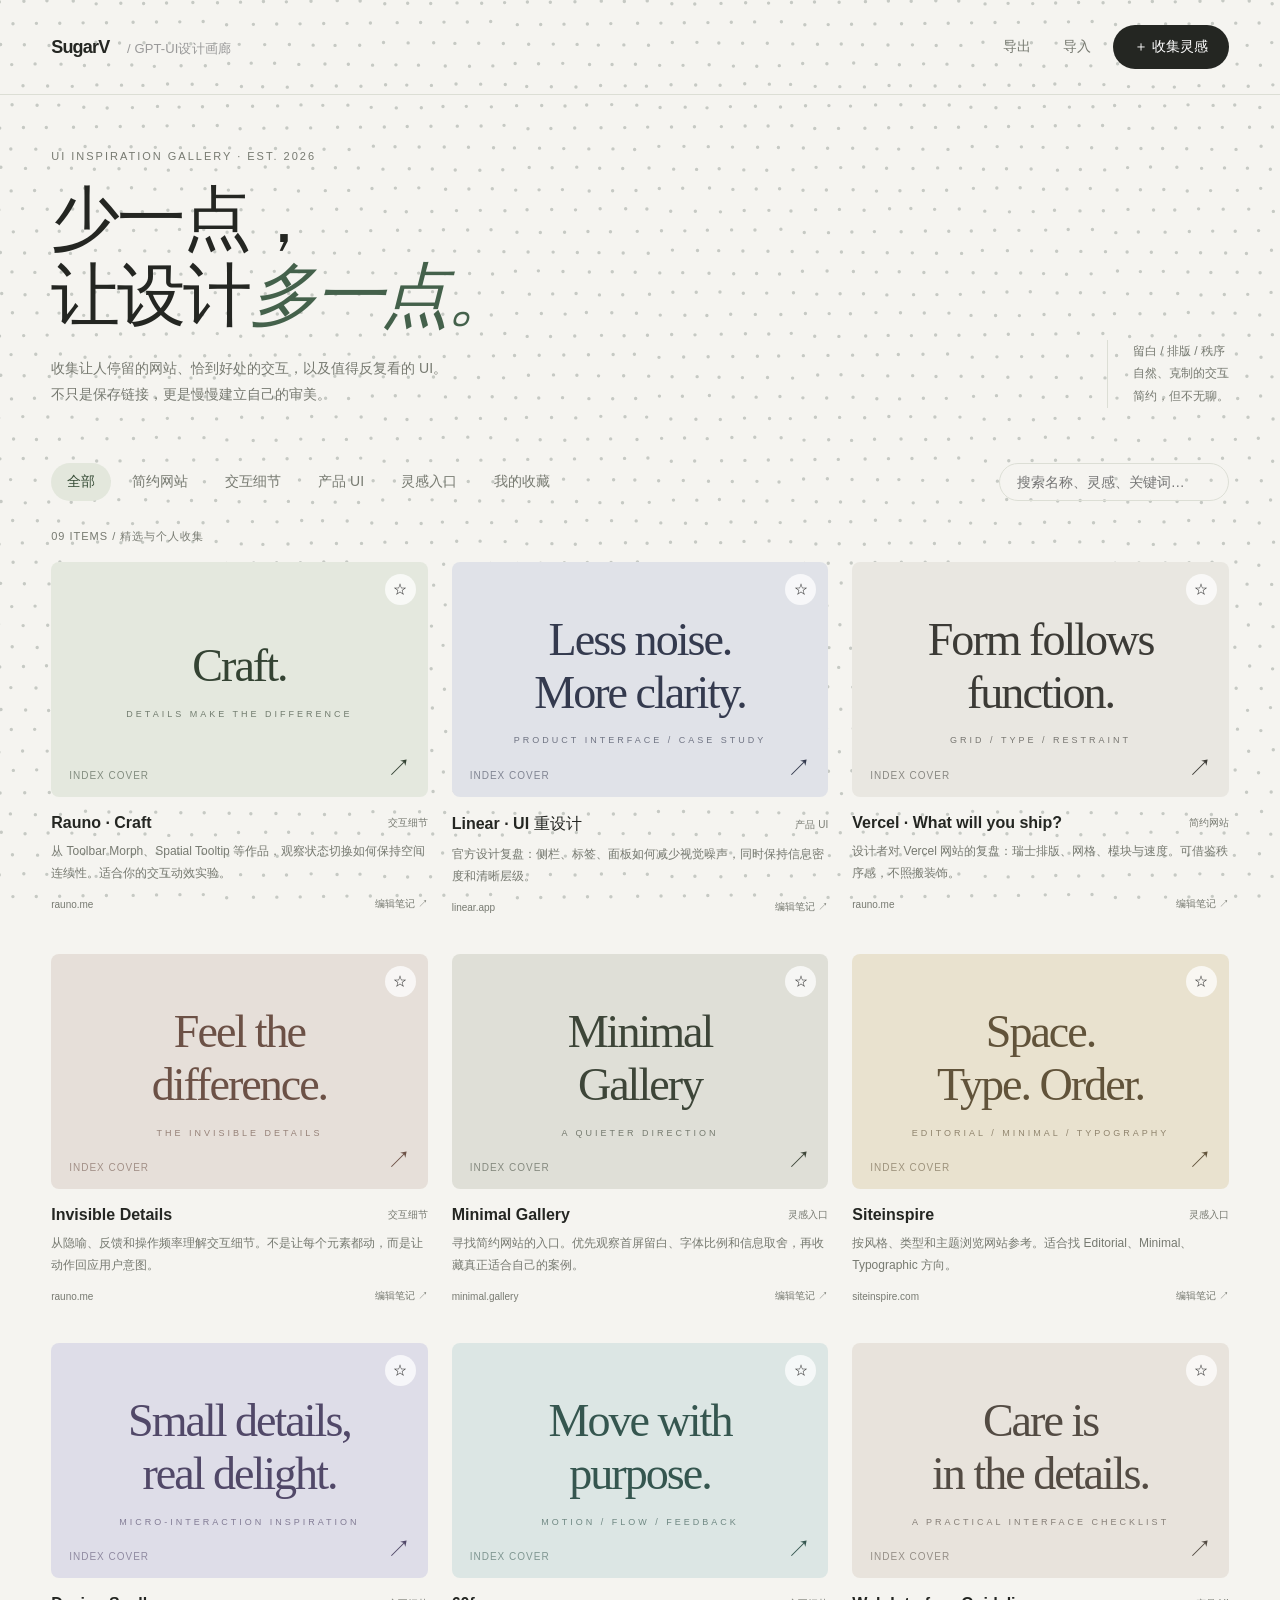
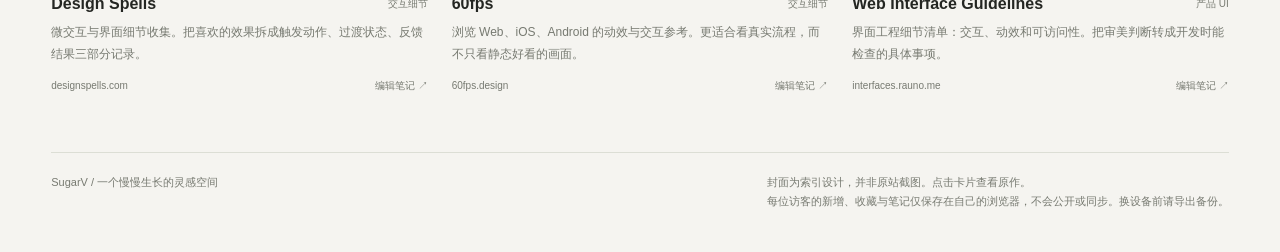
<file: ui-gallery/index.html>
<!doctype html><html lang="zh-CN"><head><meta charset="UTF-8"><meta name="viewport" content="width=device-width,initial-scale=1"><title>GPT-UI设计画廊</title><link rel="stylesheet" href="../particle-background.css?v=20261109-particle-field-bright">
<script type="module" src="../background-controls.js?v=20261109-particle-field-bright"></script>
<style>
:root{--particle-ink:#637166;--particle-opacity:.32;--bg:#f5f4f0;--ink:#242622;--muted:#777a71;--line:#dcded5;--green:#44614b}*{box-sizing:border-box}body{margin:0;background:var(--bg);color:var(--ink);font:14px -apple-system,BlinkMacSystemFont,"Segoe UI","Microsoft YaHei",sans-serif}button,input,select,textarea{font:inherit}button,a,input,select,textarea{-webkit-tap-highlight-color:transparent}button{cursor:pointer}button:focus-visible,a:focus-visible,input:focus-visible{outline:2px solid var(--green);outline-offset:4px}a{color:inherit}header{padding:25px 4vw;border-bottom:1px solid var(--line);display:flex;align-items:center;justify-content:space-between}.brand{font-size:18px;letter-spacing:-.8px;font-weight:650}.brand span{font-weight:400;color:#999;margin-left:14px;font-size:13px;letter-spacing:.1px}.actions{display:flex;gap:12px;align-items:center}.quiet{border:0;background:none;padding:10px;color:var(--muted)}.primary{border:0;background:var(--ink);color:white;padding:13px 21px;border-radius:30px}.primary:hover{background:var(--green)}main{padding:55px 4vw 40px;max-width:1680px;margin:auto}.hero{display:flex;justify-content:space-between;align-items:end;margin-bottom:55px}.eyebrow{font-size:11px;letter-spacing:2px;color:var(--muted)}h1{font-size:clamp(38px,5.4vw,77px);font-weight:450;letter-spacing:-3px;line-height:1.12;margin:18px 0 20px}h1 em{font-family:Georgia,serif;font-weight:400;color:var(--green)}.intro{line-height:1.9;color:var(--muted);margin:0;font-size:14px}.note{max-width:205px;border-left:1px solid var(--line);padding-left:25px;line-height:1.9;color:var(--muted);font-size:12px}.tools{display:flex;justify-content:space-between;gap:15px;margin-bottom:28px;flex-wrap:wrap}.tabs{display:flex;gap:5px;flex-wrap:wrap}.tab{background:none;border:0;border-radius:24px;padding:10px 16px;color:var(--muted)}.tab.active{background:#e3e7dc;color:#344a34}.search{border:1px solid var(--line);border-radius:24px;padding:10px 17px;background:transparent;width:230px}.count{font-size:11px;color:var(--muted);margin:0 0 18px;letter-spacing:1px}.grid{display:grid;grid-template-columns:repeat(3,minmax(0,1fr));gap:36px 24px}.card{min-width:0}.cover{height:235px;border-radius:8px;position:relative;display:flex;flex-direction:column;justify-content:center;align-items:center;text-decoration:none;overflow:hidden;transition:transform .2s;background:var(--tile);color:var(--type)}.cover:hover{transform:translateY(-4px)}.cover .word{font-family:Georgia,serif;font-size:clamp(32px,3.6vw,55px);line-height:1.15;letter-spacing:-2px;text-align:center;max-width:85%;transition:transform .3s}.cover:hover .word{transform:scale(1.04)}.cover .small{margin-top:16px;letter-spacing:3px;font-size:9px;text-transform:uppercase;opacity:.65}.cover .caption{position:absolute;bottom:16px;left:18px;font-size:10px;opacity:.55;letter-spacing:1px}.arrow{position:absolute;right:17px;bottom:13px;font-size:24px;font-weight:200}.cover img{width:100%;height:100%;object-fit:cover;position:absolute;inset:0}.save{position:absolute;top:12px;right:12px;border:0;width:31px;height:31px;background:#ffffffb8;border-radius:50%;color:#333;z-index:2}.save.saved{background:#344c39;color:white}.cover-wrap{position:relative}.title-row{display:flex;justify-content:space-between;align-items:center;margin-top:17px;gap:10px}.title-row h2{font-size:16px;font-weight:550;margin:0}.category{font-size:10px;color:var(--muted);white-space:nowrap}.desc{font-size:12px;line-height:1.8;color:var(--muted);margin:9px 0;min-height:43px}.card-foot{display:flex;align-items:center;justify-content:space-between;font-size:10px;color:var(--muted)}.card-foot button{border:0;background:none;color:var(--muted);padding:4px 0}.empty{grid-column:1/-1;padding:70px;text-align:center;color:var(--muted)}footer{margin-top:55px;border-top:1px solid var(--line);padding-top:20px;display:flex;justify-content:space-between;color:var(--muted);font-size:11px;gap:20px;line-height:1.8}dialog{border:1px solid var(--line);border-radius:16px;background:var(--bg);width:500px;max-width:92vw;padding:30px}dialog::backdrop{background:#1116;backdrop-filter:blur(5px)}dialog h2{font-weight:450;margin-top:0}label{display:block;font-size:12px;color:var(--muted);margin:17px 0 6px}dialog input,dialog select,dialog textarea{width:100%;padding:11px;border:1px solid var(--line);border-radius:5px;background:white;color:var(--ink)}dialog textarea{height:80px;resize:vertical}.modal-actions{display:flex;justify-content:end;gap:10px;margin-top:24px}.toast{position:fixed;bottom:25px;left:50%;transform:translateX(-50%);padding:12px 20px;background:var(--ink);color:white;border-radius:24px;z-index:10;font-size:12px}.hidden{display:none}#import{display:none}@media(max-width:900px){.grid{grid-template-columns:repeat(2,minmax(0,1fr))}.note{display:none}.cover{height:220px}h1{letter-spacing:-2px}}@media(max-width:580px){header{padding:18px 5vw}.brand span{display:none}main{padding:34px 5vw}.hero{margin-bottom:30px}h1{font-size:43px}.grid{grid-template-columns:1fr;gap:28px}.cover{height:240px}.search{width:100%}.tab{padding:9px 12px}.actions{gap:2px}.actions .quiet{font-size:11px;padding:8px}.primary{padding:11px 15px}.intro{font-size:12px}.hero br{display:none}footer{flex-direction:column}.desc{min-height:0}}@media(prefers-reduced-motion:reduce){*{transition:none!important}}
</style></head><body>
<div class="ambient" aria-hidden="true"><canvas id="particle-background"></canvas></div>
<header><div class="brand"><a href="../" style="text-decoration:none" aria-label="返回作品集">SugarV</a><span> / GPT-UI设计画廊</span></div><div class="actions"><button class="quiet" id="export">导出</button><button class="quiet" id="importButton">导入</button><button class="primary" id="add">＋ 收集灵感</button><input id="import" type="file" accept="application/json"></div></header><main><section class="hero"><div><div class="eyebrow">UI INSPIRATION GALLERY · EST. 2026</div><h1>少一点，<br>让设计<em>多一点。</em></h1><p class="intro">收集让人停留的网站、恰到好处的交互，以及值得反复看的 UI。<br>不只是保存链接，更是慢慢建立自己的审美。</p></div><div class="note">留白 / 排版 / 秩序<br>自然、克制的交互<br>简约，但不无聊。</div></section><section class="tools"><div class="tabs" id="tabs"></div><input id="search" class="search" placeholder="搜索名称、灵感、关键词…" aria-label="搜索灵感"></section><p class="count" id="count"></p><div class="grid" id="grid"></div><footer><span>SugarV / 一个慢慢生长的灵感空间</span><span>封面为索引设计，并非原站截图。点击卡片查看原作。<br>每位访客的新增、收藏与笔记仅保存在自己的浏览器，不会公开或同步。换设备前请导出备份。</span></footer></main><dialog id="dialog"><form id="form"><h2 id="modalTitle">收集一个好设计</h2><input type="hidden" id="editId"><label for="name">名称</label><input id="name" required maxlength="80" placeholder="这个案例叫什么？"><label for="url">原站链接</label><input id="url" type="url" required placeholder="https://"><label for="category">分类</label><select id="category"><option>简约网站</option><option>交互细节</option><option>产品 UI</option><option>灵感入口</option></select><label for="description">为什么喜欢 / 想借鉴什么</label><textarea id="description" maxlength="500" placeholder="比如：大留白、清晰的字体层级、自然的悬停反馈…"></textarea><label for="image">预览图链接（可选）</label><input id="image" type="url" placeholder="你有权使用的图片 URL"><div class="modal-actions"><button type="button" class="quiet" id="cancel">取消</button><button type="submit" class="primary">保存灵感</button></div></form></dialog><div id="toast" class="toast hidden" role="status"></div><script>
const seeds=[
{id:'rauno',name:'Rauno · Craft',word:'Craft.',category:'交互细节',url:'https://rauno.me/craft',description:'从 Toolbar Morph、Spatial Tooltip 等作品，观察状态切换如何保持空间连续性。适合你的交互动效实验。',small:'details make the difference',color:'#e4e8de',type:'#344333'},
{id:'linear',name:'Linear · UI 重设计',word:'Less noise.\nMore clarity.',category:'产品 UI',url:'https://linear.app/now/how-we-redesigned-the-linear-ui',description:'官方设计复盘：侧栏、标签、面板如何减少视觉噪声，同时保持信息密度和清晰层级。',small:'product interface / case study',color:'#e0e2e8',type:'#343a4e'},
{id:'vercel',name:'Vercel · What will you ship?',word:'Form follows\nfunction.',category:'简约网站',url:'https://rauno.me/craft/vercel',description:'设计者对 Vercel 网站的复盘：瑞士排版、网格、模块与速度。可借鉴秩序感，不照搬装饰。',small:'grid / type / restraint',color:'#e9e7e1',type:'#3c3b36'},
{id:'invisible',name:'Invisible Details',word:'Feel the\ndifference.',category:'交互细节',url:'https://rauno.me/craft/interaction-design',description:'从隐喻、反馈和操作频率理解交互细节。不是让每个元素都动，而是让动作回应用户意图。',small:'the invisible details',color:'#e6dfd9',type:'#6c5146'},
{id:'minimal',name:'Minimal Gallery',word:'Minimal\nGallery',category:'灵感入口',url:'https://minimal.gallery/',description:'寻找简约网站的入口。优先观察首屏留白、字体比例和信息取舍，再收藏真正适合自己的案例。',small:'a quieter direction',color:'#dfdfd7',type:'#3d4538'},
{id:'siteinspire',name:'Siteinspire',word:'Space.\nType. Order.',category:'灵感入口',url:'https://www.siteinspire.com/',description:'按风格、类型和主题浏览网站参考。适合找 Editorial、Minimal、Typographic 方向。',small:'editorial / minimal / typography',color:'#e9e2cf',type:'#61533a'},
{id:'spells',name:'Design Spells',word:'Small details,\nreal delight.',category:'交互细节',url:'https://www.designspells.com/',description:'微交互与界面细节收集。把喜欢的效果拆成触发动作、过渡状态、反馈结果三部分记录。',small:'micro-interaction inspiration',color:'#dedde8',type:'#514868'},
{id:'60fps',name:'60fps',word:'Move with\npurpose.',category:'交互细节',url:'https://60fps.design/',description:'浏览 Web、iOS、Android 的动效与交互参考。更适合看真实流程，而不只看静态好看的画面。',small:'motion / flow / feedback',color:'#dce6e4',type:'#35564f'},
{id:'guidelines',name:'Web Interface Guidelines',word:'Care is\nin the details.',category:'产品 UI',url:'https://interfaces.rauno.me/',description:'界面工程细节清单：交互、动效和可访问性。把审美判断转成开发时能检查的具体事项。',small:'a practical interface checklist',color:'#e8e3dc',type:'#534b43'}
];
const key='sugarv-ui-gallery-v1';let state={items:seeds,favorites:[]};try{const saved=JSON.parse(localStorage.getItem(key));if(saved&&Array.isArray(saved.items)&&Array.isArray(saved.favorites))state=saved}catch{}let filter='全部',query='';const $=s=>document.querySelector(s);const safeUrl=u=>{try{const x=new URL(u);return ['https:','http:'].includes(x.protocol)?x.href:''}catch{return ''}};function persist(){try{localStorage.setItem(key,JSON.stringify(state));return true}catch{toast('保存失败，请先导出备份');return false}}function toast(t){$('#toast').textContent=t;$('#toast').classList.remove('hidden');setTimeout(()=>$('#toast').classList.add('hidden'),2600)}
function render(){const tabs=['全部','简约网站','交互细节','产品 UI','灵感入口','我的收藏'];$('#tabs').replaceChildren(...tabs.map(t=>{let b=document.createElement('button');b.className='tab'+(filter===t?' active':'');b.textContent=t;b.onclick=()=>{filter=t;render()};return b}));const list=state.items.filter(x=>(filter==='全部'||filter==='我的收藏'&&state.favorites.includes(x.id)||x.category===filter)&&[x.name,x.description,x.category].join(' ').toLowerCase().includes(query));$('#count').textContent=String(list.length).padStart(2,'0')+' ITEMS / '+(filter==='全部'?'精选与个人收集':filter);$('#grid').replaceChildren();for(const x of list){const c=document.createElement('article');c.className='card';const wrap=document.createElement('div');wrap.className='cover-wrap';const a=document.createElement('a');a.className='cover';a.href=safeUrl(x.url)||'#';a.target='_blank';a.rel='noopener noreferrer';a.style.setProperty('--tile',x.color||'#e4e8de');a.style.setProperty('--type',x.type||'#344333');a.setAttribute('aria-label','打开 '+x.name);const w=document.createElement('span');w.className='word';w.textContent=x.word||x.name;w.style.whiteSpace='pre-line';const sm=document.createElement('span');sm.className='small';sm.textContent=x.small||'personal collection';a.append(w,sm);if(safeUrl(x.image)){let im=document.createElement('img');im.src=x.image;im.alt=x.name+' 预览';im.loading='lazy';im.onerror=()=>im.remove();a.append(im)}const cap=document.createElement('span');cap.className='caption';cap.textContent=x.image?'预览图':'INDEX COVER';const ar=document.createElement('span');ar.className='arrow';ar.textContent='↗';a.append(cap,ar);const b=document.createElement('button');b.className='save'+(state.favorites.includes(x.id)?' saved':'');b.textContent=state.favorites.includes(x.id)?'★':'☆';b.setAttribute('aria-label','收藏 '+x.name);b.onclick=()=>{state.favorites=state.favorites.includes(x.id)?state.favorites.filter(v=>v!==x.id):[...state.favorites,x.id];persist();render()};wrap.append(a,b);const row=document.createElement('div');row.className='title-row';const h=document.createElement('h2');h.textContent=x.name;const tag=document.createElement('span');tag.className='category';tag.textContent=x.category;row.append(h,tag);const desc=document.createElement('p');desc.className='desc';desc.textContent=x.description;const foot=document.createElement('div');foot.className='card-foot';const domain=document.createElement('span');try{domain.textContent=new URL(x.url).hostname.replace(/^www\./,'')}catch{domain.textContent='链接待检查'}const edit=document.createElement('button');edit.textContent='编辑笔记 ↗';edit.onclick=()=>openForm(x);foot.append(domain,edit);c.append(wrap,row,desc,foot);$('#grid').append(c)}if(!list.length){const e=document.createElement('p');e.className='empty';e.textContent='这里还很安静。换个关键词，或收集你的第一个灵感。';$('#grid').append(e)}}
function openForm(x){$('#form').reset();$('#editId').value=x?.id||'';$('#modalTitle').textContent=x?'编辑灵感':'收集一个好设计';for(const f of ['name','url','category','description','image'])if(x?.[f])$('#'+f).value=x[f];$('#dialog').showModal()}
$('#add').onclick=()=>openForm();$('#cancel').onclick=()=>$('#dialog').close();$('#search').oninput=e=>{query=e.target.value.toLowerCase().trim();render()};$('#form').onsubmit=e=>{e.preventDefault();const id=$('#editId').value;const item=state.items.find(x=>x.id===id)||{id:crypto.randomUUID()};if(!safeUrl($('#url').value)||($('#image').value&&!safeUrl($('#image').value))){toast('请使用 http 或 https 链接');return}for(const f of ['name','url','category','description','image'])item[f]=$('#'+f).value.trim();if(!id)state.items.unshift(item);persist();$('#dialog').close();filter='全部';render();toast('已保存到此浏览器')};$('#export').onclick=()=>{let a=document.createElement('a');a.href=URL.createObjectURL(new Blob([JSON.stringify(state,null,2)],{type:'application/json'}));a.download='SugarV-UI-灵感备份.json';a.click();setTimeout(()=>URL.revokeObjectURL(a.href),1000);toast('已导出收藏与笔记')};$('#importButton').onclick=()=>$('#import').click();$('#import').onchange=async e=>{try{const data=JSON.parse(await e.target.files[0].text());if(!Array.isArray(data.items)||!Array.isArray(data.favorites)||data.items.length>5000||data.items.some(x=>typeof x.id!=='string'||typeof x.name!=='string'||!safeUrl(x.url)))throw Error();let existing=new Set(state.items.map(x=>x.id));state.items.push(...data.items.filter(x=>!existing.has(x.id)));state.favorites=[...new Set([...state.favorites,...data.favorites.filter(x=>typeof x==='string')])];persist();render();toast('已合并导入，保留现有笔记')}catch{toast('无法导入，请选择有效的画廊备份 JSON')}e.target.value=''};render();
</script></body></html>
</file>
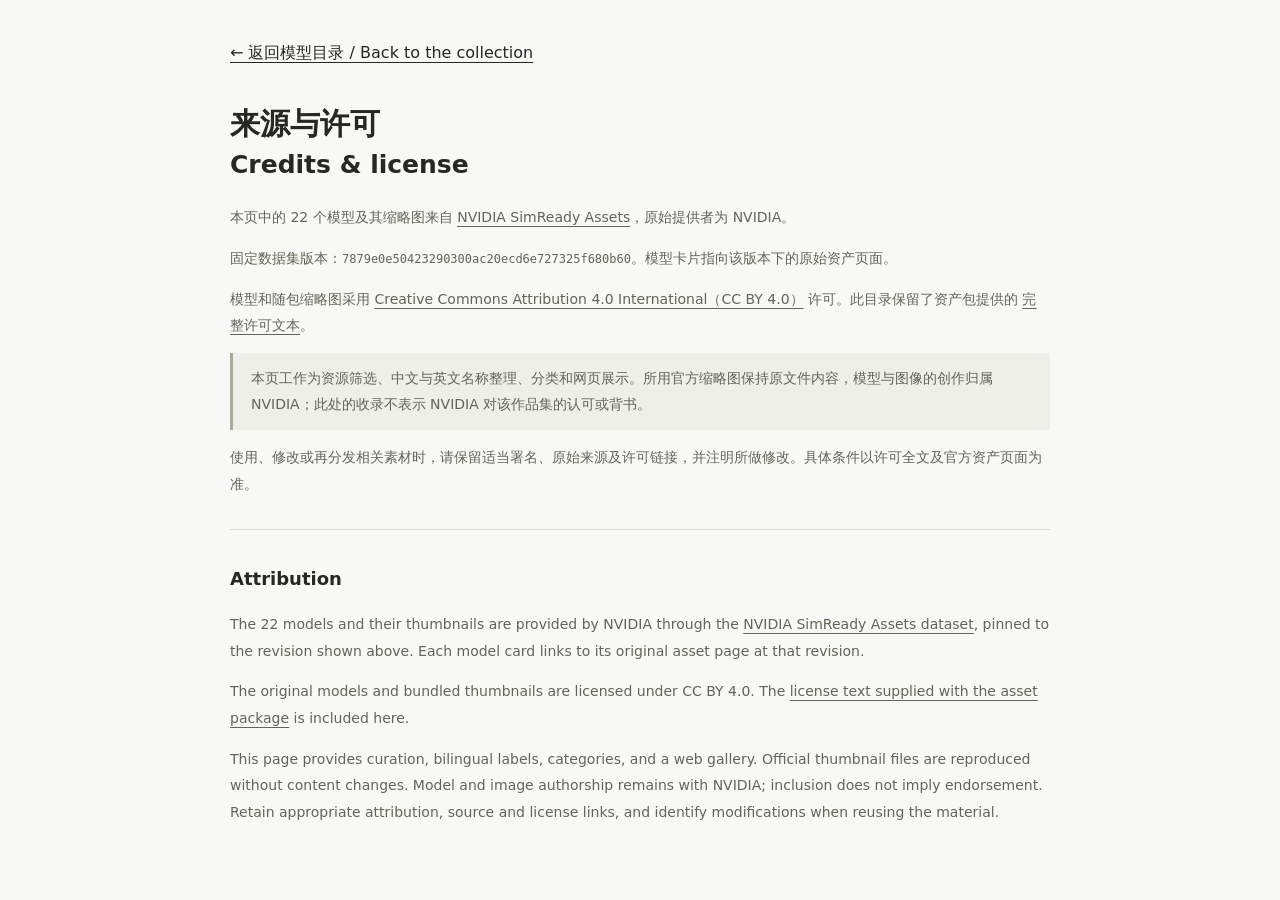
<file: factory-models/credits.html>
<!doctype html>
<html lang="zh-CN">
<head>
<link rel="icon" href="data:image/svg+xml,%3Csvg xmlns='http://www.w3.org/2000/svg' viewBox='0 0 24 24'%3E%3Crect x='1' y='1' width='22' height='22' rx='6' fill='%23191a1b'/%3E%3Cpath d='M6.8 6.8h4v4h-4zm6.4 0h4v4h-4zm-6.4 6.4h4v4h-4zm6.4 0h4v4h-4z' fill='white'/%3E%3C/svg%3E"><meta charset="utf-8"><meta name="viewport" content="width=device-width,initial-scale=1"><title>来源与许可 · 工厂模型目录</title><style>body{font-family:system-ui,-apple-system,"Segoe UI","Microsoft YaHei",sans-serif;background:#f8f8f6;color:#272723;margin:0;line-height:1.9}main{max-width:820px;margin:auto;padding:38px 24px 60px}a{color:inherit;text-underline-offset:4px}h1{font-size:30px;line-height:1.3;margin:36px 0 22px}h2{font-size:18px;margin-top:30px}p,li{font-size:14px;color:#64645b}code{overflow-wrap:anywhere;font-size:12px}.note{border-left:3px solid #aaa99d;padding:12px 18px;background:#efefe9}hr{border:0;border-top:1px solid #dddcd2;margin:32px 0}</style></head>
<body><main>
<a href="./">← 返回模型目录 / Back to the collection</a>
<h1>来源与许可<br><small lang="en">Credits & license</small></h1>
<p>本页中的 22 个模型及其缩略图来自 <a href="https://huggingface.co/datasets/nvidia/simready-assets" target="_blank" rel="noopener noreferrer">NVIDIA SimReady Assets</a>，原始提供者为 NVIDIA。</p>
<p>固定数据集版本：<code>7879e0e50423290300ac20ecd6e727325f680b60</code>。模型卡片指向该版本下的原始资产页面。</p>
<p>模型和随包缩略图采用 <a href="https://creativecommons.org/licenses/by/4.0/" target="_blank" rel="noopener noreferrer">Creative Commons Attribution 4.0 International（CC BY 4.0）</a> 许可。此目录保留了资产包提供的 <a href="CC-BY-4.0.txt">完整许可文本</a>。</p>
<p class="note">本页工作为资源筛选、中文与英文名称整理、分类和网页展示。所用官方缩略图保持原文件内容，模型与图像的创作归属 NVIDIA；此处的收录不表示 NVIDIA 对该作品集的认可或背书。</p>
<p>使用、修改或再分发相关素材时，请保留适当署名、原始来源及许可链接，并注明所做修改。具体条件以许可全文及官方资产页面为准。</p>
<hr>
<section lang="en">
<h2>Attribution</h2>
<p>The 22 models and their thumbnails are provided by NVIDIA through the <a href="https://huggingface.co/datasets/nvidia/simready-assets">NVIDIA SimReady Assets dataset</a>, pinned to the revision shown above. Each model card links to its original asset page at that revision.</p>
<p>The original models and bundled thumbnails are licensed under CC BY 4.0. The <a href="CC-BY-4.0.txt">license text supplied with the asset package</a> is included here.</p>
<p>This page provides curation, bilingual labels, categories, and a web gallery. Official thumbnail files are reproduced without content changes. Model and image authorship remains with NVIDIA; inclusion does not imply endorsement. Retain appropriate attribution, source and license links, and identify modifications when reusing the material.</p>
</section>
</main></body></html>
</file>
<file: particle-background.css>
/* Shared full-viewport particle layer. The canvas never captures page input. */
body { isolation: isolate; }
.ambient {
  position: fixed;
  inset: 0;
  z-index: -1;
  overflow: hidden;
  pointer-events: none;
  contain: strict;
}
#particle-background {
  display: block;
  width: 100%;
  height: 100%;
  color: var(--particle-ink, #9dbfc0);
  opacity: var(--particle-opacity, .56);
  pointer-events: none;
}
</file>
